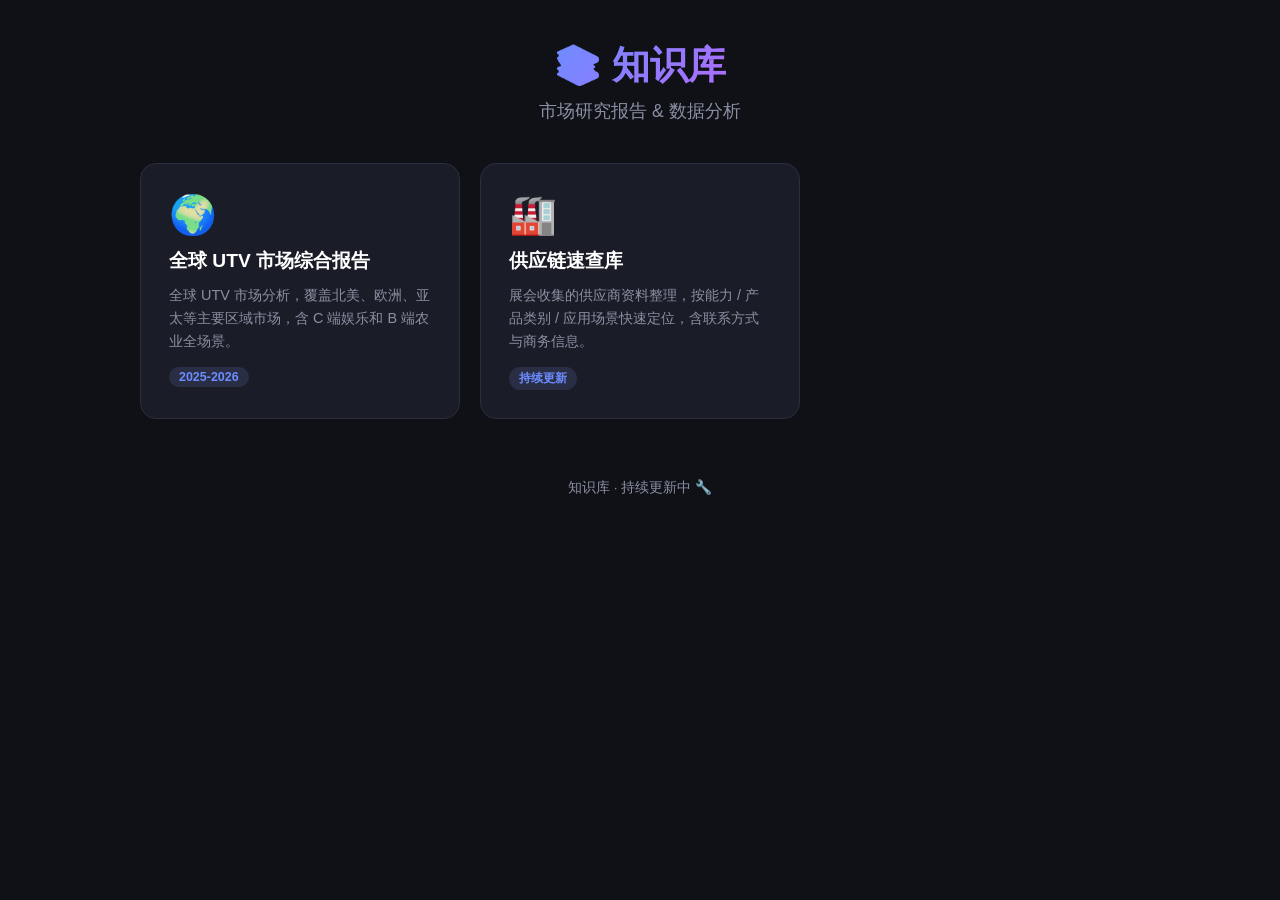
<file: index.html>
﻿<!DOCTYPE html>
<html lang="zh-CN">
<head>
<meta charset="UTF-8">
<meta name="viewport" content="width=device-width, initial-scale=1.0">
<title>📚 知识库 - Knowledge Base</title>
<style>
  :root {
    --bg: #0f1117;
    --card: #1a1d27;
    --border: #2a2e3d;
    --text: #e4e6f0;
    --text-dim: #8b8fa3;
    --accent: #6c8cff;
    --radius: 16px;
  }
  * { margin: 0; padding: 0; box-sizing: border-box; }
  body {
    font-family: -apple-system, BlinkMacSystemFont, 'Segoe UI', 'PingFang SC', 'Microsoft YaHei', sans-serif;
    background: var(--bg);
    color: var(--text);
    min-height: 100vh;
    display: flex;
    flex-direction: column;
    align-items: center;
    padding: 40px 20px;
  }
  h1 {
    font-size: 2.4em;
    font-weight: 800;
    margin-bottom: 8px;
    background: linear-gradient(135deg, #6c8cff, #b06cff);
    -webkit-background-clip: text;
    -webkit-text-fill-color: transparent;
  }
  .subtitle { color: var(--text-dim); margin-bottom: 40px; font-size: 1.1em; }
  .grid {
    display: grid;
    grid-template-columns: repeat(auto-fill, minmax(300px, 1fr));
    gap: 20px;
    width: 100%;
    max-width: 1000px;
  }
  .card {
    background: var(--card);
    border: 1px solid var(--border);
    border-radius: var(--radius);
    padding: 28px;
    text-decoration: none;
    color: var(--text);
    transition: transform 0.2s, border-color 0.2s, box-shadow 0.2s;
    display: flex;
    flex-direction: column;
    gap: 10px;
  }
  .card:hover {
    transform: translateY(-4px);
    border-color: var(--accent);
    box-shadow: 0 8px 32px rgba(108,140,255,0.15);
  }
  .card .icon { font-size: 2.4em; }
  .card .title { font-size: 1.2em; font-weight: 700; color: #fff; }
  .card .desc { color: var(--text-dim); font-size: 0.9em; line-height: 1.6; }
  .card .tag {
    display: inline-block;
    background: #2a2e45;
    color: var(--accent);
    padding: 3px 10px;
    border-radius: 20px;
    font-size: 0.78em;
    font-weight: 600;
    width: fit-content;
    margin-top: 4px;
  }
  footer {
    margin-top: 60px;
    color: var(--text-dim);
    font-size: 0.85em;
  }
</style>
</head>
<body>

<h1>📚 知识库</h1>
<p class="subtitle">市场研究报告 & 数据分析</p>

<div class="grid">

  <a class="card" href="utv-global-market-report.html">
    <div class="icon">🌍</div>
    <div class="title">全球 UTV 市场综合报告</div>
    <div class="desc">全球 UTV 市场分析，覆盖北美、欧洲、亚太等主要区域市场，含 C 端娱乐和 B 端农业全场景。</div>
    <div class="tag">2025-2026</div>
  </a>

  <a class="card" href="supply-chain/index.html">
    <div class="icon">🏭</div>
    <div class="title">供应链速查库</div>
    <div class="desc">展会收集的供应商资料整理，按能力 / 产品类别 / 应用场景快速定位，含联系方式与商务信息。</div>
    <div class="tag">持续更新</div>
  </a>

</div>

<footer>
  <p>知识库 · 持续更新中 🔧</p>
</footer>

</body>
</html>
</file>
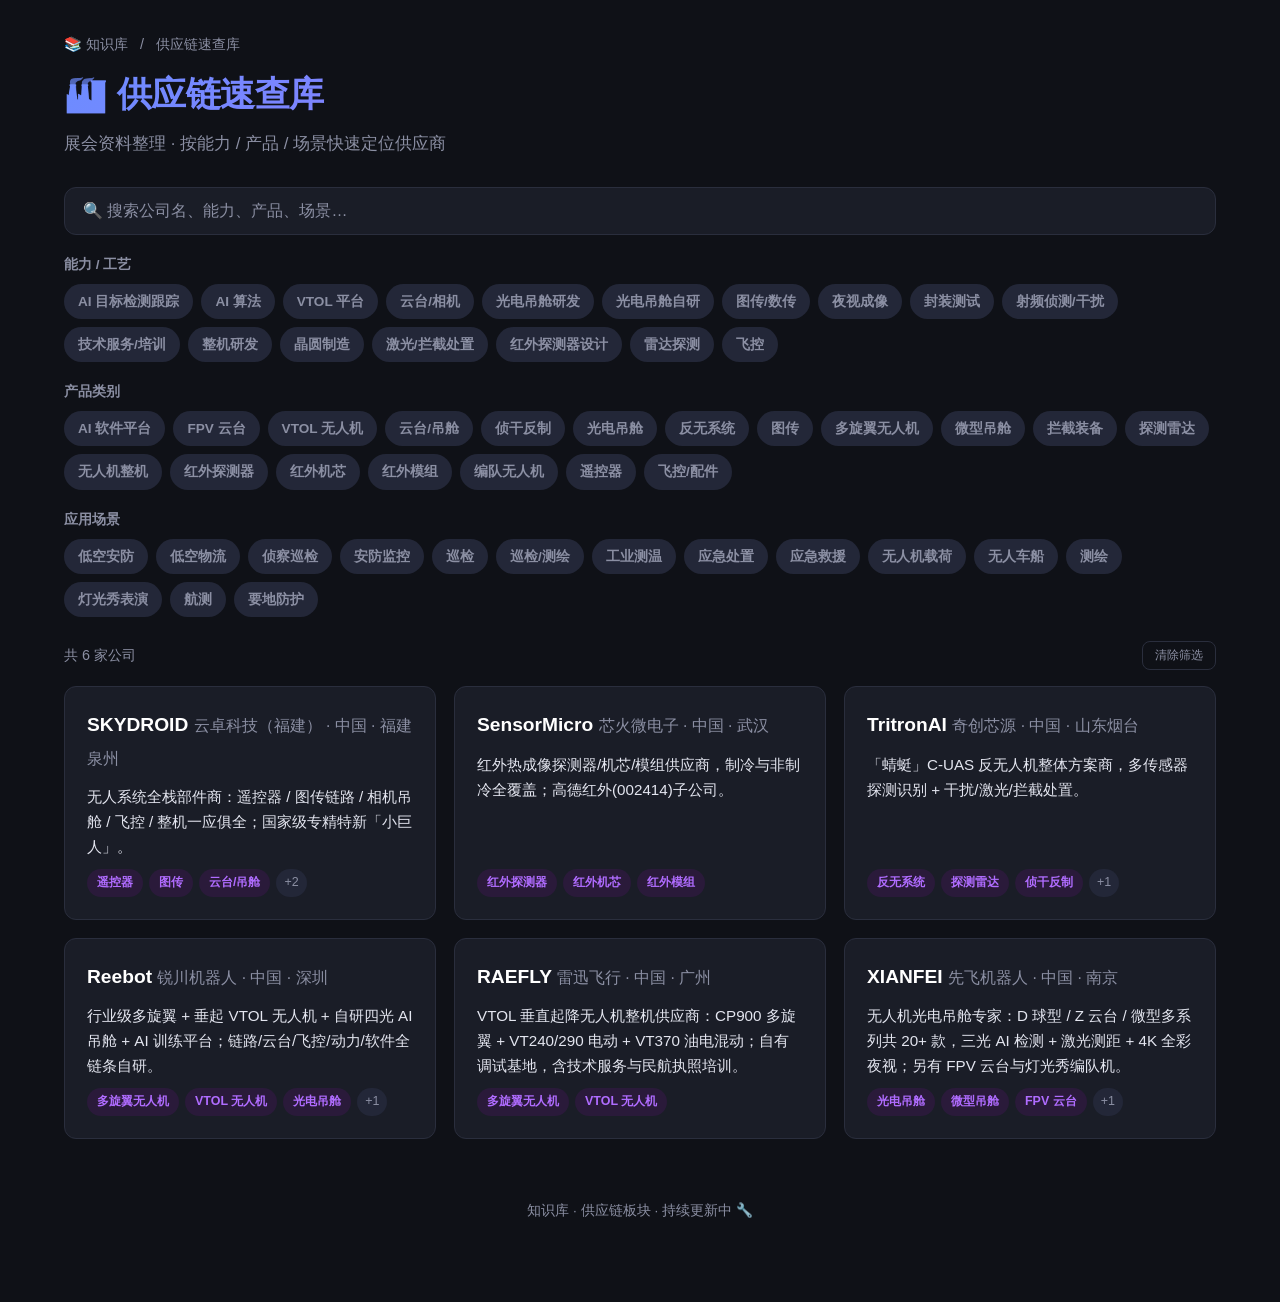
<file: supply-chain/index.html>
<!DOCTYPE html>
<html lang="zh-CN">
<head>
<meta charset="UTF-8">
<meta name="viewport" content="width=device-width, initial-scale=1.0">
<title>🏭 供应链速查库 - Knowledge Base</title>
<link rel="stylesheet" href="style.css">
</head>
<body>
<div class="container">

  <div class="topbar">
    <a href="../index.html">📚 知识库</a>
    <span>/</span>
    <span>供应链速查库</span>
  </div>

  <h1>🏭 供应链速查库</h1>
  <p class="subtitle">展会资料整理 · 按能力 / 产品 / 场景快速定位供应商</p>

  <!-- 搜索 -->
  <input type="text" id="search" class="search-box" placeholder="🔍 搜索公司名、能力、产品、场景…">

  <!-- 三类筛选 -->
  <div class="filter-group">
    <span class="flabel">能力 / 工艺</span>
    <div class="chips" id="filter-capabilities"></div>
  </div>
  <div class="filter-group">
    <span class="flabel">产品类别</span>
    <div class="chips" id="filter-categories"></div>
  </div>
  <div class="filter-group">
    <span class="flabel">应用场景</span>
    <div class="chips" id="filter-scenarios"></div>
  </div>

  <div class="result-bar">
    <span id="result-count"></span>
    <button class="btn-clear" id="clear-btn">清除筛选</button>
  </div>

  <!-- 公司卡片 -->
  <div class="grid" id="grid"></div>

  <footer>知识库 · 供应链板块 · 持续更新中 🔧</footer>
</div>

<script src="companies.js"></script>
<script>
  // 选中的筛选标签（按维度分组）
  const selected = { capabilities: new Set(), categories: new Set(), scenarios: new Set() };
  const facets = [
    { key: "capabilities", el: "filter-capabilities", cls: "cap" },
    { key: "categories",   el: "filter-categories",   cls: "cat" },
    { key: "scenarios",    el: "filter-scenarios",    cls: "scn" }
  ];

  // 从所有公司汇总每个维度的唯一标签，渲染筛选 chip
  function buildFilters() {
    facets.forEach(f => {
      const all = new Set();
      COMPANIES.forEach(c => (c[f.key] || []).forEach(t => all.add(t)));
      const box = document.getElementById(f.el);
      box.innerHTML = "";
      [...all].sort().forEach(tag => {
        const chip = document.createElement("span");
        chip.className = "chip";
        chip.textContent = tag;
        chip.onclick = () => {
          if (selected[f.key].has(tag)) { selected[f.key].delete(tag); chip.classList.remove("active"); }
          else { selected[f.key].add(tag); chip.classList.add("active"); }
          render();
        };
        box.appendChild(chip);
      });
    });
  }

  // 判断一家公司是否命中当前筛选 + 搜索
  function matches(c) {
    // 标签：每个维度内做交集（选了的标签都要满足）
    for (const f of facets) {
      for (const tag of selected[f.key]) {
        if (!(c[f.key] || []).includes(tag)) return false;
      }
    }
    // 搜索：匹配公司名/中文名/简介/所有标签
    const q = document.getElementById("search").value.trim().toLowerCase();
    if (q) {
      const hay = [c.name, c.nameZh, c.summary, c.region,
                   ...(c.capabilities||[]), ...(c.categories||[]), ...(c.scenarios||[])]
                   .join(" ").toLowerCase();
      if (!hay.includes(q)) return false;
    }
    return true;
  }

  function render() {
    const grid = document.getElementById("grid");
    const list = COMPANIES.filter(matches);
    document.getElementById("result-count").textContent = `共 ${list.length} 家公司`;
    grid.innerHTML = "";
    if (list.length === 0) {
      grid.innerHTML = '<div class="no-result">没有匹配的公司，试试减少筛选条件。</div>';
      return;
    }
    list.forEach(c => {
      const a = document.createElement("a");
      a.className = "company-card";
      a.href = c.detail;
      // 卡片只展示「产品类别」标签（最多 3 个），其余维度用于筛选/详情页
      const cats = c.categories || [];
      const shownTags = cats.slice(0, 3).map(t => `<span class="tag cat">${t}</span>`).join("");
      const moreTag = cats.length > 3 ? `<span class="tag-more">+${cats.length - 3}</span>` : "";
      a.innerHTML = `
        <div class="cc-name">${c.name} <span class="cc-region">${c.nameZh ? c.nameZh + " · " : ""}${c.region || ""}</span></div>
        <div class="cc-summary">${c.summary || ""}</div>
        <div class="tags">${shownTags}${moreTag}</div>`;
      grid.appendChild(a);
    });
  }

  document.getElementById("search").addEventListener("input", render);
  document.getElementById("clear-btn").addEventListener("click", () => {
    facets.forEach(f => selected[f.key].clear());
    document.querySelectorAll(".chip.active").forEach(ch => ch.classList.remove("active"));
    document.getElementById("search").value = "";
    render();
  });

  buildFilters();
  render();
</script>
</body>
</html>
</file>
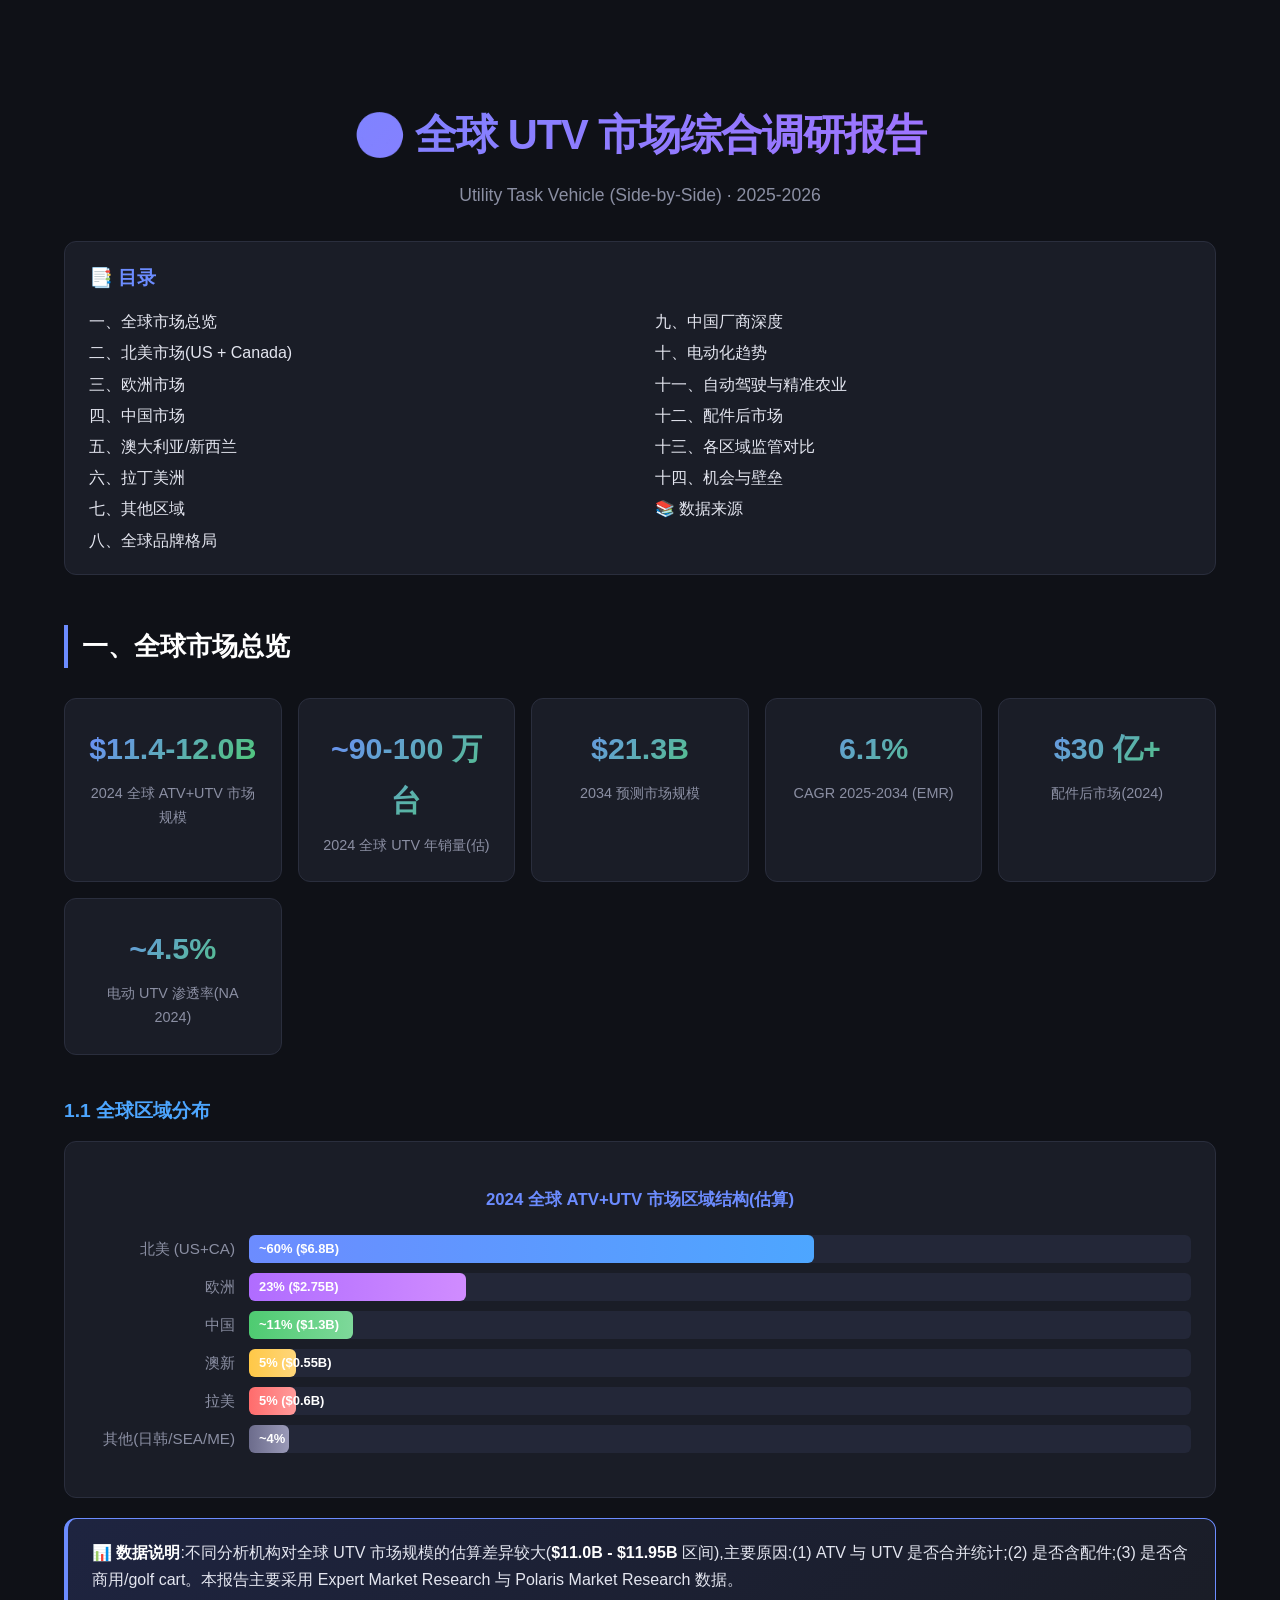
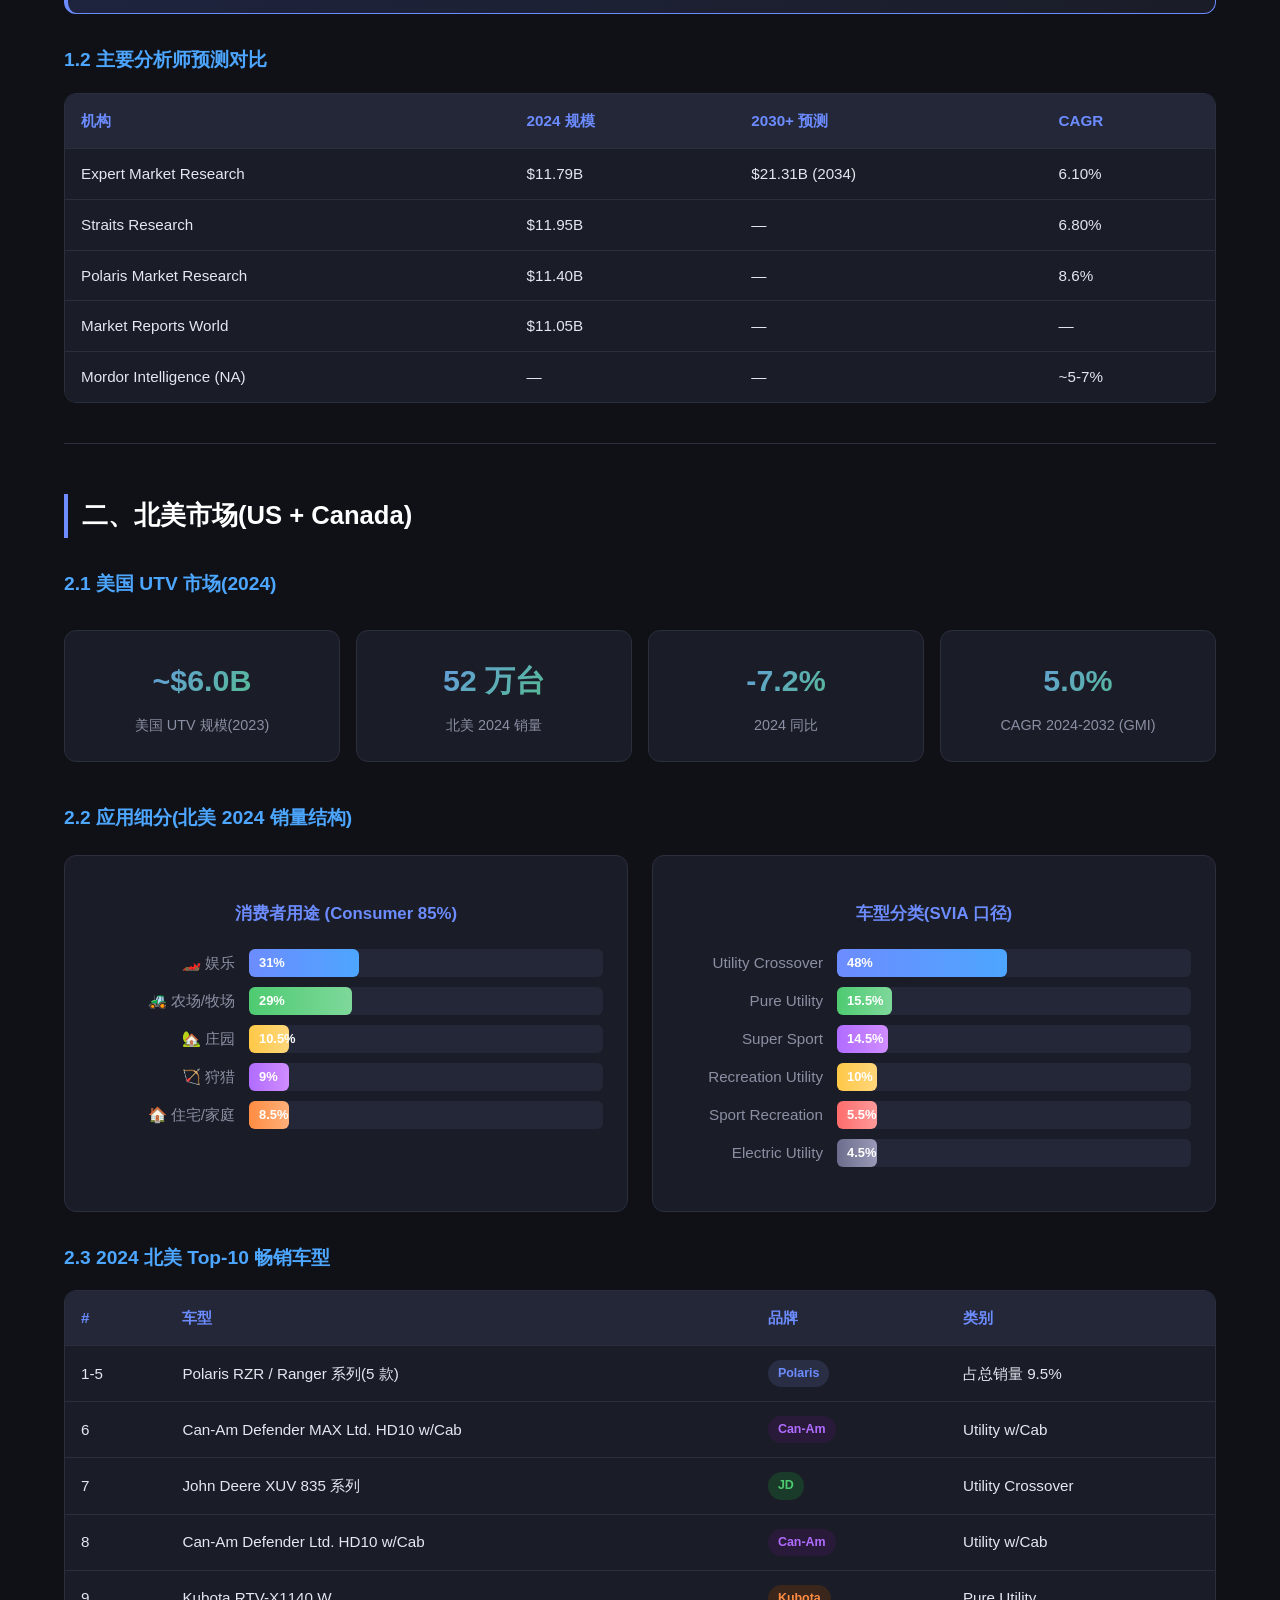
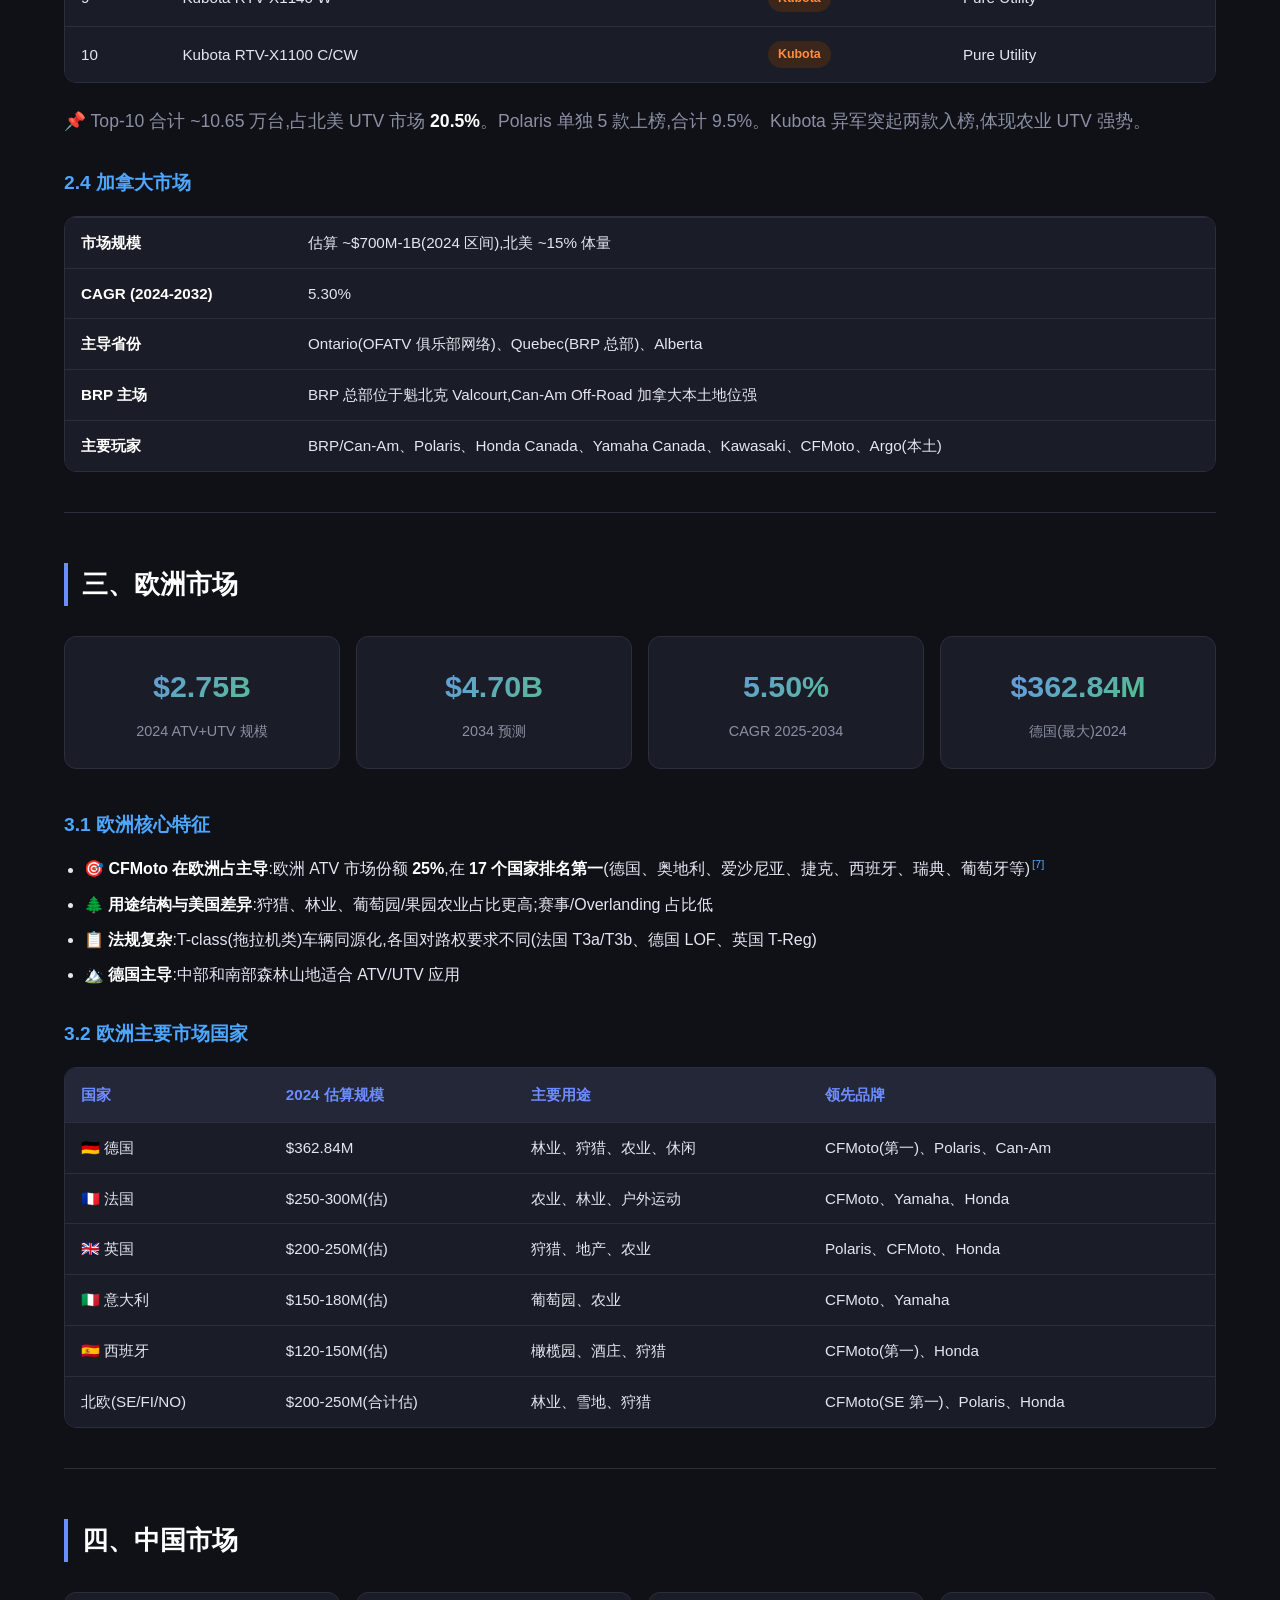
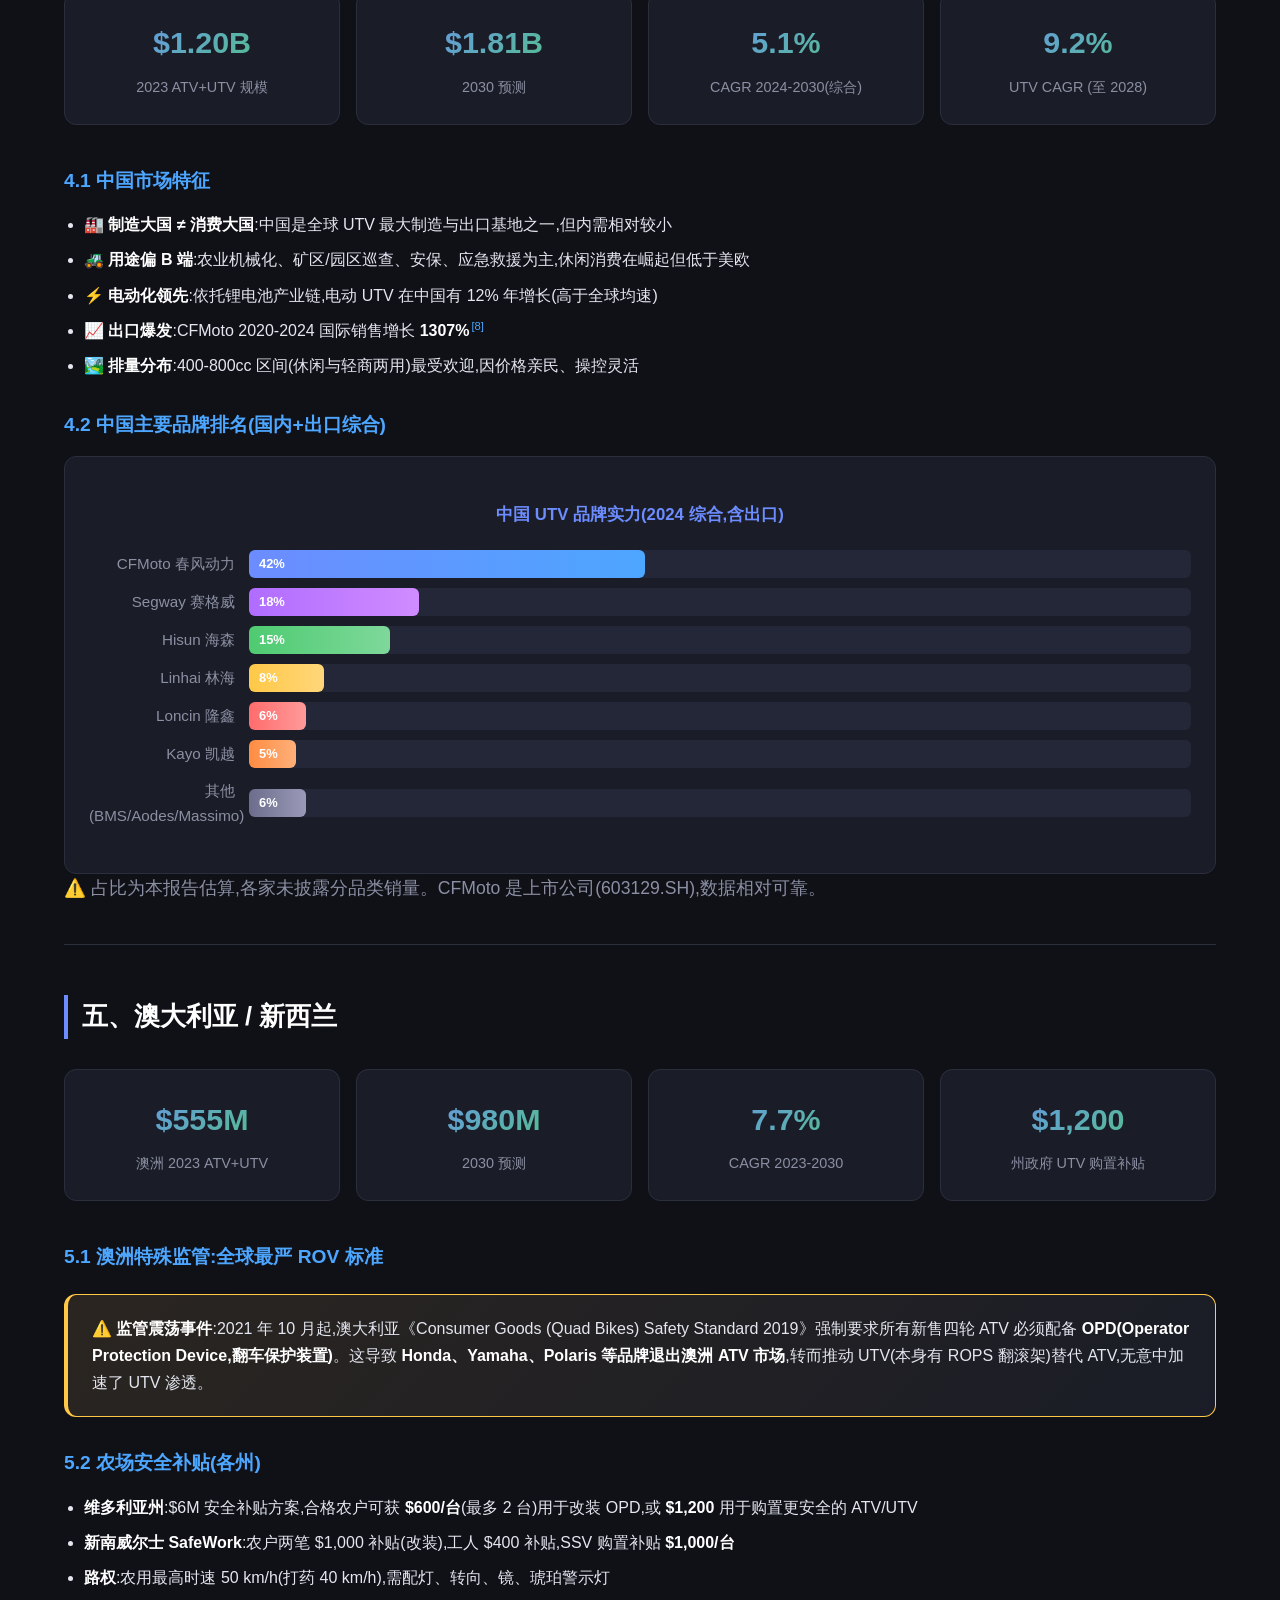
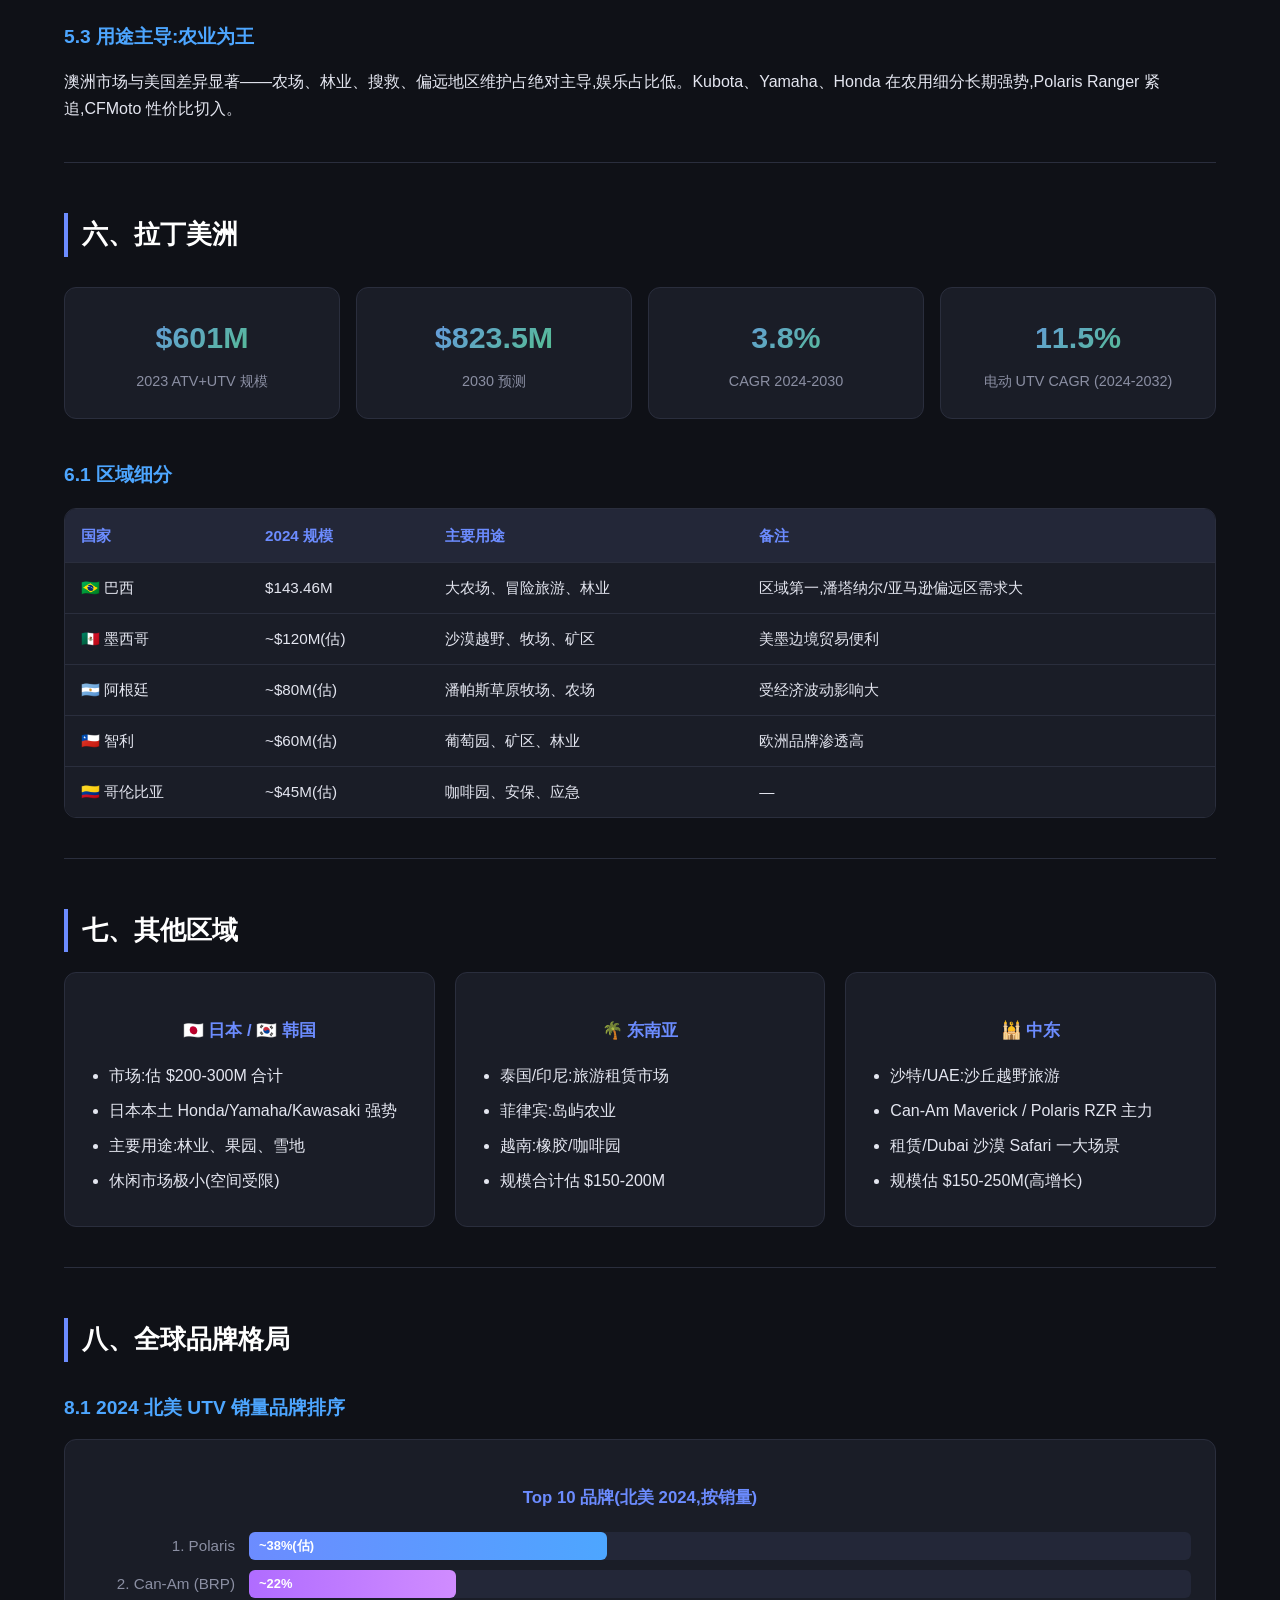
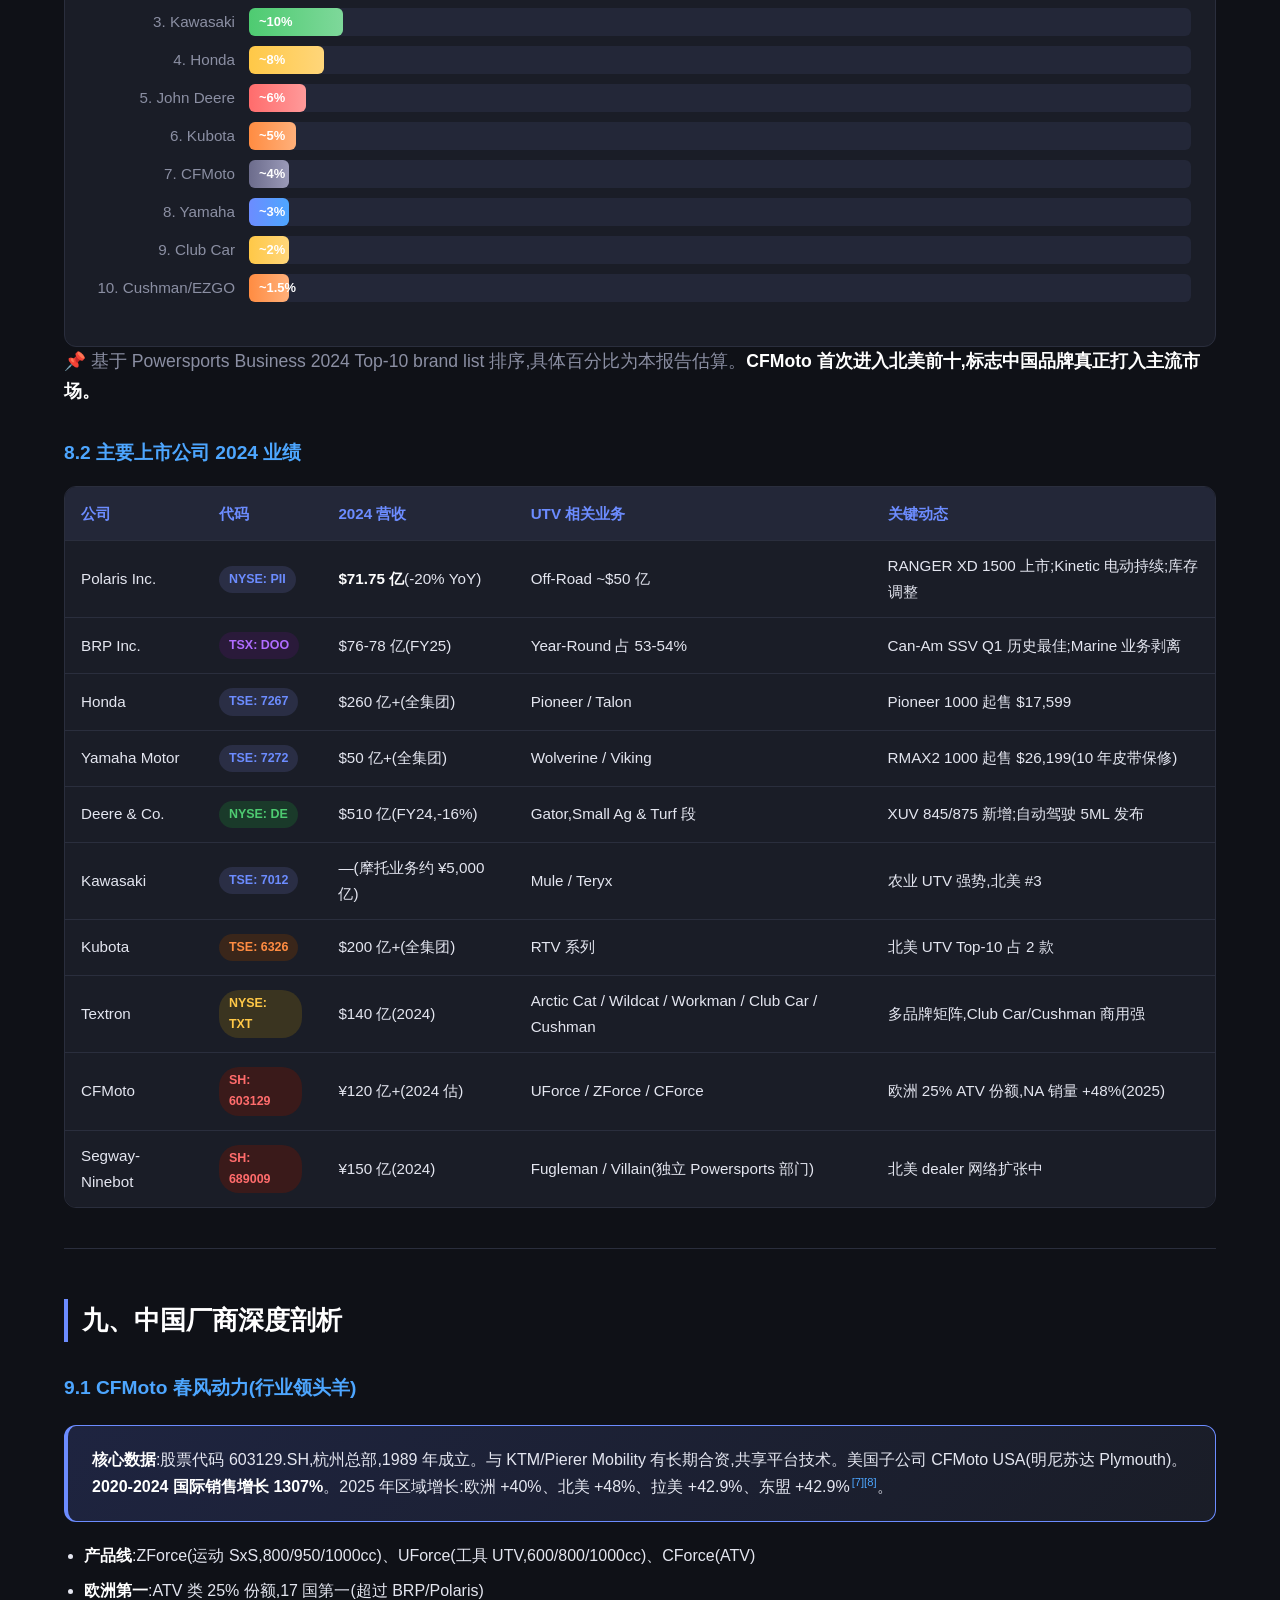
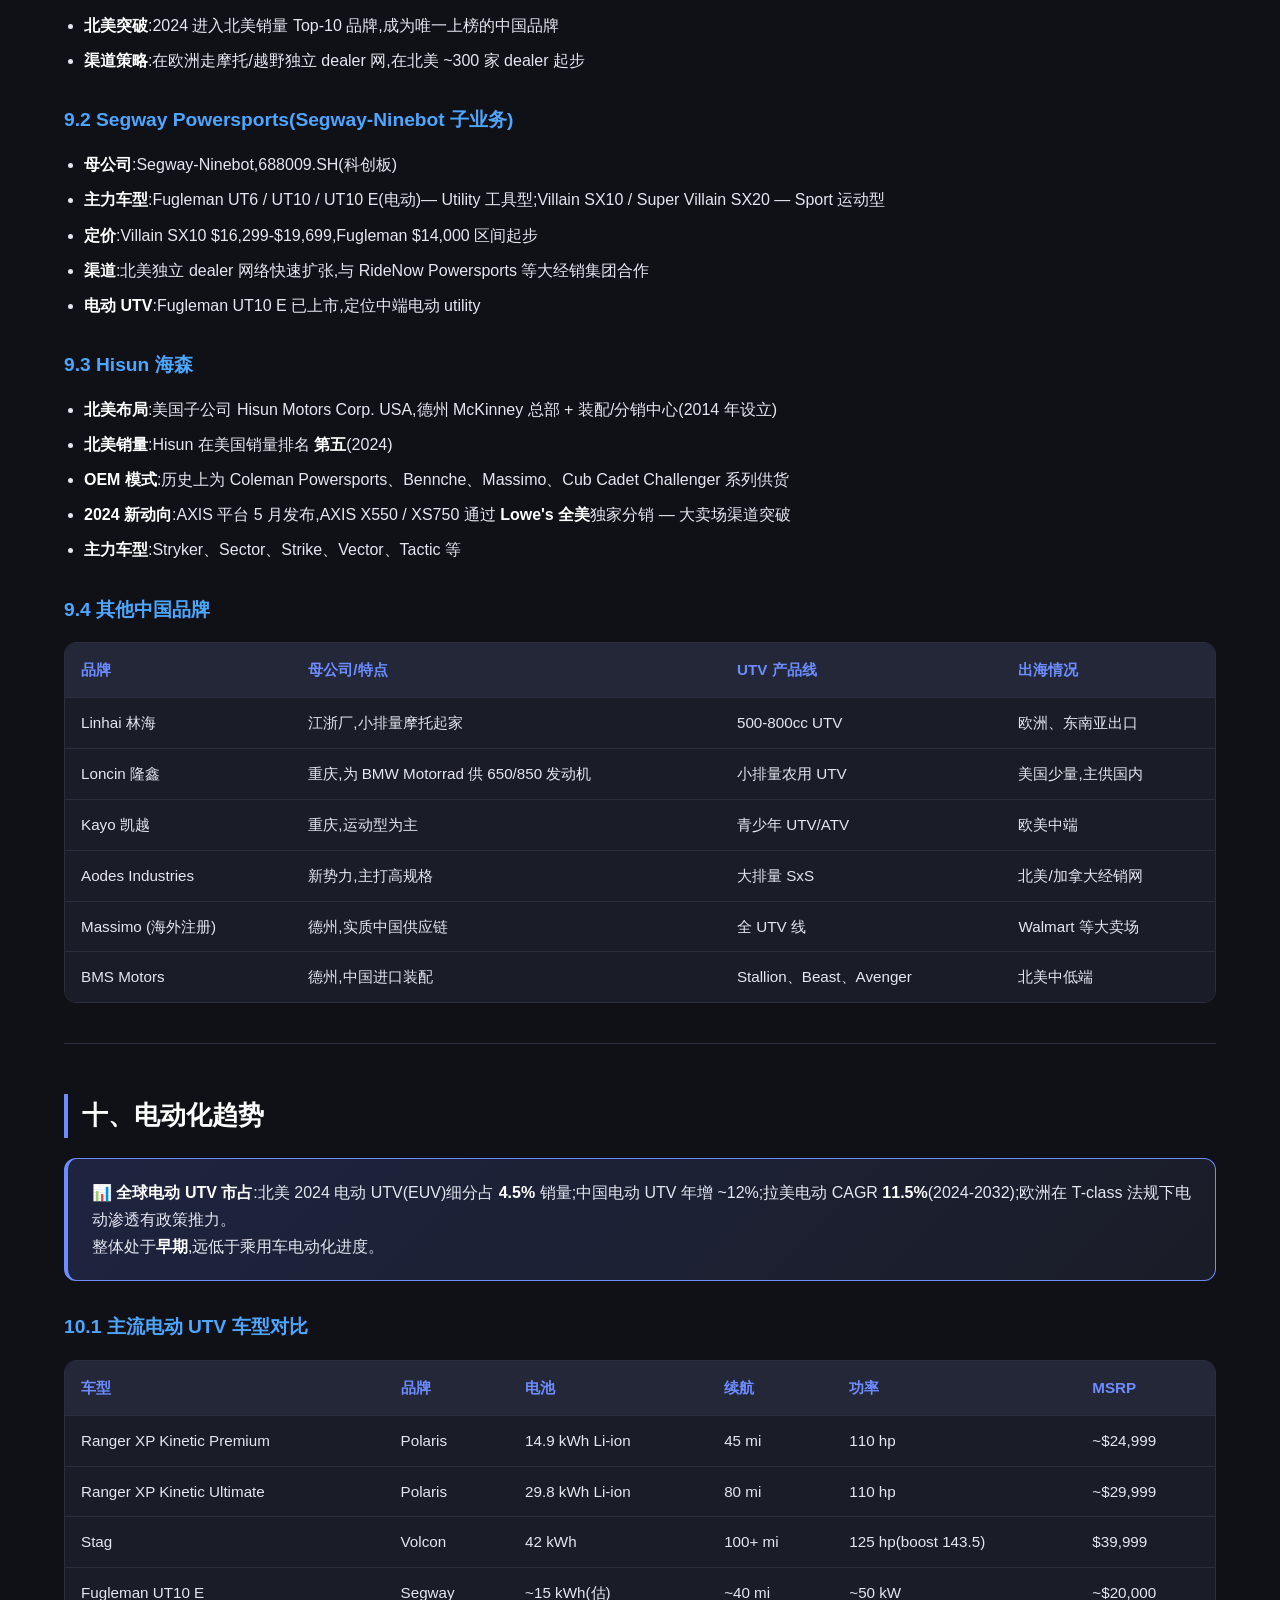
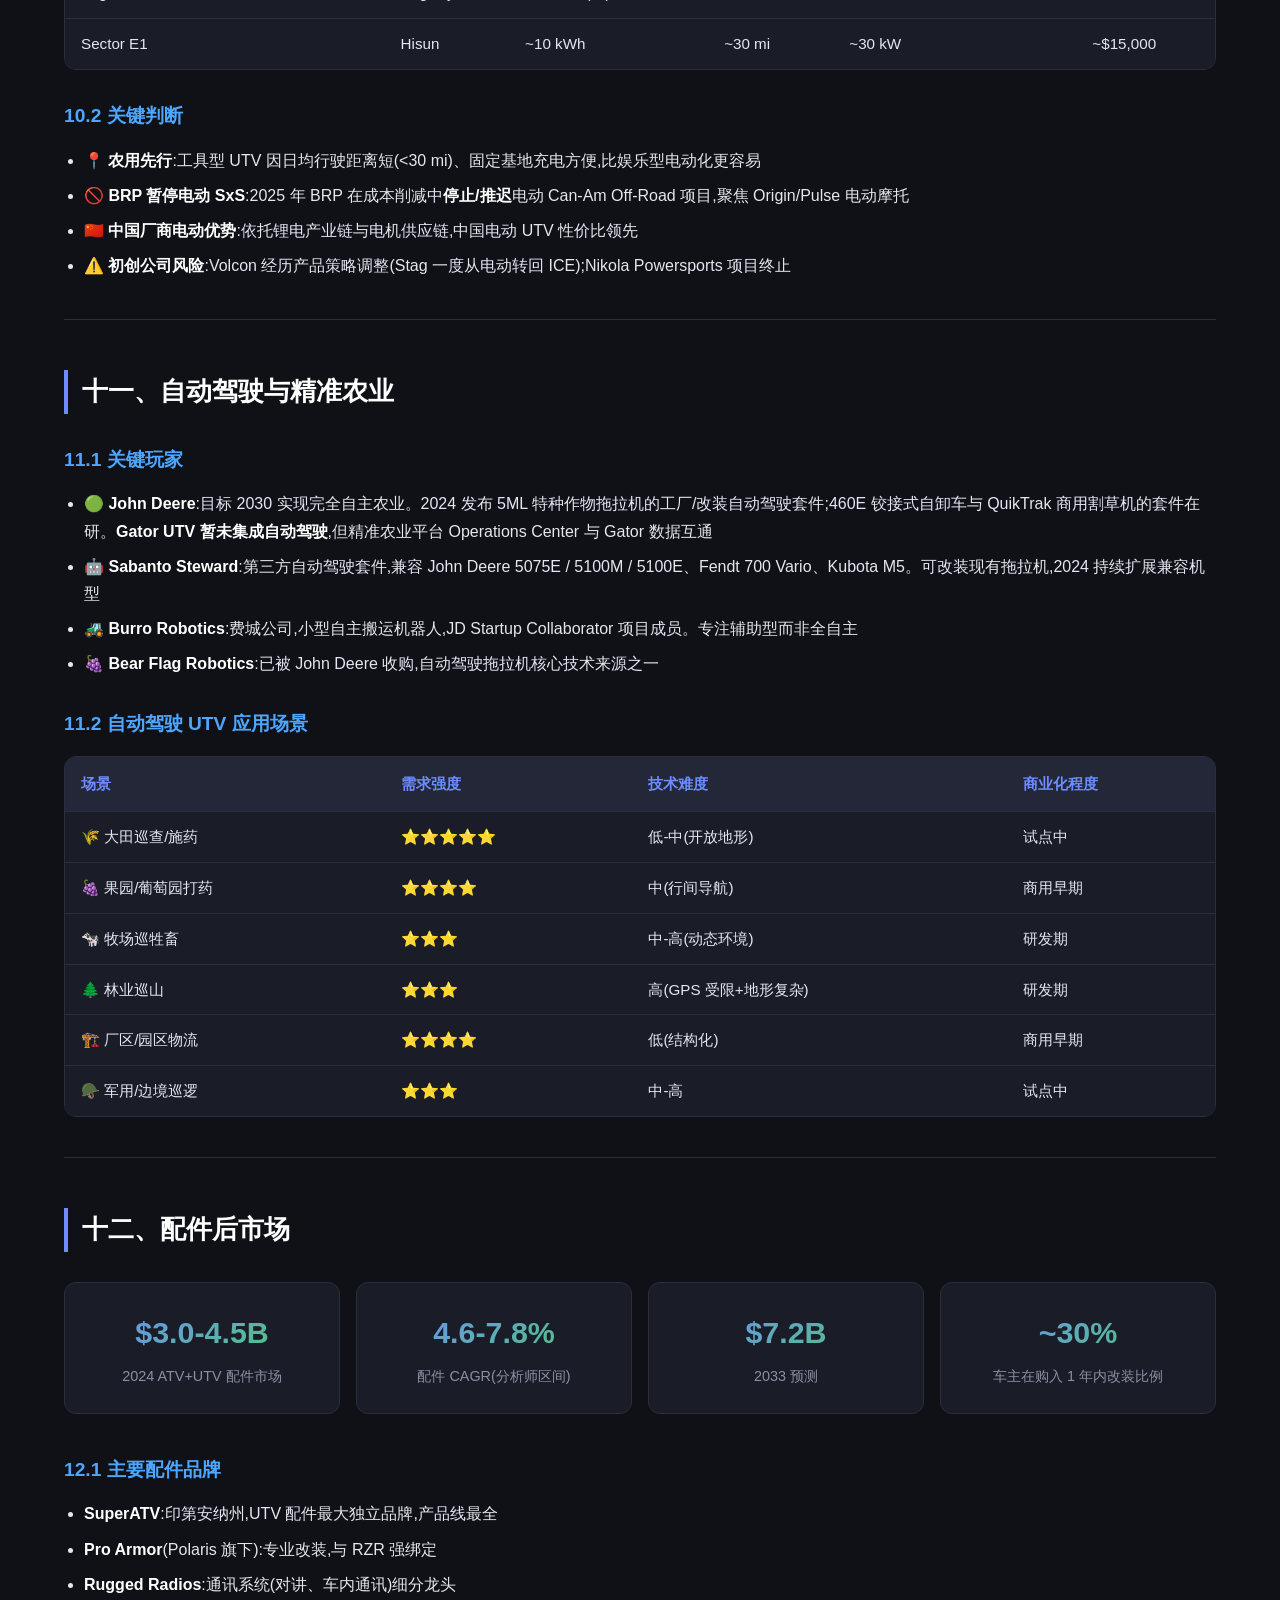
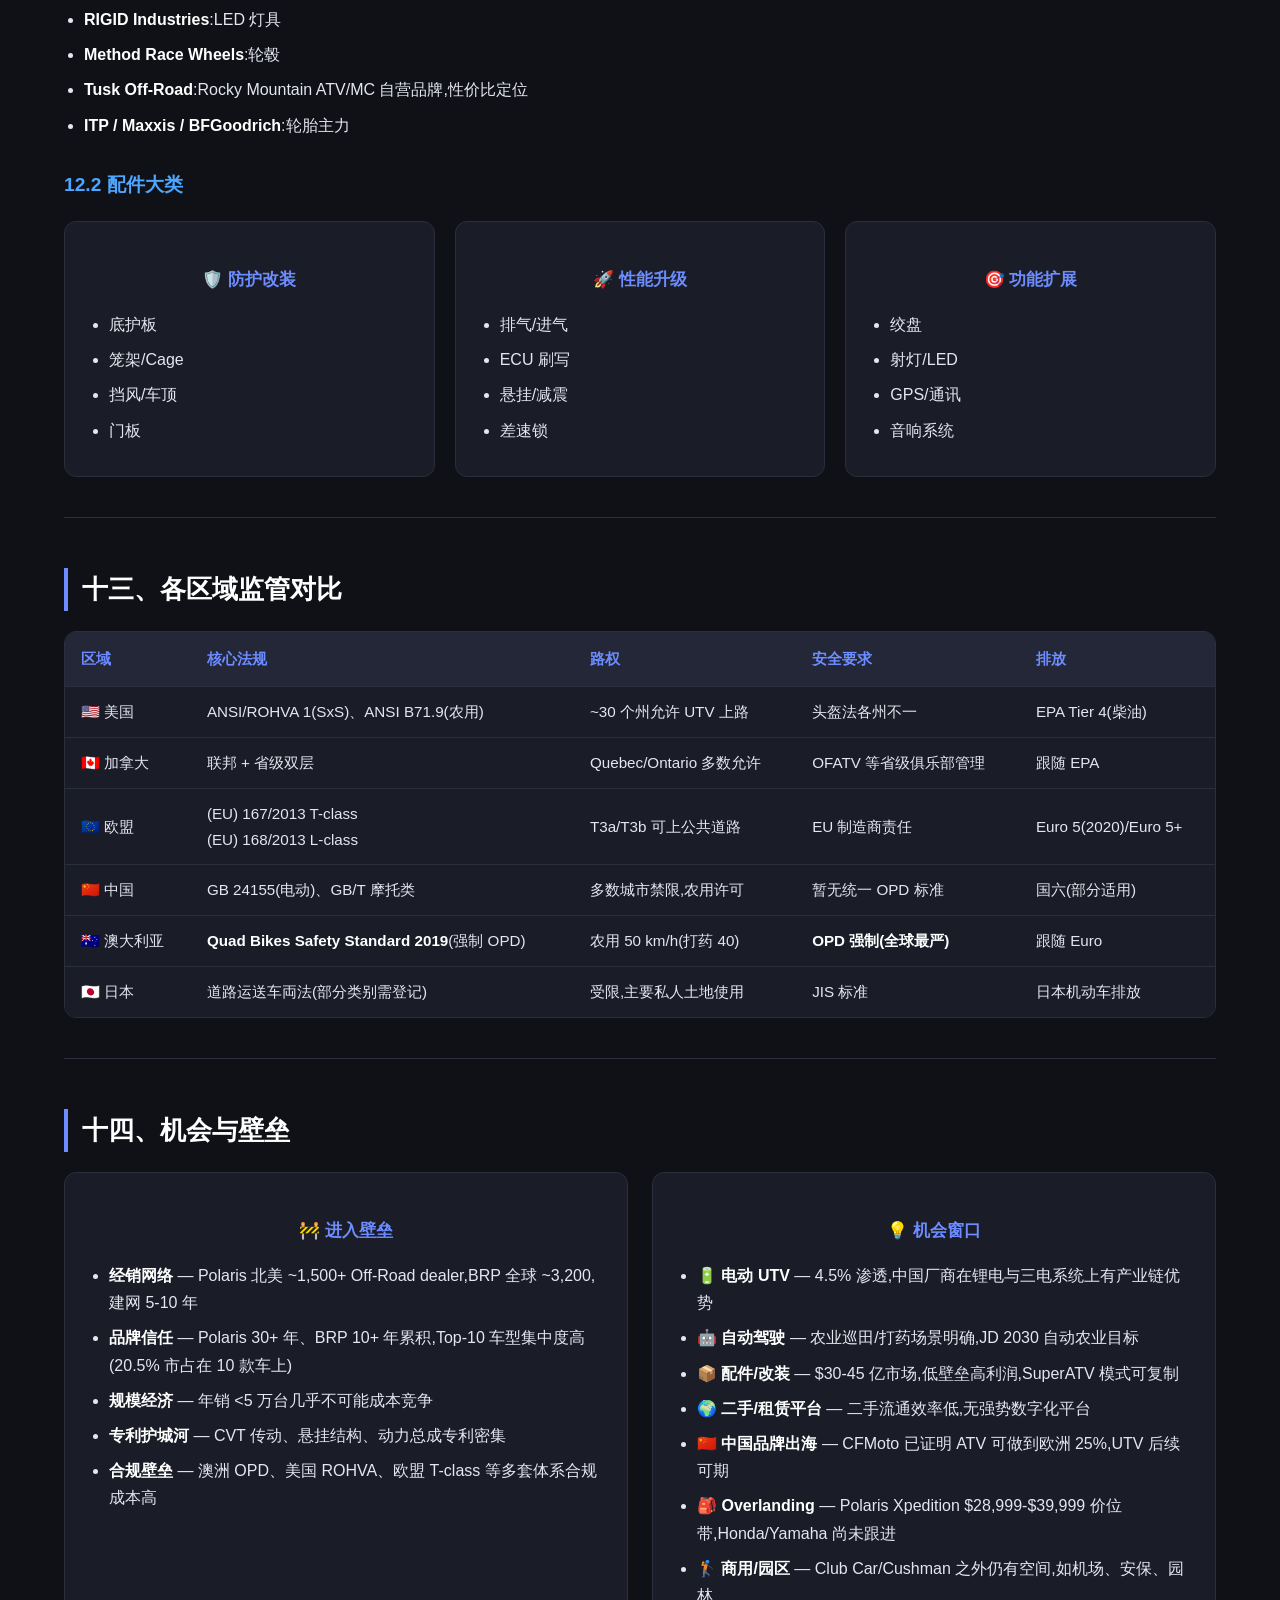
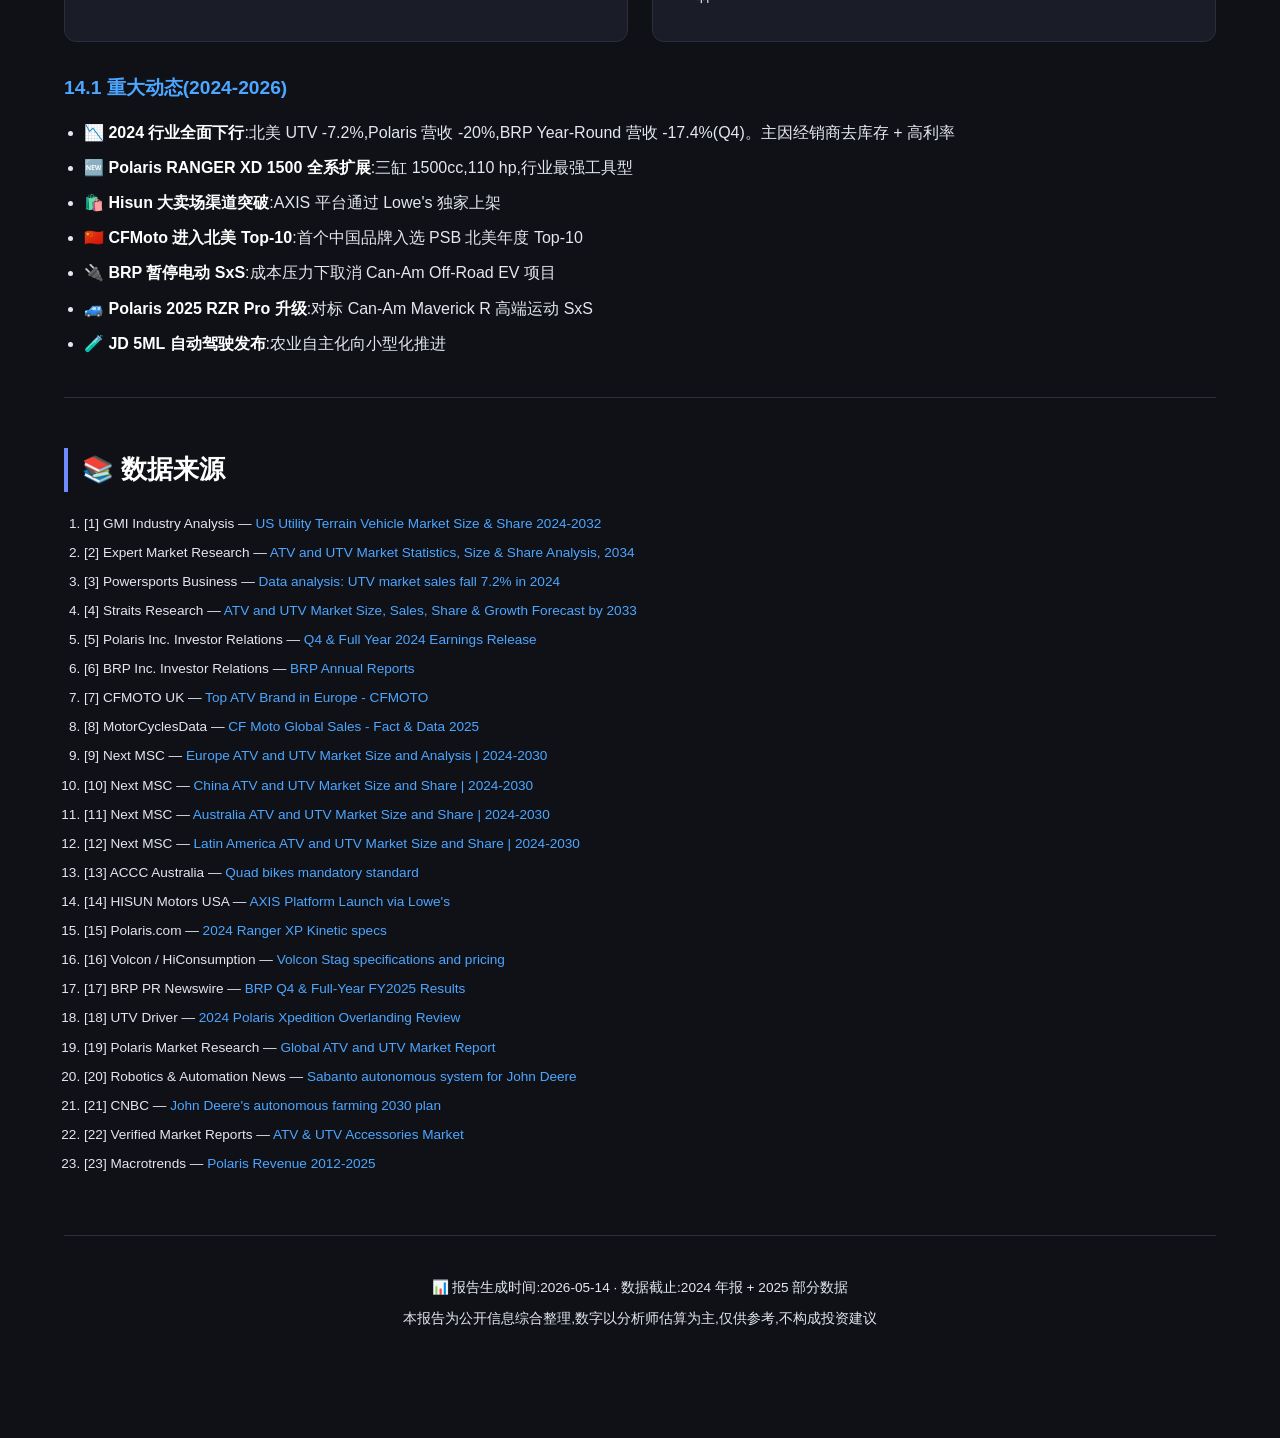
<file: utv-global-market-report.html>
<!DOCTYPE html>
<html lang="zh-CN">
<head>
<meta charset="UTF-8">
<meta name="viewport" content="width=device-width, initial-scale=1.0">
<title>全球 UTV 市场综合调研报告 2025-2026</title>
<style>
  :root {
    --bg: #0f1117;
    --card: #1a1d27;
    --card-hover: #22263a;
    --border: #2a2e3d;
    --text: #e4e6f0;
    --text-dim: #8b8fa3;
    --accent: #6c8cff;
    --accent2: #ff6c6c;
    --green: #4ecb71;
    --yellow: #ffc847;
    --blue: #4da6ff;
    --purple: #b06cff;
    --orange: #ff8c42;
    --red: #ff5757;
    --radius: 12px;
  }
  * { margin: 0; padding: 0; box-sizing: border-box; }
  body {
    font-family: -apple-system, BlinkMacSystemFont, 'Segoe UI', 'PingFang SC', 'Microsoft YaHei', sans-serif;
    background: var(--bg);
    color: var(--text);
    line-height: 1.7;
  }
  .container { max-width: 1200px; margin: 0 auto; padding: 40px 24px 80px; }
  h1 {
    font-size: 2.6em;
    font-weight: 800;
    text-align: center;
    padding: 60px 0 10px;
    background: linear-gradient(135deg, var(--accent), var(--purple));
    -webkit-background-clip: text;
    -webkit-text-fill-color: transparent;
    letter-spacing: -1px;
  }
  .subtitle { text-align: center; color: var(--text-dim); font-size: 1.1em; margin-bottom: 30px; }
  h2 {
    font-size: 1.6em;
    font-weight: 700;
    margin: 50px 0 20px;
    padding-left: 14px;
    border-left: 4px solid var(--accent);
    color: #fff;
  }
  h3 { font-size: 1.2em; font-weight: 600; margin: 30px 0 14px; color: var(--blue); }
  h4 { font-size: 1.05em; font-weight: 600; margin: 20px 0 10px; color: var(--text); }
  section { margin-bottom: 20px; }
  p, li { color: var(--text); margin-bottom: 8px; }
  li { margin-left: 20px; }
  strong { color: #fff; }

  .hero-grid {
    display: grid;
    grid-template-columns: repeat(auto-fit, minmax(200px, 1fr));
    gap: 16px;
    margin: 30px 0 40px;
  }
  .hero-card {
    background: var(--card);
    border: 1px solid var(--border);
    border-radius: var(--radius);
    padding: 24px;
    text-align: center;
    transition: transform 0.2s, border-color 0.2s;
  }
  .hero-card:hover { transform: translateY(-3px); border-color: var(--accent); }
  .hero-card .val {
    font-size: 1.9em;
    font-weight: 800;
    background: linear-gradient(135deg, var(--accent), var(--green));
    -webkit-background-clip: text;
    -webkit-text-fill-color: transparent;
  }
  .hero-card .label { color: var(--text-dim); font-size: 0.9em; margin-top: 6px; }

  .table-wrap {
    overflow-x: auto;
    margin: 16px 0 24px;
    border-radius: var(--radius);
    border: 1px solid var(--border);
  }
  table { width: 100%; border-collapse: collapse; font-size: 0.95em; background: var(--card); }
  th {
    background: #232738;
    color: var(--accent);
    font-weight: 600;
    text-align: left;
    padding: 14px 16px;
    white-space: nowrap;
  }
  td { padding: 12px 16px; border-top: 1px solid var(--border); color: var(--text); }
  tr:hover td { background: var(--card-hover); }

  .callout {
    background: linear-gradient(135deg, #1e2440, #1a1d27);
    border: 1px solid var(--accent);
    border-left: 4px solid var(--accent);
    border-radius: var(--radius);
    padding: 20px 24px;
    margin: 20px 0;
  }
  .callout.warn { border-color: var(--yellow); border-left-color: var(--yellow); background: linear-gradient(135deg, #2a2520, #1a1d27); }
  .callout.error { border-color: var(--red); border-left-color: var(--red); background: linear-gradient(135deg, #2a1a1a, #1a1d27); }
  .callout.success { border-color: var(--green); border-left-color: var(--green); background: linear-gradient(135deg, #1a2a20, #1a1d27); }

  .bar-chart { margin: 20px 0; }
  .bar-row { display: flex; align-items: center; margin-bottom: 10px; font-size: 0.95em; }
  .bar-label { width: 160px; text-align: right; padding-right: 14px; color: var(--text-dim); flex-shrink: 0; }
  .bar-track { flex: 1; background: #232738; border-radius: 6px; height: 28px; position: relative; overflow: visible; }
  .bar-fill {
    height: 100%;
    border-radius: 6px;
    display: flex;
    align-items: center;
    padding-left: 10px;
    padding-right: 8px;
    font-size: 0.85em;
    font-weight: 600;
    color: #fff;
    min-width: 40px;
    white-space: nowrap;
    transition: width 0.6s ease;
  }
  .bar-c1 { background: linear-gradient(90deg, #6c8cff, #4da6ff); }
  .bar-c2 { background: linear-gradient(90deg, #b06cff, #d08cff); }
  .bar-c3 { background: linear-gradient(90deg, #4ecb71, #7ed89a); }
  .bar-c4 { background: linear-gradient(90deg, #ffc847, #ffd67a); }
  .bar-c5 { background: linear-gradient(90deg, #ff6c6c, #ff9a9a); }
  .bar-c6 { background: linear-gradient(90deg, #ff8c42, #ffb07a); }
  .bar-c7 { background: linear-gradient(90deg, #6c6c8c, #9a9ab8); }

  .two-col { display: grid; grid-template-columns: 1fr 1fr; gap: 24px; margin: 20px 0; }
  .three-col { display: grid; grid-template-columns: repeat(3, 1fr); gap: 20px; margin: 20px 0; }
  @media (max-width: 800px) {
    .two-col, .three-col { grid-template-columns: 1fr; }
    h1 { font-size: 1.8em; }
  }
  .chart-box { background: var(--card); border: 1px solid var(--border); border-radius: var(--radius); padding: 24px; }
  .chart-box h4 { color: var(--accent); margin-bottom: 16px; text-align: center; }

  .tag {
    display: inline-block;
    background: #2a2e45;
    color: var(--accent);
    padding: 3px 10px;
    border-radius: 20px;
    font-size: 0.82em;
    font-weight: 600;
    margin: 2px 4px 2px 0;
  }
  .tag.green { background: #1a3a2a; color: var(--green); }
  .tag.yellow { background: #3a3420; color: var(--yellow); }
  .tag.red { background: #3a1a1a; color: var(--accent2); }
  .tag.purple { background: #2a1a3a; color: var(--purple); }
  .tag.orange { background: #3a261a; color: var(--orange); }

  .diff-wrong { color: var(--red); text-decoration: line-through; }
  .diff-right { color: var(--green); font-weight: 700; }

  .divider { border: none; border-top: 1px solid var(--border); margin: 40px 0; }

  .source-list { font-size: 0.85em; color: var(--text-dim); }
  .source-list li { margin-bottom: 6px; word-break: break-all; }
  .source-list a { color: var(--blue); text-decoration: none; }
  .source-list a:hover { text-decoration: underline; }

  sup { color: var(--blue); cursor: help; font-size: 0.7em; padding-left: 2px; }

  .toc {
    background: var(--card);
    border: 1px solid var(--border);
    border-radius: var(--radius);
    padding: 20px 24px;
    margin: 30px 0;
  }
  .toc h3 { margin-top: 0; color: var(--accent); }
  .toc ul { columns: 2; column-gap: 30px; }
  .toc li { margin-bottom: 4px; list-style: none; margin-left: 0; }
  .toc a { color: var(--text); text-decoration: none; }
  .toc a:hover { color: var(--accent); }
  @media (max-width: 600px) { .toc ul { columns: 1; } }

  footer {
    text-align: center;
    color: var(--text-dim);
    font-size: 0.85em;
    padding: 40px 0 20px;
    border-top: 1px solid var(--border);
    margin-top: 60px;
  }
</style>
</head>
<body>
<div class="container">

<h1>🌍 全球 UTV 市场综合调研报告</h1>
<p class="subtitle">Utility Task Vehicle (Side-by-Side) · 2025-2026</p>

<!-- TOC -->
<div class="toc">
  <h3>📑 目录</h3>
  <ul>
    <li><a href="#section-1">一、全球市场总览</a></li>
    <li><a href="#section-2">二、北美市场(US + Canada)</a></li>
    <li><a href="#section-3">三、欧洲市场</a></li>
    <li><a href="#section-4">四、中国市场</a></li>
    <li><a href="#section-5">五、澳大利亚/新西兰</a></li>
    <li><a href="#section-6">六、拉丁美洲</a></li>
    <li><a href="#section-7">七、其他区域</a></li>
    <li><a href="#section-8">八、全球品牌格局</a></li>
    <li><a href="#section-9">九、中国厂商深度</a></li>
    <li><a href="#section-10">十、电动化趋势</a></li>
    <li><a href="#section-11">十一、自动驾驶与精准农业</a></li>
    <li><a href="#section-12">十二、配件后市场</a></li>
    <li><a href="#section-13">十三、各区域监管对比</a></li>
    <li><a href="#section-14">十四、机会与壁垒</a></li>
    <li><a href="#sources">📚 数据来源</a></li>
  </ul>
</div>

<!-- 一、全球总览 -->
<h2 id="section-1">一、全球市场总览</h2>

<div class="hero-grid">
  <div class="hero-card">
    <div class="val">$11.4-12.0B</div>
    <div class="label">2024 全球 ATV+UTV 市场规模</div>
  </div>
  <div class="hero-card">
    <div class="val">~90-100 万台</div>
    <div class="label">2024 全球 UTV 年销量(估)</div>
  </div>
  <div class="hero-card">
    <div class="val">$21.3B</div>
    <div class="label">2034 预测市场规模</div>
  </div>
  <div class="hero-card">
    <div class="val">6.1%</div>
    <div class="label">CAGR 2025-2034 (EMR)</div>
  </div>
  <div class="hero-card">
    <div class="val">$30 亿+</div>
    <div class="label">配件后市场(2024)</div>
  </div>
  <div class="hero-card">
    <div class="val">~4.5%</div>
    <div class="label">电动 UTV 渗透率(NA 2024)</div>
  </div>
</div>

<h3>1.1 全球区域分布</h3>
<div class="chart-box">
  <h4>2024 全球 ATV+UTV 市场区域结构(估算)</h4>
  <div class="bar-chart">
    <div class="bar-row"><span class="bar-label">北美 (US+CA)</span><div class="bar-track"><div class="bar-fill bar-c1" style="width:60%">~60% ($6.8B)</div></div></div>
    <div class="bar-row"><span class="bar-label">欧洲</span><div class="bar-track"><div class="bar-fill bar-c2" style="width:23%">23% ($2.75B)</div></div></div>
    <div class="bar-row"><span class="bar-label">中国</span><div class="bar-track"><div class="bar-fill bar-c3" style="width:11%">~11% ($1.3B)</div></div></div>
    <div class="bar-row"><span class="bar-label">澳新</span><div class="bar-track"><div class="bar-fill bar-c4" style="width:5%">5% ($0.55B)</div></div></div>
    <div class="bar-row"><span class="bar-label">拉美</span><div class="bar-track"><div class="bar-fill bar-c5" style="width:5%">5% ($0.6B)</div></div></div>
    <div class="bar-row"><span class="bar-label">其他(日韩/SEA/ME)</span><div class="bar-track"><div class="bar-fill bar-c7" style="width:4%">~4%</div></div></div>
  </div>
</div>

<div class="callout">
  <strong>📊 数据说明</strong>:不同分析机构对全球 UTV 市场规模的估算差异较大(<strong>$11.0B - $11.95B</strong> 区间),主要原因:(1) ATV 与 UTV 是否合并统计;(2) 是否含配件;(3) 是否含商用/golf cart。本报告主要采用 Expert Market Research 与 Polaris Market Research 数据。
</div>

<h3>1.2 主要分析师预测对比</h3>
<div class="table-wrap">
<table>
  <thead><tr><th>机构</th><th>2024 规模</th><th>2030+ 预测</th><th>CAGR</th></tr></thead>
  <tbody>
    <tr><td>Expert Market Research</td><td>$11.79B</td><td>$21.31B (2034)</td><td>6.10%</td></tr>
    <tr><td>Straits Research</td><td>$11.95B</td><td>—</td><td>6.80%</td></tr>
    <tr><td>Polaris Market Research</td><td>$11.40B</td><td>—</td><td>8.6%</td></tr>
    <tr><td>Market Reports World</td><td>$11.05B</td><td>—</td><td>—</td></tr>
    <tr><td>Mordor Intelligence (NA)</td><td>—</td><td>—</td><td>~5-7%</td></tr>
  </tbody>
</table>
</div>

<hr class="divider">

<!-- 二、北美 -->
<h2 id="section-2">二、北美市场(US + Canada)</h2>

<h3>2.1 美国 UTV 市场(2024)</h3>
<div class="hero-grid">
  <div class="hero-card"><div class="val">~$6.0B</div><div class="label">美国 UTV 规模(2023)</div></div>
  <div class="hero-card"><div class="val">52 万台</div><div class="label">北美 2024 销量</div></div>
  <div class="hero-card"><div class="val">-7.2%</div><div class="label">2024 同比</div></div>
  <div class="hero-card"><div class="val">5.0%</div><div class="label">CAGR 2024-2032 (GMI)</div></div>
</div>

<h3>2.2 应用细分(北美 2024 销量结构)</h3>
<div class="two-col">
  <div class="chart-box">
    <h4>消费者用途 (Consumer 85%)</h4>
    <div class="bar-chart">
      <div class="bar-row"><span class="bar-label">🏎️ 娱乐</span><div class="bar-track"><div class="bar-fill bar-c1" style="width:31%">31%</div></div></div>
      <div class="bar-row"><span class="bar-label">🚜 农场/牧场</span><div class="bar-track"><div class="bar-fill bar-c3" style="width:29%">29%</div></div></div>
      <div class="bar-row"><span class="bar-label">🏡 庄园</span><div class="bar-track"><div class="bar-fill bar-c4" style="width:10.5%">10.5%</div></div></div>
      <div class="bar-row"><span class="bar-label">🏹 狩猎</span><div class="bar-track"><div class="bar-fill bar-c2" style="width:9%">9%</div></div></div>
      <div class="bar-row"><span class="bar-label">🏠 住宅/家庭</span><div class="bar-track"><div class="bar-fill bar-c6" style="width:8.5%">8.5%</div></div></div>
    </div>
  </div>
  <div class="chart-box">
    <h4>车型分类(SVIA 口径)</h4>
    <div class="bar-chart">
      <div class="bar-row"><span class="bar-label">Utility Crossover</span><div class="bar-track"><div class="bar-fill bar-c1" style="width:48%">48%</div></div></div>
      <div class="bar-row"><span class="bar-label">Pure Utility</span><div class="bar-track"><div class="bar-fill bar-c3" style="width:15.5%">15.5%</div></div></div>
      <div class="bar-row"><span class="bar-label">Super Sport</span><div class="bar-track"><div class="bar-fill bar-c2" style="width:14.5%">14.5%</div></div></div>
      <div class="bar-row"><span class="bar-label">Recreation Utility</span><div class="bar-track"><div class="bar-fill bar-c4" style="width:10%">10%</div></div></div>
      <div class="bar-row"><span class="bar-label">Sport Recreation</span><div class="bar-track"><div class="bar-fill bar-c5" style="width:5.5%">5.5%</div></div></div>
      <div class="bar-row"><span class="bar-label">Electric Utility</span><div class="bar-track"><div class="bar-fill bar-c7" style="width:4.5%">4.5%</div></div></div>
    </div>
  </div>
</div>

<h3>2.3 2024 北美 Top-10 畅销车型</h3>
<div class="table-wrap">
<table>
  <thead><tr><th>#</th><th>车型</th><th>品牌</th><th>类别</th></tr></thead>
  <tbody>
    <tr><td>1-5</td><td>Polaris RZR / Ranger 系列(5 款)</td><td><span class="tag">Polaris</span></td><td>占总销量 9.5%</td></tr>
    <tr><td>6</td><td>Can-Am Defender MAX Ltd. HD10 w/Cab</td><td><span class="tag purple">Can-Am</span></td><td>Utility w/Cab</td></tr>
    <tr><td>7</td><td>John Deere XUV 835 系列</td><td><span class="tag green">JD</span></td><td>Utility Crossover</td></tr>
    <tr><td>8</td><td>Can-Am Defender Ltd. HD10 w/Cab</td><td><span class="tag purple">Can-Am</span></td><td>Utility w/Cab</td></tr>
    <tr><td>9</td><td>Kubota RTV-X1140 W</td><td><span class="tag orange">Kubota</span></td><td>Pure Utility</td></tr>
    <tr><td>10</td><td>Kubota RTV-X1100 C/CW</td><td><span class="tag orange">Kubota</span></td><td>Pure Utility</td></tr>
  </tbody>
</table>
</div>
<p class="subtitle" style="text-align:left">📌 Top-10 合计 ~10.65 万台,占北美 UTV 市场 <strong>20.5%</strong>。Polaris 单独 5 款上榜,合计 9.5%。Kubota 异军突起两款入榜,体现农业 UTV 强势。</p>

<h3>2.4 加拿大市场</h3>
<div class="table-wrap">
<table>
  <tbody>
    <tr><td><strong>市场规模</strong></td><td>估算 ~$700M-1B(2024 区间),北美 ~15% 体量</td></tr>
    <tr><td><strong>CAGR (2024-2032)</strong></td><td>5.30%</td></tr>
    <tr><td><strong>主导省份</strong></td><td>Ontario(OFATV 俱乐部网络)、Quebec(BRP 总部)、Alberta</td></tr>
    <tr><td><strong>BRP 主场</strong></td><td>BRP 总部位于魁北克 Valcourt,Can-Am Off-Road 加拿大本土地位强</td></tr>
    <tr><td><strong>主要玩家</strong></td><td>BRP/Can-Am、Polaris、Honda Canada、Yamaha Canada、Kawasaki、CFMoto、Argo(本土)</td></tr>
  </tbody>
</table>
</div>

<hr class="divider">

<!-- 三、欧洲 -->
<h2 id="section-3">三、欧洲市场</h2>

<div class="hero-grid">
  <div class="hero-card"><div class="val">$2.75B</div><div class="label">2024 ATV+UTV 规模</div></div>
  <div class="hero-card"><div class="val">$4.70B</div><div class="label">2034 预测</div></div>
  <div class="hero-card"><div class="val">5.50%</div><div class="label">CAGR 2025-2034</div></div>
  <div class="hero-card"><div class="val">$362.84M</div><div class="label">德国(最大)2024</div></div>
</div>

<h3>3.1 欧洲核心特征</h3>
<ul>
  <li>🎯 <strong>CFMoto 在欧洲占主导</strong>:欧洲 ATV 市场份额 <strong>25%</strong>,在 <strong>17 个国家排名第一</strong>(德国、奥地利、爱沙尼亚、捷克、西班牙、瑞典、葡萄牙等)<sup>[7]</sup></li>
  <li>🌲 <strong>用途结构与美国差异</strong>:狩猎、林业、葡萄园/果园农业占比更高;赛事/Overlanding 占比低</li>
  <li>📋 <strong>法规复杂</strong>:T-class(拖拉机类)车辆同源化,各国对路权要求不同(法国 T3a/T3b、德国 LOF、英国 T-Reg)</li>
  <li>🏔️ <strong>德国主导</strong>:中部和南部森林山地适合 ATV/UTV 应用</li>
</ul>

<h3>3.2 欧洲主要市场国家</h3>
<div class="table-wrap">
<table>
  <thead><tr><th>国家</th><th>2024 估算规模</th><th>主要用途</th><th>领先品牌</th></tr></thead>
  <tbody>
    <tr><td>🇩🇪 德国</td><td>$362.84M</td><td>林业、狩猎、农业、休闲</td><td>CFMoto(第一)、Polaris、Can-Am</td></tr>
    <tr><td>🇫🇷 法国</td><td>$250-300M(估)</td><td>农业、林业、户外运动</td><td>CFMoto、Yamaha、Honda</td></tr>
    <tr><td>🇬🇧 英国</td><td>$200-250M(估)</td><td>狩猎、地产、农业</td><td>Polaris、CFMoto、Honda</td></tr>
    <tr><td>🇮🇹 意大利</td><td>$150-180M(估)</td><td>葡萄园、农业</td><td>CFMoto、Yamaha</td></tr>
    <tr><td>🇪🇸 西班牙</td><td>$120-150M(估)</td><td>橄榄园、酒庄、狩猎</td><td>CFMoto(第一)、Honda</td></tr>
    <tr><td>北欧(SE/FI/NO)</td><td>$200-250M(合计估)</td><td>林业、雪地、狩猎</td><td>CFMoto(SE 第一)、Polaris、Honda</td></tr>
  </tbody>
</table>
</div>

<hr class="divider">

<!-- 四、中国 -->
<h2 id="section-4">四、中国市场</h2>

<div class="hero-grid">
  <div class="hero-card"><div class="val">$1.20B</div><div class="label">2023 ATV+UTV 规模</div></div>
  <div class="hero-card"><div class="val">$1.81B</div><div class="label">2030 预测</div></div>
  <div class="hero-card"><div class="val">5.1%</div><div class="label">CAGR 2024-2030(综合)</div></div>
  <div class="hero-card"><div class="val">9.2%</div><div class="label">UTV CAGR (至 2028)</div></div>
</div>

<h3>4.1 中国市场特征</h3>
<ul>
  <li>🏭 <strong>制造大国 ≠ 消费大国</strong>:中国是全球 UTV 最大制造与出口基地之一,但内需相对较小</li>
  <li>🚜 <strong>用途偏 B 端</strong>:农业机械化、矿区/园区巡查、安保、应急救援为主,休闲消费在崛起但低于美欧</li>
  <li>⚡ <strong>电动化领先</strong>:依托锂电池产业链,电动 UTV 在中国有 12% 年增长(高于全球均速)</li>
  <li>📈 <strong>出口爆发</strong>:CFMoto 2020-2024 国际销售增长 <strong>1307%</strong><sup>[8]</sup></li>
  <li>🏞️ <strong>排量分布</strong>:400-800cc 区间(休闲与轻商两用)最受欢迎,因价格亲民、操控灵活</li>
</ul>

<h3>4.2 中国主要品牌排名(国内+出口综合)</h3>
<div class="chart-box">
  <h4>中国 UTV 品牌实力(2024 综合,含出口)</h4>
  <div class="bar-chart">
    <div class="bar-row"><span class="bar-label">CFMoto 春风动力</span><div class="bar-track"><div class="bar-fill bar-c1" style="width:42%">42%</div></div></div>
    <div class="bar-row"><span class="bar-label">Segway 赛格威</span><div class="bar-track"><div class="bar-fill bar-c2" style="width:18%">18%</div></div></div>
    <div class="bar-row"><span class="bar-label">Hisun 海森</span><div class="bar-track"><div class="bar-fill bar-c3" style="width:15%">15%</div></div></div>
    <div class="bar-row"><span class="bar-label">Linhai 林海</span><div class="bar-track"><div class="bar-fill bar-c4" style="width:8%">8%</div></div></div>
    <div class="bar-row"><span class="bar-label">Loncin 隆鑫</span><div class="bar-track"><div class="bar-fill bar-c5" style="width:6%">6%</div></div></div>
    <div class="bar-row"><span class="bar-label">Kayo 凯越</span><div class="bar-track"><div class="bar-fill bar-c6" style="width:5%">5%</div></div></div>
    <div class="bar-row"><span class="bar-label">其他(BMS/Aodes/Massimo)</span><div class="bar-track"><div class="bar-fill bar-c7" style="width:6%">6%</div></div></div>
  </div>
</div>
<p class="subtitle" style="text-align:left">⚠️ 占比为本报告估算,各家未披露分品类销量。CFMoto 是上市公司(603129.SH),数据相对可靠。</p>

<hr class="divider">

<!-- 五、澳新 -->
<h2 id="section-5">五、澳大利亚 / 新西兰</h2>

<div class="hero-grid">
  <div class="hero-card"><div class="val">$555M</div><div class="label">澳洲 2023 ATV+UTV</div></div>
  <div class="hero-card"><div class="val">$980M</div><div class="label">2030 预测</div></div>
  <div class="hero-card"><div class="val">7.7%</div><div class="label">CAGR 2023-2030</div></div>
  <div class="hero-card"><div class="val">$1,200</div><div class="label">州政府 UTV 购置补贴</div></div>
</div>

<h3>5.1 澳洲特殊监管:全球最严 ROV 标准</h3>
<div class="callout warn">
  <strong>⚠️ 监管震荡事件</strong>:2021 年 10 月起,澳大利亚《Consumer Goods (Quad Bikes) Safety Standard 2019》强制要求所有新售四轮 ATV 必须配备 <strong>OPD(Operator Protection Device,翻车保护装置)</strong>。这导致 <strong>Honda、Yamaha、Polaris 等品牌退出澳洲 ATV 市场</strong>,转而推动 UTV(本身有 ROPS 翻滚架)替代 ATV,无意中加速了 UTV 渗透。
</div>

<h3>5.2 农场安全补贴(各州)</h3>
<ul>
  <li><strong>维多利亚州</strong>:$6M 安全补贴方案,合格农户可获 <strong>$600/台</strong>(最多 2 台)用于改装 OPD,或 <strong>$1,200</strong> 用于购置更安全的 ATV/UTV</li>
  <li><strong>新南威尔士 SafeWork</strong>:农户两笔 $1,000 补贴(改装),工人 $400 补贴,SSV 购置补贴 <strong>$1,000/台</strong></li>
  <li><strong>路权</strong>:农用最高时速 50 km/h(打药 40 km/h),需配灯、转向、镜、琥珀警示灯</li>
</ul>

<h3>5.3 用途主导:农业为王</h3>
<p>澳洲市场与美国差异显著——农场、林业、搜救、偏远地区维护占绝对主导,娱乐占比低。Kubota、Yamaha、Honda 在农用细分长期强势,Polaris Ranger 紧追,CFMoto 性价比切入。</p>

<hr class="divider">

<!-- 六、拉美 -->
<h2 id="section-6">六、拉丁美洲</h2>

<div class="hero-grid">
  <div class="hero-card"><div class="val">$601M</div><div class="label">2023 ATV+UTV 规模</div></div>
  <div class="hero-card"><div class="val">$823.5M</div><div class="label">2030 预测</div></div>
  <div class="hero-card"><div class="val">3.8%</div><div class="label">CAGR 2024-2030</div></div>
  <div class="hero-card"><div class="val">11.5%</div><div class="label">电动 UTV CAGR (2024-2032)</div></div>
</div>

<h3>6.1 区域细分</h3>
<div class="table-wrap">
<table>
  <thead><tr><th>国家</th><th>2024 规模</th><th>主要用途</th><th>备注</th></tr></thead>
  <tbody>
    <tr><td>🇧🇷 巴西</td><td>$143.46M</td><td>大农场、冒险旅游、林业</td><td>区域第一,潘塔纳尔/亚马逊偏远区需求大</td></tr>
    <tr><td>🇲🇽 墨西哥</td><td>~$120M(估)</td><td>沙漠越野、牧场、矿区</td><td>美墨边境贸易便利</td></tr>
    <tr><td>🇦🇷 阿根廷</td><td>~$80M(估)</td><td>潘帕斯草原牧场、农场</td><td>受经济波动影响大</td></tr>
    <tr><td>🇨🇱 智利</td><td>~$60M(估)</td><td>葡萄园、矿区、林业</td><td>欧洲品牌渗透高</td></tr>
    <tr><td>🇨🇴 哥伦比亚</td><td>~$45M(估)</td><td>咖啡园、安保、应急</td><td>—</td></tr>
  </tbody>
</table>
</div>

<hr class="divider">

<!-- 七、其他区域 -->
<h2 id="section-7">七、其他区域</h2>

<div class="three-col">
  <div class="chart-box">
    <h4>🇯🇵 日本 / 🇰🇷 韩国</h4>
    <ul>
      <li>市场:估 $200-300M 合计</li>
      <li>日本本土 Honda/Yamaha/Kawasaki 强势</li>
      <li>主要用途:林业、果园、雪地</li>
      <li>休闲市场极小(空间受限)</li>
    </ul>
  </div>
  <div class="chart-box">
    <h4>🌴 东南亚</h4>
    <ul>
      <li>泰国/印尼:旅游租赁市场</li>
      <li>菲律宾:岛屿农业</li>
      <li>越南:橡胶/咖啡园</li>
      <li>规模合计估 $150-200M</li>
    </ul>
  </div>
  <div class="chart-box">
    <h4>🕌 中东</h4>
    <ul>
      <li>沙特/UAE:沙丘越野旅游</li>
      <li>Can-Am Maverick / Polaris RZR 主力</li>
      <li>租赁/Dubai 沙漠 Safari 一大场景</li>
      <li>规模估 $150-250M(高增长)</li>
    </ul>
  </div>
</div>

<hr class="divider">

<!-- 八、品牌格局 -->
<h2 id="section-8">八、全球品牌格局</h2>

<h3>8.1 2024 北美 UTV 销量品牌排序</h3>
<div class="chart-box">
  <h4>Top 10 品牌(北美 2024,按销量)</h4>
  <div class="bar-chart">
    <div class="bar-row"><span class="bar-label">1. Polaris</span><div class="bar-track"><div class="bar-fill bar-c1" style="width:38%">~38%(估)</div></div></div>
    <div class="bar-row"><span class="bar-label">2. Can-Am (BRP)</span><div class="bar-track"><div class="bar-fill bar-c2" style="width:22%">~22%</div></div></div>
    <div class="bar-row"><span class="bar-label">3. Kawasaki</span><div class="bar-track"><div class="bar-fill bar-c3" style="width:10%">~10%</div></div></div>
    <div class="bar-row"><span class="bar-label">4. Honda</span><div class="bar-track"><div class="bar-fill bar-c4" style="width:8%">~8%</div></div></div>
    <div class="bar-row"><span class="bar-label">5. John Deere</span><div class="bar-track"><div class="bar-fill bar-c5" style="width:6%">~6%</div></div></div>
    <div class="bar-row"><span class="bar-label">6. Kubota</span><div class="bar-track"><div class="bar-fill bar-c6" style="width:5%">~5%</div></div></div>
    <div class="bar-row"><span class="bar-label">7. CFMoto</span><div class="bar-track"><div class="bar-fill bar-c7" style="width:4%">~4%</div></div></div>
    <div class="bar-row"><span class="bar-label">8. Yamaha</span><div class="bar-track"><div class="bar-fill bar-c1" style="width:3%">~3%</div></div></div>
    <div class="bar-row"><span class="bar-label">9. Club Car</span><div class="bar-track"><div class="bar-fill bar-c4" style="width:2%">~2%</div></div></div>
    <div class="bar-row"><span class="bar-label">10. Cushman/EZGO</span><div class="bar-track"><div class="bar-fill bar-c6" style="width:1.5%">~1.5%</div></div></div>
  </div>
</div>
<p class="subtitle" style="text-align:left">📌 基于 Powersports Business 2024 Top-10 brand list 排序,具体百分比为本报告估算。<strong>CFMoto 首次进入北美前十,标志中国品牌真正打入主流市场。</strong></p>

<h3>8.2 主要上市公司 2024 业绩</h3>
<div class="table-wrap">
<table>
  <thead><tr><th>公司</th><th>代码</th><th>2024 营收</th><th>UTV 相关业务</th><th>关键动态</th></tr></thead>
  <tbody>
    <tr><td>Polaris Inc.</td><td><span class="tag">NYSE: PII</span></td><td><strong>$71.75 亿</strong>(-20% YoY)</td><td>Off-Road ~$50 亿</td><td>RANGER XD 1500 上市;Kinetic 电动持续;库存调整</td></tr>
    <tr><td>BRP Inc.</td><td><span class="tag purple">TSX: DOO</span></td><td>$76-78 亿(FY25)</td><td>Year-Round 占 53-54%</td><td>Can-Am SSV Q1 历史最佳;Marine 业务剥离</td></tr>
    <tr><td>Honda</td><td><span class="tag">TSE: 7267</span></td><td>$260 亿+(全集团)</td><td>Pioneer / Talon</td><td>Pioneer 1000 起售 $17,599</td></tr>
    <tr><td>Yamaha Motor</td><td><span class="tag">TSE: 7272</span></td><td>$50 亿+(全集团)</td><td>Wolverine / Viking</td><td>RMAX2 1000 起售 $26,199(10 年皮带保修)</td></tr>
    <tr><td>Deere &amp; Co.</td><td><span class="tag green">NYSE: DE</span></td><td>$510 亿(FY24,-16%)</td><td>Gator,Small Ag &amp; Turf 段</td><td>XUV 845/875 新增;自动驾驶 5ML 发布</td></tr>
    <tr><td>Kawasaki</td><td><span class="tag">TSE: 7012</span></td><td>—(摩托业务约 ¥5,000 亿)</td><td>Mule / Teryx</td><td>农业 UTV 强势,北美 #3</td></tr>
    <tr><td>Kubota</td><td><span class="tag orange">TSE: 6326</span></td><td>$200 亿+(全集团)</td><td>RTV 系列</td><td>北美 UTV Top-10 占 2 款</td></tr>
    <tr><td>Textron</td><td><span class="tag yellow">NYSE: TXT</span></td><td>$140 亿(2024)</td><td>Arctic Cat / Wildcat / Workman / Club Car / Cushman</td><td>多品牌矩阵,Club Car/Cushman 商用强</td></tr>
    <tr><td>CFMoto</td><td><span class="tag red">SH: 603129</span></td><td>¥120 亿+(2024 估)</td><td>UForce / ZForce / CForce</td><td>欧洲 25% ATV 份额,NA 销量 +48%(2025)</td></tr>
    <tr><td>Segway-Ninebot</td><td><span class="tag red">SH: 689009</span></td><td>¥150 亿(2024)</td><td>Fugleman / Villain(独立 Powersports 部门)</td><td>北美 dealer 网络扩张中</td></tr>
  </tbody>
</table>
</div>

<hr class="divider">

<!-- 九、中国厂商深度 -->
<h2 id="section-9">九、中国厂商深度剖析</h2>

<h3>9.1 CFMoto 春风动力(行业领头羊)</h3>
<div class="callout">
  <strong>核心数据</strong>:股票代码 603129.SH,杭州总部,1989 年成立。与 KTM/Pierer Mobility 有长期合资,共享平台技术。美国子公司 CFMoto USA(明尼苏达 Plymouth)。<br>
  <strong>2020-2024 国际销售增长 1307%</strong>。2025 年区域增长:欧洲 +40%、北美 +48%、拉美 +42.9%、东盟 +42.9%<sup>[7][8]</sup>。
</div>
<ul>
  <li><strong>产品线</strong>:ZForce(运动 SxS,800/950/1000cc)、UForce(工具 UTV,600/800/1000cc)、CForce(ATV)</li>
  <li><strong>欧洲第一</strong>:ATV 类 25% 份额,17 国第一(超过 BRP/Polaris)</li>
  <li><strong>北美突破</strong>:2024 进入北美销量 Top-10 品牌,成为唯一上榜的中国品牌</li>
  <li><strong>渠道策略</strong>:在欧洲走摩托/越野独立 dealer 网,在北美 ~300 家 dealer 起步</li>
</ul>

<h3>9.2 Segway Powersports(Segway-Ninebot 子业务)</h3>
<ul>
  <li><strong>母公司</strong>:Segway-Ninebot,688009.SH(科创板)</li>
  <li><strong>主力车型</strong>:Fugleman UT6 / UT10 / UT10 E(电动)— Utility 工具型;Villain SX10 / Super Villain SX20 — Sport 运动型</li>
  <li><strong>定价</strong>:Villain SX10 $16,299-$19,699,Fugleman $14,000 区间起步</li>
  <li><strong>渠道</strong>:北美独立 dealer 网络快速扩张,与 RideNow Powersports 等大经销集团合作</li>
  <li><strong>电动 UTV</strong>:Fugleman UT10 E 已上市,定位中端电动 utility</li>
</ul>

<h3>9.3 Hisun 海森</h3>
<ul>
  <li><strong>北美布局</strong>:美国子公司 Hisun Motors Corp. USA,德州 McKinney 总部 + 装配/分销中心(2014 年设立)</li>
  <li><strong>北美销量</strong>:Hisun 在美国销量排名 <strong>第五</strong>(2024)</li>
  <li><strong>OEM 模式</strong>:历史上为 Coleman Powersports、Bennche、Massimo、Cub Cadet Challenger 系列供货</li>
  <li><strong>2024 新动向</strong>:AXIS 平台 5 月发布,AXIS X550 / XS750 通过 <strong>Lowe's 全美</strong>独家分销 — 大卖场渠道突破</li>
  <li><strong>主力车型</strong>:Stryker、Sector、Strike、Vector、Tactic 等</li>
</ul>

<h3>9.4 其他中国品牌</h3>
<div class="table-wrap">
<table>
  <thead><tr><th>品牌</th><th>母公司/特点</th><th>UTV 产品线</th><th>出海情况</th></tr></thead>
  <tbody>
    <tr><td>Linhai 林海</td><td>江浙厂,小排量摩托起家</td><td>500-800cc UTV</td><td>欧洲、东南亚出口</td></tr>
    <tr><td>Loncin 隆鑫</td><td>重庆,为 BMW Motorrad 供 650/850 发动机</td><td>小排量农用 UTV</td><td>美国少量,主供国内</td></tr>
    <tr><td>Kayo 凯越</td><td>重庆,运动型为主</td><td>青少年 UTV/ATV</td><td>欧美中端</td></tr>
    <tr><td>Aodes Industries</td><td>新势力,主打高规格</td><td>大排量 SxS</td><td>北美/加拿大经销网</td></tr>
    <tr><td>Massimo (海外注册)</td><td>德州,实质中国供应链</td><td>全 UTV 线</td><td>Walmart 等大卖场</td></tr>
    <tr><td>BMS Motors</td><td>德州,中国进口装配</td><td>Stallion、Beast、Avenger</td><td>北美中低端</td></tr>
  </tbody>
</table>
</div>

<hr class="divider">

<!-- 十、电动化 -->
<h2 id="section-10">十、电动化趋势</h2>

<div class="callout">
  <strong>📊 全球电动 UTV 市占</strong>:北美 2024 电动 UTV(EUV)细分占 <strong>4.5%</strong> 销量;中国电动 UTV 年增 ~12%;拉美电动 CAGR <strong>11.5%</strong>(2024-2032);欧洲在 T-class 法规下电动渗透有政策推力。<br>
  整体处于<strong>早期</strong>,远低于乘用车电动化进度。
</div>

<h3>10.1 主流电动 UTV 车型对比</h3>
<div class="table-wrap">
<table>
  <thead><tr><th>车型</th><th>品牌</th><th>电池</th><th>续航</th><th>功率</th><th>MSRP</th></tr></thead>
  <tbody>
    <tr><td>Ranger XP Kinetic Premium</td><td>Polaris</td><td>14.9 kWh Li-ion</td><td>45 mi</td><td>110 hp</td><td>~$24,999</td></tr>
    <tr><td>Ranger XP Kinetic Ultimate</td><td>Polaris</td><td>29.8 kWh Li-ion</td><td>80 mi</td><td>110 hp</td><td>~$29,999</td></tr>
    <tr><td>Stag</td><td>Volcon</td><td>42 kWh</td><td>100+ mi</td><td>125 hp(boost 143.5)</td><td>$39,999</td></tr>
    <tr><td>Fugleman UT10 E</td><td>Segway</td><td>~15 kWh(估)</td><td>~40 mi</td><td>~50 kW</td><td>~$20,000</td></tr>
    <tr><td>Sector E1</td><td>Hisun</td><td>~10 kWh</td><td>~30 mi</td><td>~30 kW</td><td>~$15,000</td></tr>
  </tbody>
</table>
</div>

<h3>10.2 关键判断</h3>
<ul>
  <li>📍 <strong>农用先行</strong>:工具型 UTV 因日均行驶距离短(<30 mi)、固定基地充电方便,比娱乐型电动化更容易</li>
  <li>🚫 <strong>BRP 暂停电动 SxS</strong>:2025 年 BRP 在成本削减中<strong>停止/推迟</strong>电动 Can-Am Off-Road 项目,聚焦 Origin/Pulse 电动摩托</li>
  <li>🇨🇳 <strong>中国厂商电动优势</strong>:依托锂电产业链与电机供应链,中国电动 UTV 性价比领先</li>
  <li>⚠️ <strong>初创公司风险</strong>:Volcon 经历产品策略调整(Stag 一度从电动转回 ICE);Nikola Powersports 项目终止</li>
</ul>

<hr class="divider">

<!-- 十一、自动驾驶 -->
<h2 id="section-11">十一、自动驾驶与精准农业</h2>

<h3>11.1 关键玩家</h3>
<ul>
  <li>🟢 <strong>John Deere</strong>:目标 2030 实现完全自主农业。2024 发布 5ML 特种作物拖拉机的工厂/改装自动驾驶套件;460E 铰接式自卸车与 QuikTrak 商用割草机的套件在研。<strong>Gator UTV 暂未集成自动驾驶</strong>,但精准农业平台 Operations Center 与 Gator 数据互通</li>
  <li>🤖 <strong>Sabanto Steward</strong>:第三方自动驾驶套件,兼容 John Deere 5075E / 5100M / 5100E、Fendt 700 Vario、Kubota M5。可改装现有拖拉机,2024 持续扩展兼容机型</li>
  <li>🚜 <strong>Burro Robotics</strong>:费城公司,小型自主搬运机器人,JD Startup Collaborator 项目成员。专注辅助型而非全自主</li>
  <li>🍇 <strong>Bear Flag Robotics</strong>:已被 John Deere 收购,自动驾驶拖拉机核心技术来源之一</li>
</ul>

<h3>11.2 自动驾驶 UTV 应用场景</h3>
<div class="table-wrap">
<table>
  <thead><tr><th>场景</th><th>需求强度</th><th>技术难度</th><th>商业化程度</th></tr></thead>
  <tbody>
    <tr><td>🌾 大田巡查/施药</td><td>⭐⭐⭐⭐⭐</td><td>低-中(开放地形)</td><td>试点中</td></tr>
    <tr><td>🍇 果园/葡萄园打药</td><td>⭐⭐⭐⭐</td><td>中(行间导航)</td><td>商用早期</td></tr>
    <tr><td>🐄 牧场巡牲畜</td><td>⭐⭐⭐</td><td>中-高(动态环境)</td><td>研发期</td></tr>
    <tr><td>🌲 林业巡山</td><td>⭐⭐⭐</td><td>高(GPS 受限+地形复杂)</td><td>研发期</td></tr>
    <tr><td>🏗️ 厂区/园区物流</td><td>⭐⭐⭐⭐</td><td>低(结构化)</td><td>商用早期</td></tr>
    <tr><td>🪖 军用/边境巡逻</td><td>⭐⭐⭐</td><td>中-高</td><td>试点中</td></tr>
  </tbody>
</table>
</div>

<hr class="divider">

<!-- 十二、配件 -->
<h2 id="section-12">十二、配件后市场</h2>

<div class="hero-grid">
  <div class="hero-card"><div class="val">$3.0-4.5B</div><div class="label">2024 ATV+UTV 配件市场</div></div>
  <div class="hero-card"><div class="val">4.6-7.8%</div><div class="label">配件 CAGR(分析师区间)</div></div>
  <div class="hero-card"><div class="val">$7.2B</div><div class="label">2033 预测</div></div>
  <div class="hero-card"><div class="val">~30%</div><div class="label">车主在购入 1 年内改装比例</div></div>
</div>

<h3>12.1 主要配件品牌</h3>
<ul>
  <li><strong>SuperATV</strong>:印第安纳州,UTV 配件最大独立品牌,产品线最全</li>
  <li><strong>Pro Armor</strong>(Polaris 旗下):专业改装,与 RZR 强绑定</li>
  <li><strong>Rugged Radios</strong>:通讯系统(对讲、车内通讯)细分龙头</li>
  <li><strong>RIGID Industries</strong>:LED 灯具</li>
  <li><strong>Method Race Wheels</strong>:轮毂</li>
  <li><strong>Tusk Off-Road</strong>:Rocky Mountain ATV/MC 自营品牌,性价比定位</li>
  <li><strong>ITP / Maxxis / BFGoodrich</strong>:轮胎主力</li>
</ul>

<h3>12.2 配件大类</h3>
<div class="three-col">
  <div class="chart-box">
    <h4>🛡️ 防护改装</h4>
    <ul><li>底护板</li><li>笼架/Cage</li><li>挡风/车顶</li><li>门板</li></ul>
  </div>
  <div class="chart-box">
    <h4>🚀 性能升级</h4>
    <ul><li>排气/进气</li><li>ECU 刷写</li><li>悬挂/减震</li><li>差速锁</li></ul>
  </div>
  <div class="chart-box">
    <h4>🎯 功能扩展</h4>
    <ul><li>绞盘</li><li>射灯/LED</li><li>GPS/通讯</li><li>音响系统</li></ul>
  </div>
</div>

<hr class="divider">

<!-- 十三、监管对比 -->
<h2 id="section-13">十三、各区域监管对比</h2>

<div class="table-wrap">
<table>
  <thead><tr><th>区域</th><th>核心法规</th><th>路权</th><th>安全要求</th><th>排放</th></tr></thead>
  <tbody>
    <tr>
      <td>🇺🇸 美国</td>
      <td>ANSI/ROHVA 1(SxS)、ANSI B71.9(农用)</td>
      <td>~30 个州允许 UTV 上路</td>
      <td>头盔法各州不一</td>
      <td>EPA Tier 4(柴油)</td>
    </tr>
    <tr>
      <td>🇨🇦 加拿大</td>
      <td>联邦 + 省级双层</td>
      <td>Quebec/Ontario 多数允许</td>
      <td>OFATV 等省级俱乐部管理</td>
      <td>跟随 EPA</td>
    </tr>
    <tr>
      <td>🇪🇺 欧盟</td>
      <td>(EU) 167/2013 T-class<br>(EU) 168/2013 L-class</td>
      <td>T3a/T3b 可上公共道路</td>
      <td>EU 制造商责任</td>
      <td>Euro 5(2020)/Euro 5+</td>
    </tr>
    <tr>
      <td>🇨🇳 中国</td>
      <td>GB 24155(电动)、GB/T 摩托类</td>
      <td>多数城市禁限,农用许可</td>
      <td>暂无统一 OPD 标准</td>
      <td>国六(部分适用)</td>
    </tr>
    <tr>
      <td>🇦🇺 澳大利亚</td>
      <td><strong>Quad Bikes Safety Standard 2019</strong>(强制 OPD)</td>
      <td>农用 50 km/h(打药 40)</td>
      <td><strong>OPD 强制(全球最严)</strong></td>
      <td>跟随 Euro</td>
    </tr>
    <tr>
      <td>🇯🇵 日本</td>
      <td>道路运送车両法(部分类别需登记)</td>
      <td>受限,主要私人土地使用</td>
      <td>JIS 标准</td>
      <td>日本机动车排放</td>
    </tr>
  </tbody>
</table>
</div>

<hr class="divider">

<!-- 十四、机会与壁垒 -->
<h2 id="section-14">十四、机会与壁垒</h2>

<div class="two-col">
  <div class="chart-box">
    <h4>🚧 进入壁垒</h4>
    <ul>
      <li><strong>经销网络</strong> — Polaris 北美 ~1,500+ Off-Road dealer,BRP 全球 ~3,200,建网 5-10 年</li>
      <li><strong>品牌信任</strong> — Polaris 30+ 年、BRP 10+ 年累积,Top-10 车型集中度高(20.5% 市占在 10 款车上)</li>
      <li><strong>规模经济</strong> — 年销 <5 万台几乎不可能成本竞争</li>
      <li><strong>专利护城河</strong> — CVT 传动、悬挂结构、动力总成专利密集</li>
      <li><strong>合规壁垒</strong> — 澳洲 OPD、美国 ROHVA、欧盟 T-class 等多套体系合规成本高</li>
    </ul>
  </div>
  <div class="chart-box">
    <h4>💡 机会窗口</h4>
    <ul>
      <li>🔋 <strong>电动 UTV</strong> — 4.5% 渗透,中国厂商在锂电与三电系统上有产业链优势</li>
      <li>🤖 <strong>自动驾驶</strong> — 农业巡田/打药场景明确,JD 2030 自动农业目标</li>
      <li>📦 <strong>配件/改装</strong> — $30-45 亿市场,低壁垒高利润,SuperATV 模式可复制</li>
      <li>🌍 <strong>二手/租赁平台</strong> — 二手流通效率低,无强势数字化平台</li>
      <li>🇨🇳 <strong>中国品牌出海</strong> — CFMoto 已证明 ATV 可做到欧洲 25%,UTV 后续可期</li>
      <li>🎒 <strong>Overlanding</strong> — Polaris Xpedition $28,999-$39,999 价位带,Honda/Yamaha 尚未跟进</li>
      <li>🏌️ <strong>商用/园区</strong> — Club Car/Cushman 之外仍有空间,如机场、安保、园林</li>
    </ul>
  </div>
</div>

<h3>14.1 重大动态(2024-2026)</h3>
<ul>
  <li>📉 <strong>2024 行业全面下行</strong>:北美 UTV -7.2%,Polaris 营收 -20%,BRP Year-Round 营收 -17.4%(Q4)。主因经销商去库存 + 高利率</li>
  <li>🆕 <strong>Polaris RANGER XD 1500 全系扩展</strong>:三缸 1500cc,110 hp,行业最强工具型</li>
  <li>🛍️ <strong>Hisun 大卖场渠道突破</strong>:AXIS 平台通过 Lowe's 独家上架</li>
  <li>🇨🇳 <strong>CFMoto 进入北美 Top-10</strong>:首个中国品牌入选 PSB 北美年度 Top-10</li>
  <li>🔌 <strong>BRP 暂停电动 SxS</strong>:成本压力下取消 Can-Am Off-Road EV 项目</li>
  <li>🚙 <strong>Polaris 2025 RZR Pro 升级</strong>:对标 Can-Am Maverick R 高端运动 SxS</li>
  <li>🧪 <strong>JD 5ML 自动驾驶发布</strong>:农业自主化向小型化推进</li>
</ul>

<hr class="divider">

<!-- 来源 -->
<h2 id="sources">📚 数据来源</h2>
<ol class="source-list">
  <li>[1] GMI Industry Analysis — <a href="https://www.gminsights.com/industry-analysis/us-utility-terrain-vehicle-utv-market" target="_blank">US Utility Terrain Vehicle Market Size & Share 2024-2032</a></li>
  <li>[2] Expert Market Research — <a href="https://www.expertmarketresearch.com/reports/atv-and-utv-market" target="_blank">ATV and UTV Market Statistics, Size & Share Analysis, 2034</a></li>
  <li>[3] Powersports Business — <a href="https://powersportsbusiness.com/top-stories/2026/01/29/data-analysis-utv-market-sales-fall-7-2-in-2024/" target="_blank">Data analysis: UTV market sales fall 7.2% in 2024</a></li>
  <li>[4] Straits Research — <a href="https://straitsresearch.com/report/atv-and-utv-market" target="_blank">ATV and UTV Market Size, Sales, Share & Growth Forecast by 2033</a></li>
  <li>[5] Polaris Inc. Investor Relations — <a href="https://s27.q4cdn.com/214071222/files/doc_financials/2024/q4/PII-Q4-2024-Earnings-Release-Final.pdf" target="_blank">Q4 & Full Year 2024 Earnings Release</a></li>
  <li>[6] BRP Inc. Investor Relations — <a href="https://ir.brp.com/financial-information" target="_blank">BRP Annual Reports</a></li>
  <li>[7] CFMOTO UK — <a href="https://www.cfmoto.co.uk/top-atv-brand-in-europe-cfmoto/" target="_blank">Top ATV Brand in Europe - CFMOTO</a></li>
  <li>[8] MotorCyclesData — <a href="https://www.motorcyclesdata.com/2026/01/07/cf-moto/" target="_blank">CF Moto Global Sales - Fact & Data 2025</a></li>
  <li>[9] Next MSC — <a href="https://www.nextmsc.com/report/europe-atv-and-utv-market" target="_blank">Europe ATV and UTV Market Size and Analysis | 2024-2030</a></li>
  <li>[10] Next MSC — <a href="https://www.nextmsc.com/report/china-atv-and-utv-market" target="_blank">China ATV and UTV Market Size and Share | 2024-2030</a></li>
  <li>[11] Next MSC — <a href="https://www.nextmsc.com/report/australia-atv-and-utv-market" target="_blank">Australia ATV and UTV Market Size and Share | 2024-2030</a></li>
  <li>[12] Next MSC — <a href="https://www.nextmsc.com/report/latin-america-atv-and-utv-market" target="_blank">Latin America ATV and UTV Market Size and Share | 2024-2030</a></li>
  <li>[13] ACCC Australia — <a href="https://www.productsafety.gov.au/business/search-mandatory-standards/quad-bikes-mandatory-standard" target="_blank">Quad bikes mandatory standard</a></li>
  <li>[14] HISUN Motors USA — <a href="https://www.hisunmotors.com/news/hisun-motors-usa-introduces-axis-platform-launching-new-retail-focused-utv-lineup/" target="_blank">AXIS Platform Launch via Lowe's</a></li>
  <li>[15] Polaris.com — <a href="https://www.polaris.com/en-us/off-road/ranger/models/ranger-xp-kinetic/" target="_blank">2024 Ranger XP Kinetic specs</a></li>
  <li>[16] Volcon / HiConsumption — <a href="https://hiconsumption.com/motors/2024-volcon-epowersports-stag-e-utv/" target="_blank">Volcon Stag specifications and pricing</a></li>
  <li>[17] BRP PR Newswire — <a href="https://www.prnewswire.com/news-releases/brp-presents-its-fourth-quarter-and-full-year-2025-results-302411464.html" target="_blank">BRP Q4 & Full-Year FY2025 Results</a></li>
  <li>[18] UTV Driver — <a href="https://www.utvdriver.com/reviews/polaris-xpedition-overlanding-side-by-side-review-2024/" target="_blank">2024 Polaris Xpedition Overlanding Review</a></li>
  <li>[19] Polaris Market Research — <a href="https://www.polarismarketresearch.com/industry-analysis/all-terrain-vehicle-atv-and-utility-task-vehicle-utv-market" target="_blank">Global ATV and UTV Market Report</a></li>
  <li>[20] Robotics & Automation News — <a href="https://roboticsandautomationnews.com/2024/05/16/sabanto-system-makes-john-deere-tractors-autonomous/83060/" target="_blank">Sabanto autonomous system for John Deere</a></li>
  <li>[21] CNBC — <a href="https://www.cnbc.com/2022/10/02/how-deere-plans-to-build-a-world-of-fully-autonomous-farming-by-2030.html" target="_blank">John Deere's autonomous farming 2030 plan</a></li>
  <li>[22] Verified Market Reports — <a href="https://www.verifiedmarketreports.com/product/atv-utv-accessories-market/" target="_blank">ATV & UTV Accessories Market</a></li>
  <li>[23] Macrotrends — <a href="https://www.macrotrends.net/stocks/charts/PII/polaris/revenue" target="_blank">Polaris Revenue 2012-2025</a></li>
</ol>

<footer>
  <p>📊 报告生成时间:2026-05-14 · 数据截止:2024 年报 + 2025 部分数据</p>
  <p>本报告为公开信息综合整理,数字以分析师估算为主,仅供参考,不构成投资建议</p>
</footer>

</div>
</body>
</html>
</file>
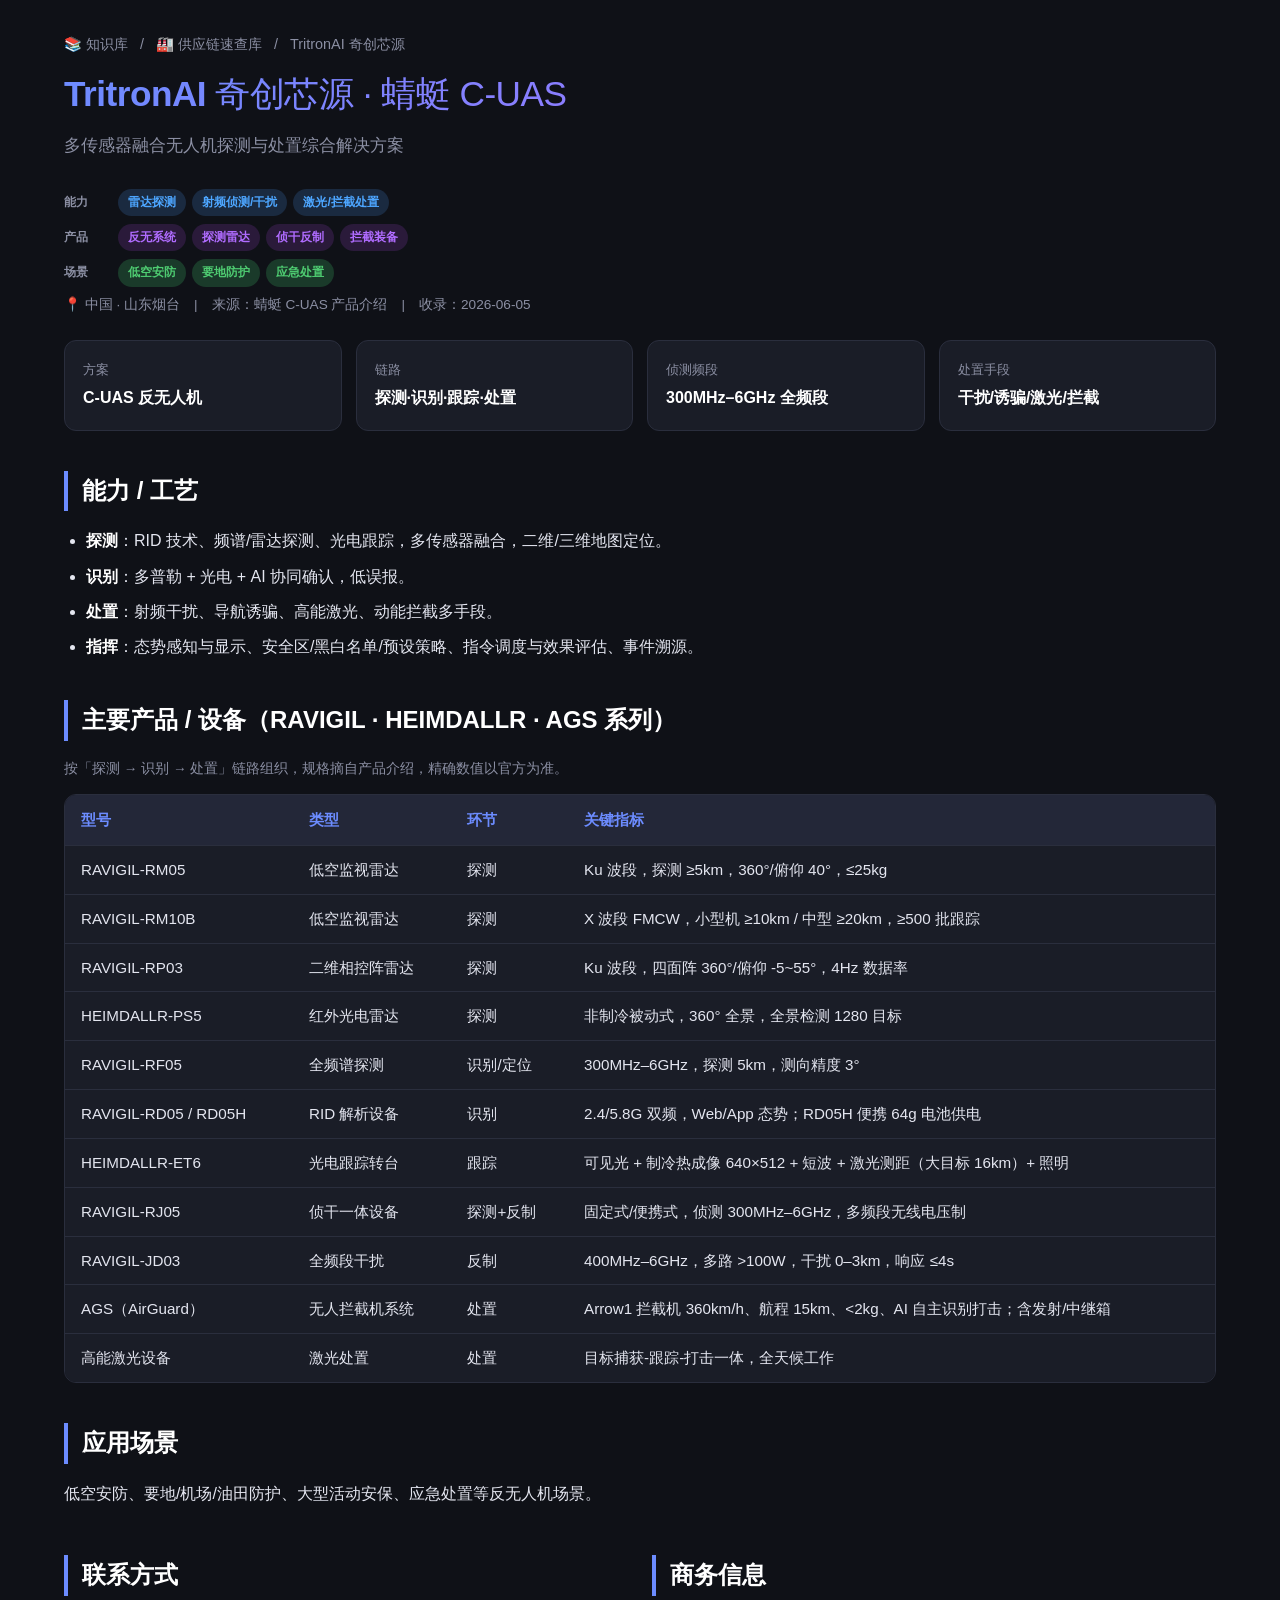
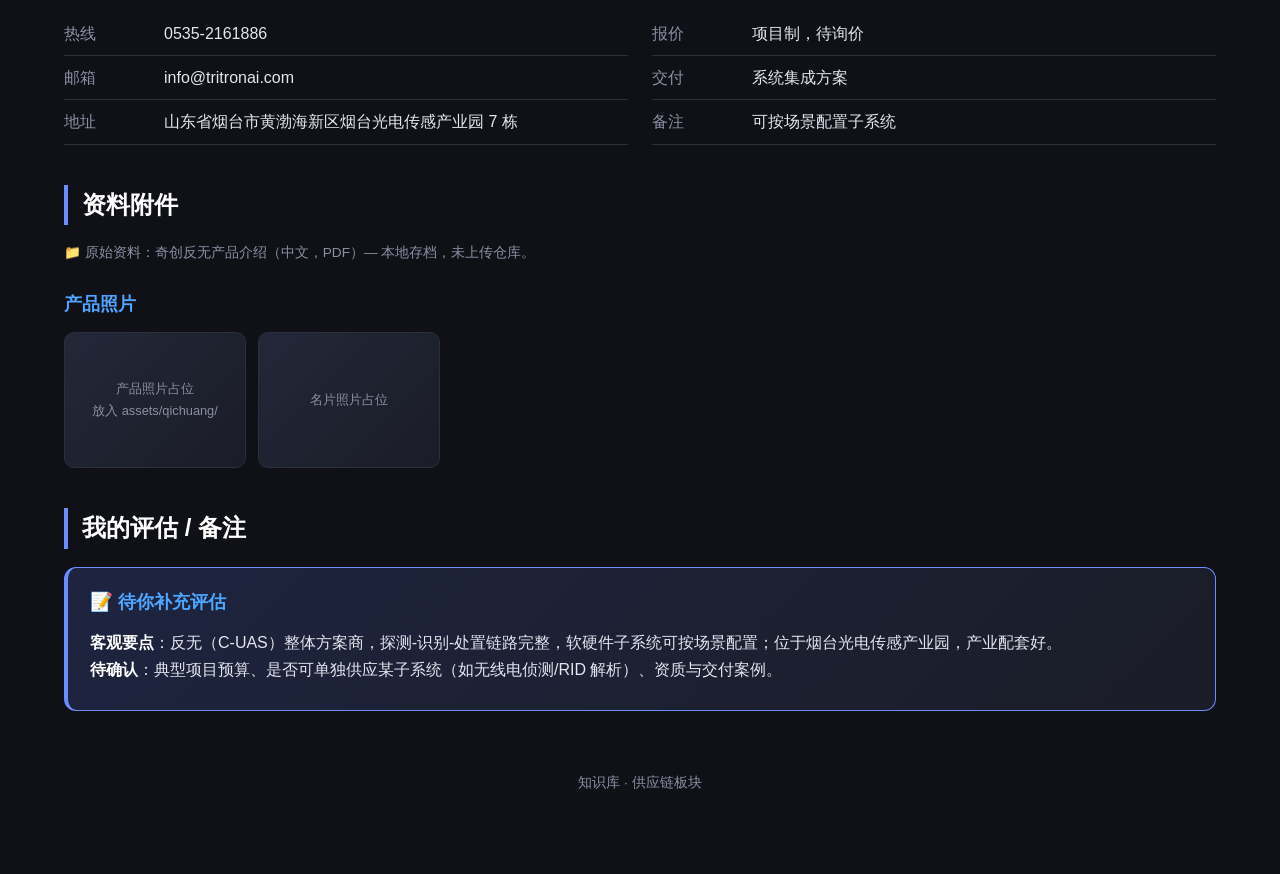
<file: supply-chain/companies/qichuang.html>
<!DOCTYPE html>
<html lang="zh-CN">
<head>
<meta charset="UTF-8">
<meta name="viewport" content="width=device-width, initial-scale=1.0">
<title>TritronAI 奇创芯源（蜻蜓 C-UAS） - 供应链速查库</title>
<link rel="stylesheet" href="../style.css">
</head>
<body>
<div class="container">

  <div class="topbar">
    <a href="../../index.html">📚 知识库</a><span>/</span>
    <a href="../index.html">🏭 供应链速查库</a><span>/</span>
    <span>TritronAI 奇创芯源</span>
  </div>

  <div class="detail-head">
    <h1>TritronAI <span class="cn">奇创芯源 · 蜻蜓 C-UAS</span></h1>
  </div>
  <p class="subtitle">多传感器融合无人机探测与处置综合解决方案</p>
  <div class="tag-groups">
    <div class="tg-row"><span class="tg-label">能力</span><span class="tag cap">雷达探测</span><span class="tag cap">射频侦测/干扰</span><span class="tag cap">激光/拦截处置</span></div>
    <div class="tg-row"><span class="tg-label">产品</span><span class="tag cat">反无系统</span><span class="tag cat">探测雷达</span><span class="tag cat">侦干反制</span><span class="tag cat">拦截装备</span></div>
    <div class="tg-row"><span class="tg-label">场景</span><span class="tag scn">低空安防</span><span class="tag scn">要地防护</span><span class="tag scn">应急处置</span></div>
  </div>
  <p class="detail-meta">📍 中国 · 山东烟台　|　来源：蜻蜓 C-UAS 产品介绍　|　收录：2026-06-05</p>

  <div class="hero-grid">
    <div class="hero-card"><div class="label">方案</div><div class="val">C-UAS 反无人机</div></div>
    <div class="hero-card"><div class="label">链路</div><div class="val">探测·识别·跟踪·处置</div></div>
    <div class="hero-card"><div class="label">侦测频段</div><div class="val">300MHz–6GHz 全频段</div></div>
    <div class="hero-card"><div class="label">处置手段</div><div class="val">干扰/诱骗/激光/拦截</div></div>
  </div>

  <h2>能力 / 工艺</h2>
  <ul>
    <li><strong>探测</strong>：RID 技术、频谱/雷达探测、光电跟踪，多传感器融合，二维/三维地图定位。</li>
    <li><strong>识别</strong>：多普勒 + 光电 + AI 协同确认，低误报。</li>
    <li><strong>处置</strong>：射频干扰、导航诱骗、高能激光、动能拦截多手段。</li>
    <li><strong>指挥</strong>：态势感知与显示、安全区/黑白名单/预设策略、指令调度与效果评估、事件溯源。</li>
  </ul>

  <h2>主要产品 / 设备（RAVIGIL · HEIMDALLR · AGS 系列）</h2>
  <p class="detail-meta">按「探测 → 识别 → 处置」链路组织，规格摘自产品介绍，精确数值以官方为准。</p>
  <div class="table-wrap">
    <table>
      <thead><tr><th>型号</th><th>类型</th><th>环节</th><th>关键指标</th></tr></thead>
      <tbody>
        <tr><td>RAVIGIL-RM05</td><td>低空监视雷达</td><td>探测</td><td>Ku 波段，探测 ≥5km，360°/俯仰 40°，≤25kg</td></tr>
        <tr><td>RAVIGIL-RM10B</td><td>低空监视雷达</td><td>探测</td><td>X 波段 FMCW，小型机 ≥10km / 中型 ≥20km，≥500 批跟踪</td></tr>
        <tr><td>RAVIGIL-RP03</td><td>二维相控阵雷达</td><td>探测</td><td>Ku 波段，四面阵 360°/俯仰 -5~55°，4Hz 数据率</td></tr>
        <tr><td>HEIMDALLR-PS5</td><td>红外光电雷达</td><td>探测</td><td>非制冷被动式，360° 全景，全景检测 1280 目标</td></tr>
        <tr><td>RAVIGIL-RF05</td><td>全频谱探测</td><td>识别/定位</td><td>300MHz–6GHz，探测 5km，测向精度 3°</td></tr>
        <tr><td>RAVIGIL-RD05 / RD05H</td><td>RID 解析设备</td><td>识别</td><td>2.4/5.8G 双频，Web/App 态势；RD05H 便携 64g 电池供电</td></tr>
        <tr><td>HEIMDALLR-ET6</td><td>光电跟踪转台</td><td>跟踪</td><td>可见光 + 制冷热成像 640×512 + 短波 + 激光测距（大目标 16km）+ 照明</td></tr>
        <tr><td>RAVIGIL-RJ05</td><td>侦干一体设备</td><td>探测+反制</td><td>固定式/便携式，侦测 300MHz–6GHz，多频段无线电压制</td></tr>
        <tr><td>RAVIGIL-JD03</td><td>全频段干扰</td><td>反制</td><td>400MHz–6GHz，多路 &gt;100W，干扰 0–3km，响应 ≤4s</td></tr>
        <tr><td>AGS（AirGuard）</td><td>无人拦截机系统</td><td>处置</td><td>Arrow1 拦截机 360km/h、航程 15km、&lt;2kg、AI 自主识别打击；含发射/中继箱</td></tr>
        <tr><td>高能激光设备</td><td>激光处置</td><td>处置</td><td>目标捕获-跟踪-打击一体，全天候工作</td></tr>
      </tbody>
    </table>
  </div>

  <h2>应用场景</h2>
  <p>低空安防、要地/机场/油田防护、大型活动安保、应急处置等反无人机场景。</p>

  <div class="two-col">
    <div>
      <h2>联系方式</h2>
      <ul class="contact-list">
        <li><span class="k">热线</span><span class="v">0535-2161886</span></li>
        <li><span class="k">邮箱</span><span class="v">info@tritronai.com</span></li>
        <li><span class="k">地址</span><span class="v">山东省烟台市黄渤海新区烟台光电传感产业园 7 栋</span></li>
      </ul>
    </div>
    <div>
      <h2>商务信息</h2>
      <ul class="contact-list">
        <li><span class="k">报价</span><span class="v">项目制，待询价</span></li>
        <li><span class="k">交付</span><span class="v">系统集成方案</span></li>
        <li><span class="k">备注</span><span class="v">可按场景配置子系统</span></li>
      </ul>
    </div>
  </div>

  <h2>资料附件</h2>
  <p class="detail-meta">📁 原始资料：奇创反无产品介绍（中文，PDF）— 本地存档，未上传仓库。</p>
  <h3>产品照片</h3>
  <div class="gallery">
    <div class="ph-box">产品照片占位<br>放入 assets/qichuang/</div>
    <div class="ph-box">名片照片占位</div>
  </div>

  <h2>我的评估 / 备注</h2>
  <div class="callout">
    <h3>📝 待你补充评估</h3>
    <p><strong>客观要点</strong>：反无（C-UAS）整体方案商，探测-识别-处置链路完整，软硬件子系统可按场景配置；位于烟台光电传感产业园，产业配套好。<br>
    <strong>待确认</strong>：典型项目预算、是否可单独供应某子系统（如无线电侦测/RID 解析）、资质与交付案例。</p>
  </div>

  <footer>知识库 · 供应链板块</footer>
</div>
</body>
</html>
</file>
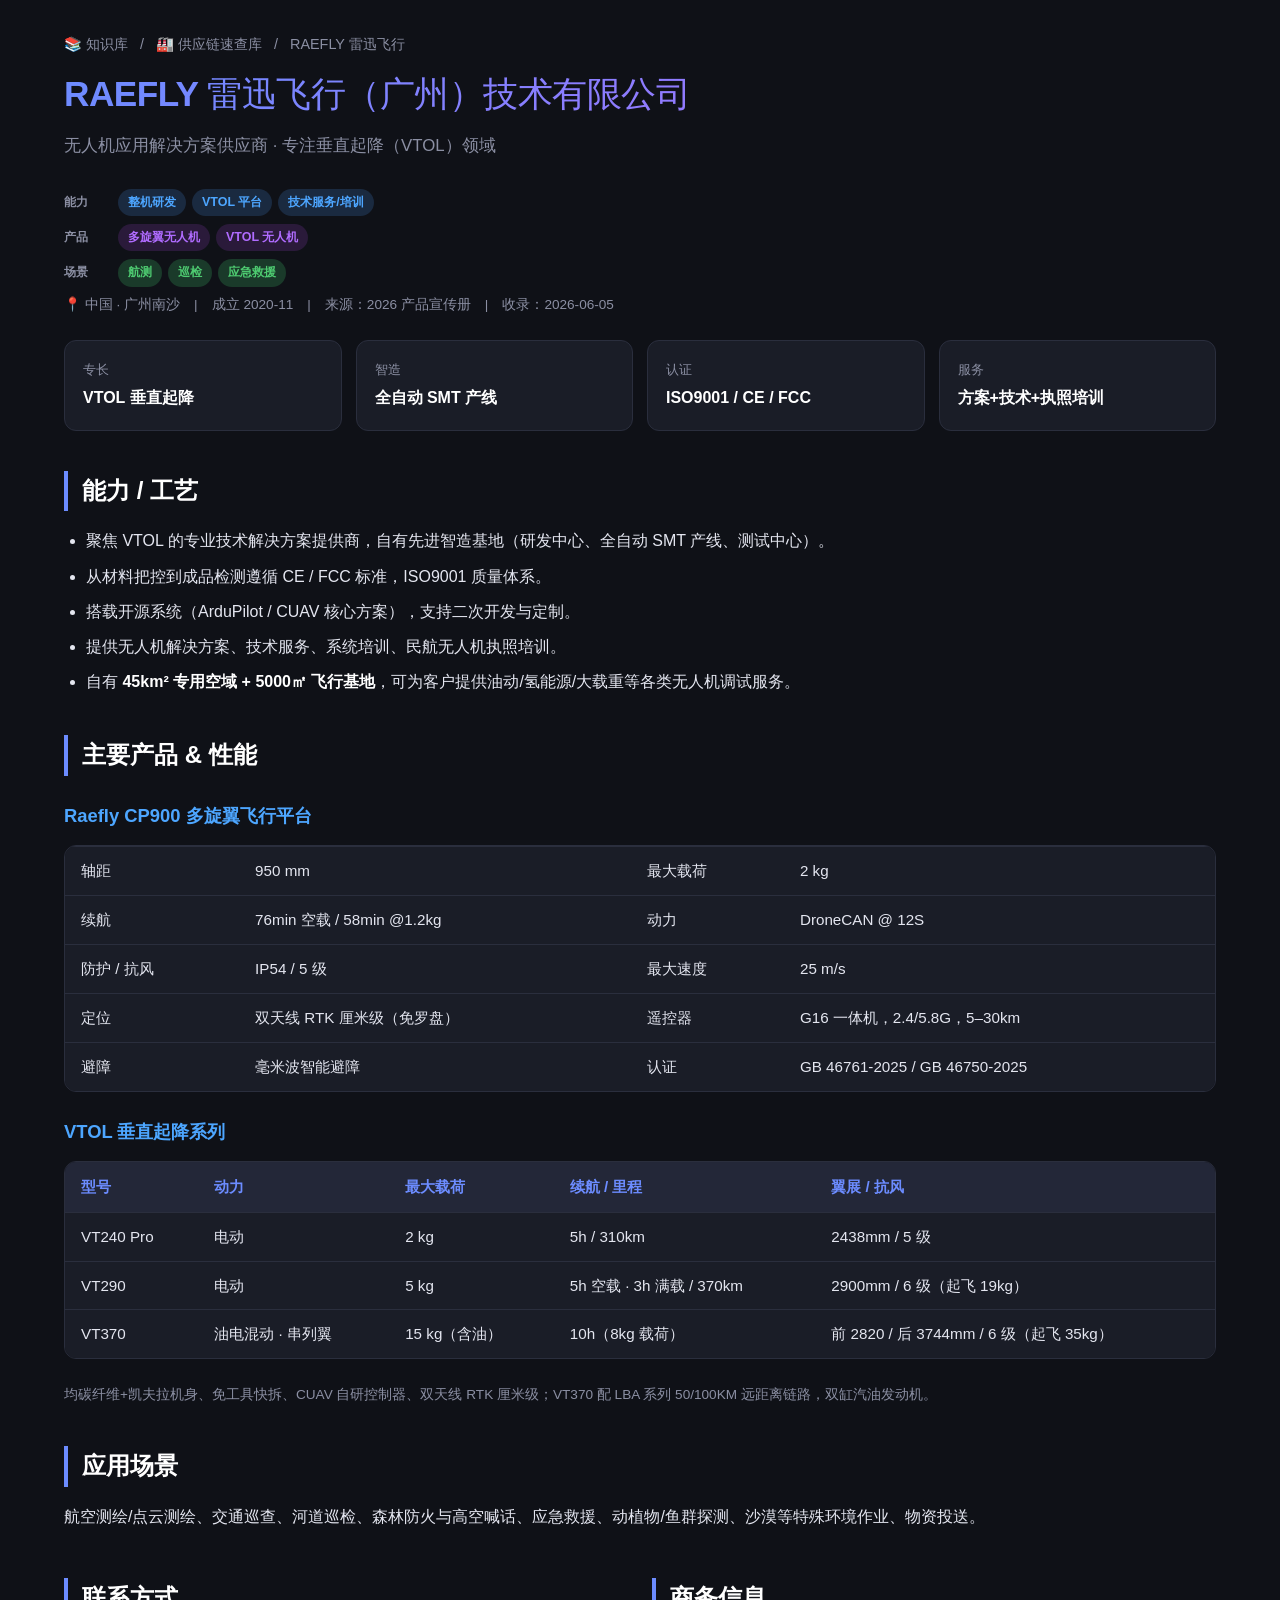
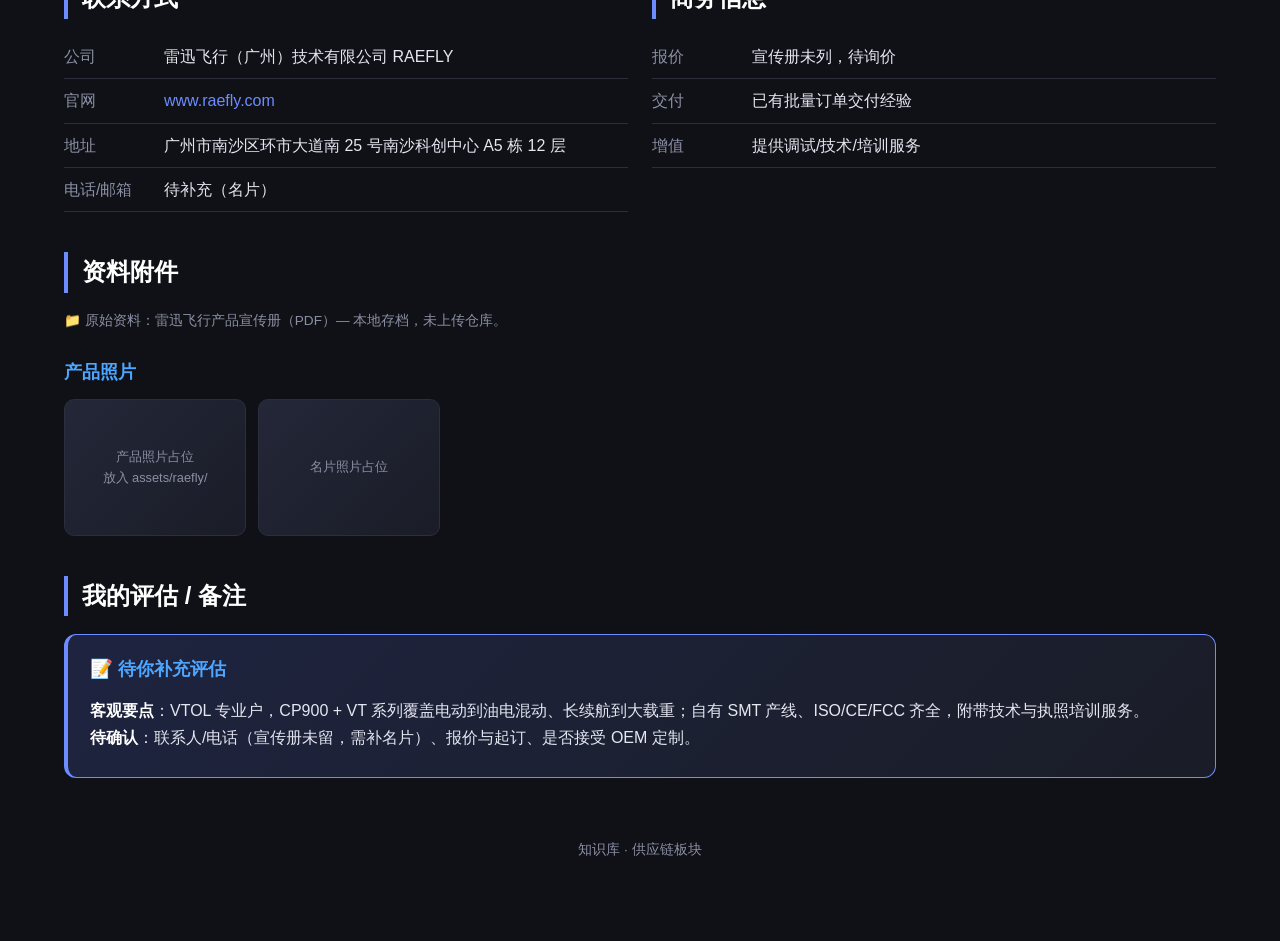
<file: supply-chain/companies/raefly.html>
<!DOCTYPE html>
<html lang="zh-CN">
<head>
<meta charset="UTF-8">
<meta name="viewport" content="width=device-width, initial-scale=1.0">
<title>RAEFLY 雷迅飞行 - 供应链速查库</title>
<link rel="stylesheet" href="../style.css">
</head>
<body>
<div class="container">

  <div class="topbar">
    <a href="../../index.html">📚 知识库</a><span>/</span>
    <a href="../index.html">🏭 供应链速查库</a><span>/</span>
    <span>RAEFLY 雷迅飞行</span>
  </div>

  <div class="detail-head">
    <h1>RAEFLY <span class="cn">雷迅飞行（广州）技术有限公司</span></h1>
  </div>
  <p class="subtitle">无人机应用解决方案供应商 · 专注垂直起降（VTOL）领域</p>
  <div class="tag-groups">
    <div class="tg-row"><span class="tg-label">能力</span><span class="tag cap">整机研发</span><span class="tag cap">VTOL 平台</span><span class="tag cap">技术服务/培训</span></div>
    <div class="tg-row"><span class="tg-label">产品</span><span class="tag cat">多旋翼无人机</span><span class="tag cat">VTOL 无人机</span></div>
    <div class="tg-row"><span class="tg-label">场景</span><span class="tag scn">航测</span><span class="tag scn">巡检</span><span class="tag scn">应急救援</span></div>
  </div>
  <p class="detail-meta">📍 中国 · 广州南沙　|　成立 2020-11　|　来源：2026 产品宣传册　|　收录：2026-06-05</p>

  <div class="hero-grid">
    <div class="hero-card"><div class="label">专长</div><div class="val">VTOL 垂直起降</div></div>
    <div class="hero-card"><div class="label">智造</div><div class="val">全自动 SMT 产线</div></div>
    <div class="hero-card"><div class="label">认证</div><div class="val">ISO9001 / CE / FCC</div></div>
    <div class="hero-card"><div class="label">服务</div><div class="val">方案+技术+执照培训</div></div>
  </div>

  <h2>能力 / 工艺</h2>
  <ul>
    <li>聚焦 VTOL 的专业技术解决方案提供商，自有先进智造基地（研发中心、全自动 SMT 产线、测试中心）。</li>
    <li>从材料把控到成品检测遵循 CE / FCC 标准，ISO9001 质量体系。</li>
    <li>搭载开源系统（ArduPilot / CUAV 核心方案），支持二次开发与定制。</li>
    <li>提供无人机解决方案、技术服务、系统培训、民航无人机执照培训。</li>
    <li>自有 <strong>45km² 专用空域 + 5000㎡ 飞行基地</strong>，可为客户提供油动/氢能源/大载重等各类无人机调试服务。</li>
  </ul>

  <h2>主要产品 & 性能</h2>
  <h3>Raefly CP900 多旋翼飞行平台</h3>
  <div class="table-wrap">
    <table>
      <tbody>
        <tr><td>轴距</td><td>950 mm</td><td>最大载荷</td><td>2 kg</td></tr>
        <tr><td>续航</td><td>76min 空载 / 58min @1.2kg</td><td>动力</td><td>DroneCAN @ 12S</td></tr>
        <tr><td>防护 / 抗风</td><td>IP54 / 5 级</td><td>最大速度</td><td>25 m/s</td></tr>
        <tr><td>定位</td><td>双天线 RTK 厘米级（免罗盘）</td><td>遥控器</td><td>G16 一体机，2.4/5.8G，5–30km</td></tr>
        <tr><td>避障</td><td>毫米波智能避障</td><td>认证</td><td>GB 46761-2025 / GB 46750-2025</td></tr>
      </tbody>
    </table>
  </div>
  <h3>VTOL 垂直起降系列</h3>
  <div class="table-wrap">
    <table>
      <thead><tr><th>型号</th><th>动力</th><th>最大载荷</th><th>续航 / 里程</th><th>翼展 / 抗风</th></tr></thead>
      <tbody>
        <tr><td>VT240 Pro</td><td>电动</td><td>2 kg</td><td>5h / 310km</td><td>2438mm / 5 级</td></tr>
        <tr><td>VT290</td><td>电动</td><td>5 kg</td><td>5h 空载 · 3h 满载 / 370km</td><td>2900mm / 6 级（起飞 19kg）</td></tr>
        <tr><td>VT370</td><td>油电混动 · 串列翼</td><td>15 kg（含油）</td><td>10h（8kg 载荷）</td><td>前 2820 / 后 3744mm / 6 级（起飞 35kg）</td></tr>
      </tbody>
    </table>
  </div>
  <p class="detail-meta">均碳纤维+凯夫拉机身、免工具快拆、CUAV 自研控制器、双天线 RTK 厘米级；VT370 配 LBA 系列 50/100KM 远距离链路，双缸汽油发动机。</p>

  <h2>应用场景</h2>
  <p>航空测绘/点云测绘、交通巡查、河道巡检、森林防火与高空喊话、应急救援、动植物/鱼群探测、沙漠等特殊环境作业、物资投送。</p>

  <div class="two-col">
    <div>
      <h2>联系方式</h2>
      <ul class="contact-list">
        <li><span class="k">公司</span><span class="v">雷迅飞行（广州）技术有限公司 RAEFLY</span></li>
        <li><span class="k">官网</span><span class="v"><a href="https://www.raefly.com" target="_blank" rel="noopener">www.raefly.com</a></span></li>
        <li><span class="k">地址</span><span class="v">广州市南沙区环市大道南 25 号南沙科创中心 A5 栋 12 层</span></li>
        <li><span class="k">电话/邮箱</span><span class="v">待补充（名片）</span></li>
      </ul>
    </div>
    <div>
      <h2>商务信息</h2>
      <ul class="contact-list">
        <li><span class="k">报价</span><span class="v">宣传册未列，待询价</span></li>
        <li><span class="k">交付</span><span class="v">已有批量订单交付经验</span></li>
        <li><span class="k">增值</span><span class="v">提供调试/技术/培训服务</span></li>
      </ul>
    </div>
  </div>

  <h2>资料附件</h2>
  <p class="detail-meta">📁 原始资料：雷迅飞行产品宣传册（PDF）— 本地存档，未上传仓库。</p>
  <h3>产品照片</h3>
  <div class="gallery">
    <div class="ph-box">产品照片占位<br>放入 assets/raefly/</div>
    <div class="ph-box">名片照片占位</div>
  </div>

  <h2>我的评估 / 备注</h2>
  <div class="callout">
    <h3>📝 待你补充评估</h3>
    <p><strong>客观要点</strong>：VTOL 专业户，CP900 + VT 系列覆盖电动到油电混动、长续航到大载重；自有 SMT 产线、ISO/CE/FCC 齐全，附带技术与执照培训服务。<br>
    <strong>待确认</strong>：联系人/电话（宣传册未留，需补名片）、报价与起订、是否接受 OEM 定制。</p>
  </div>

  <footer>知识库 · 供应链板块</footer>
</div>
</body>
</html>
</file>
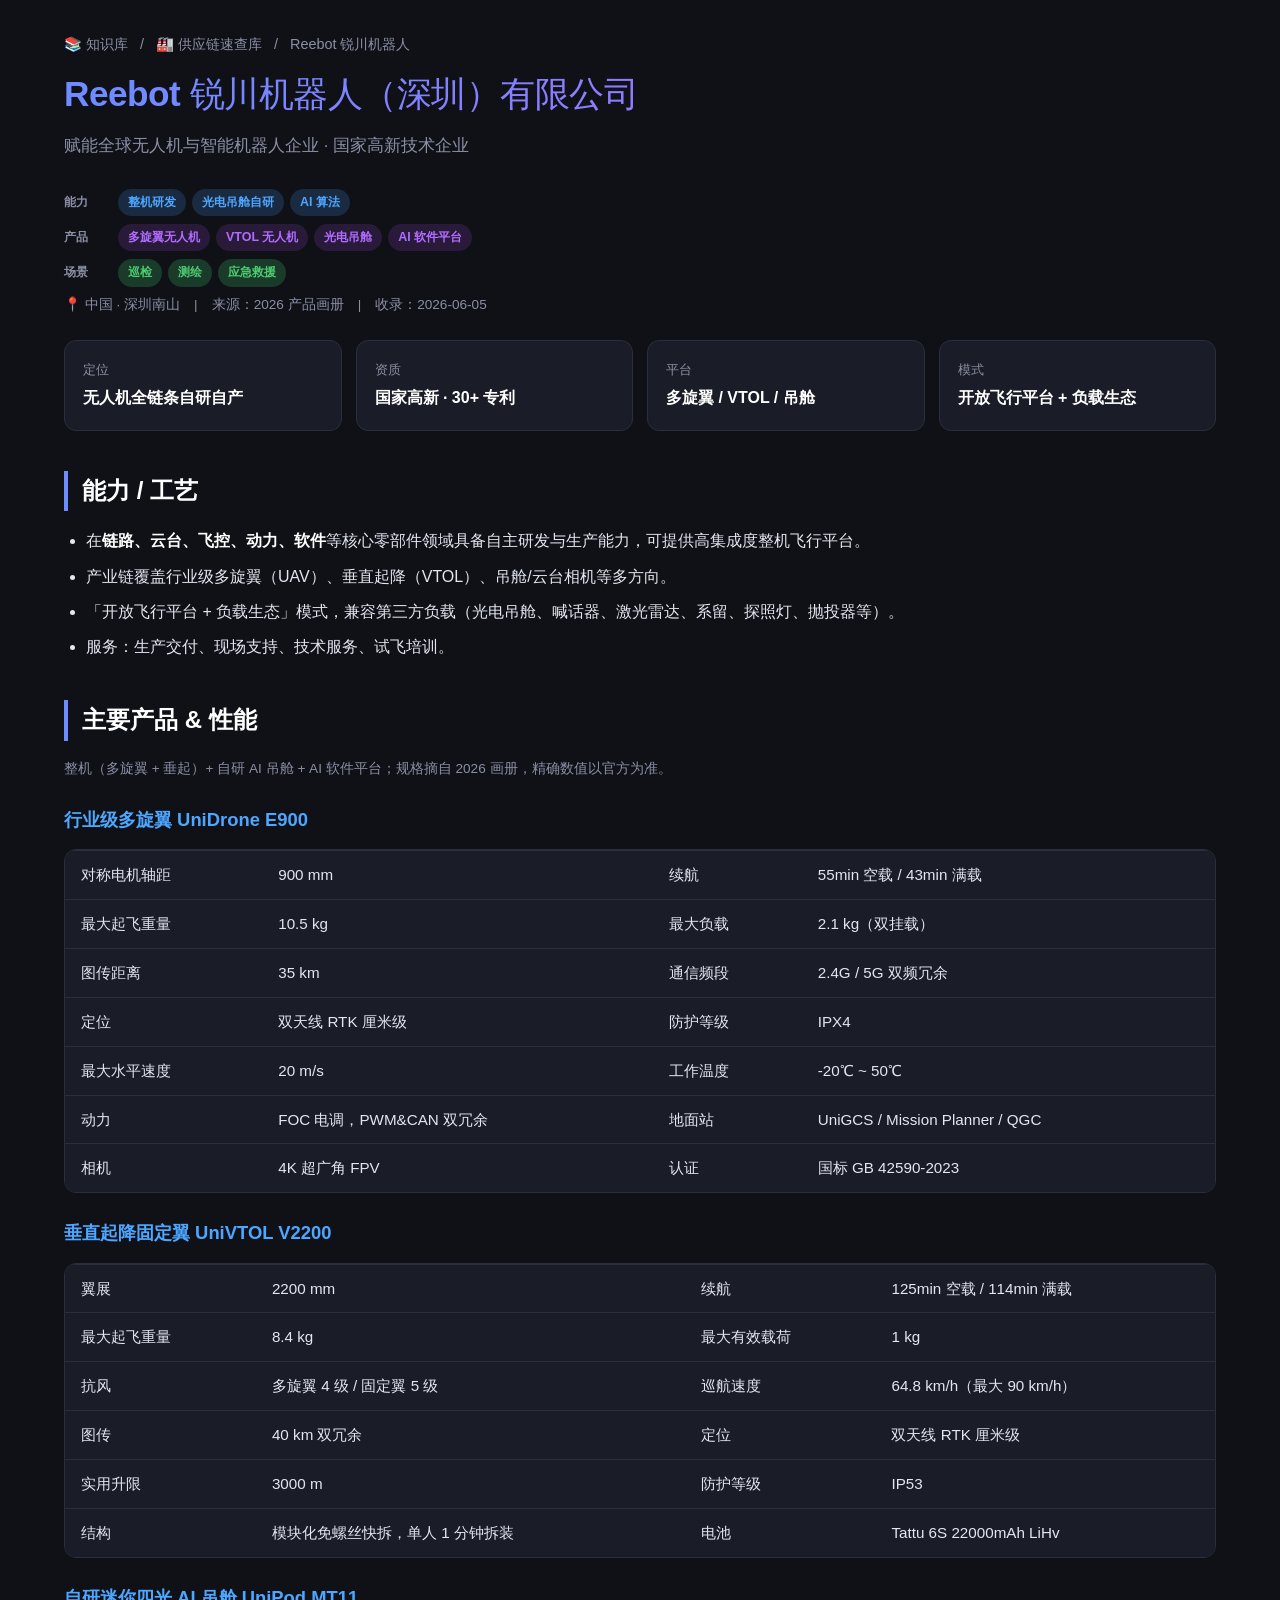
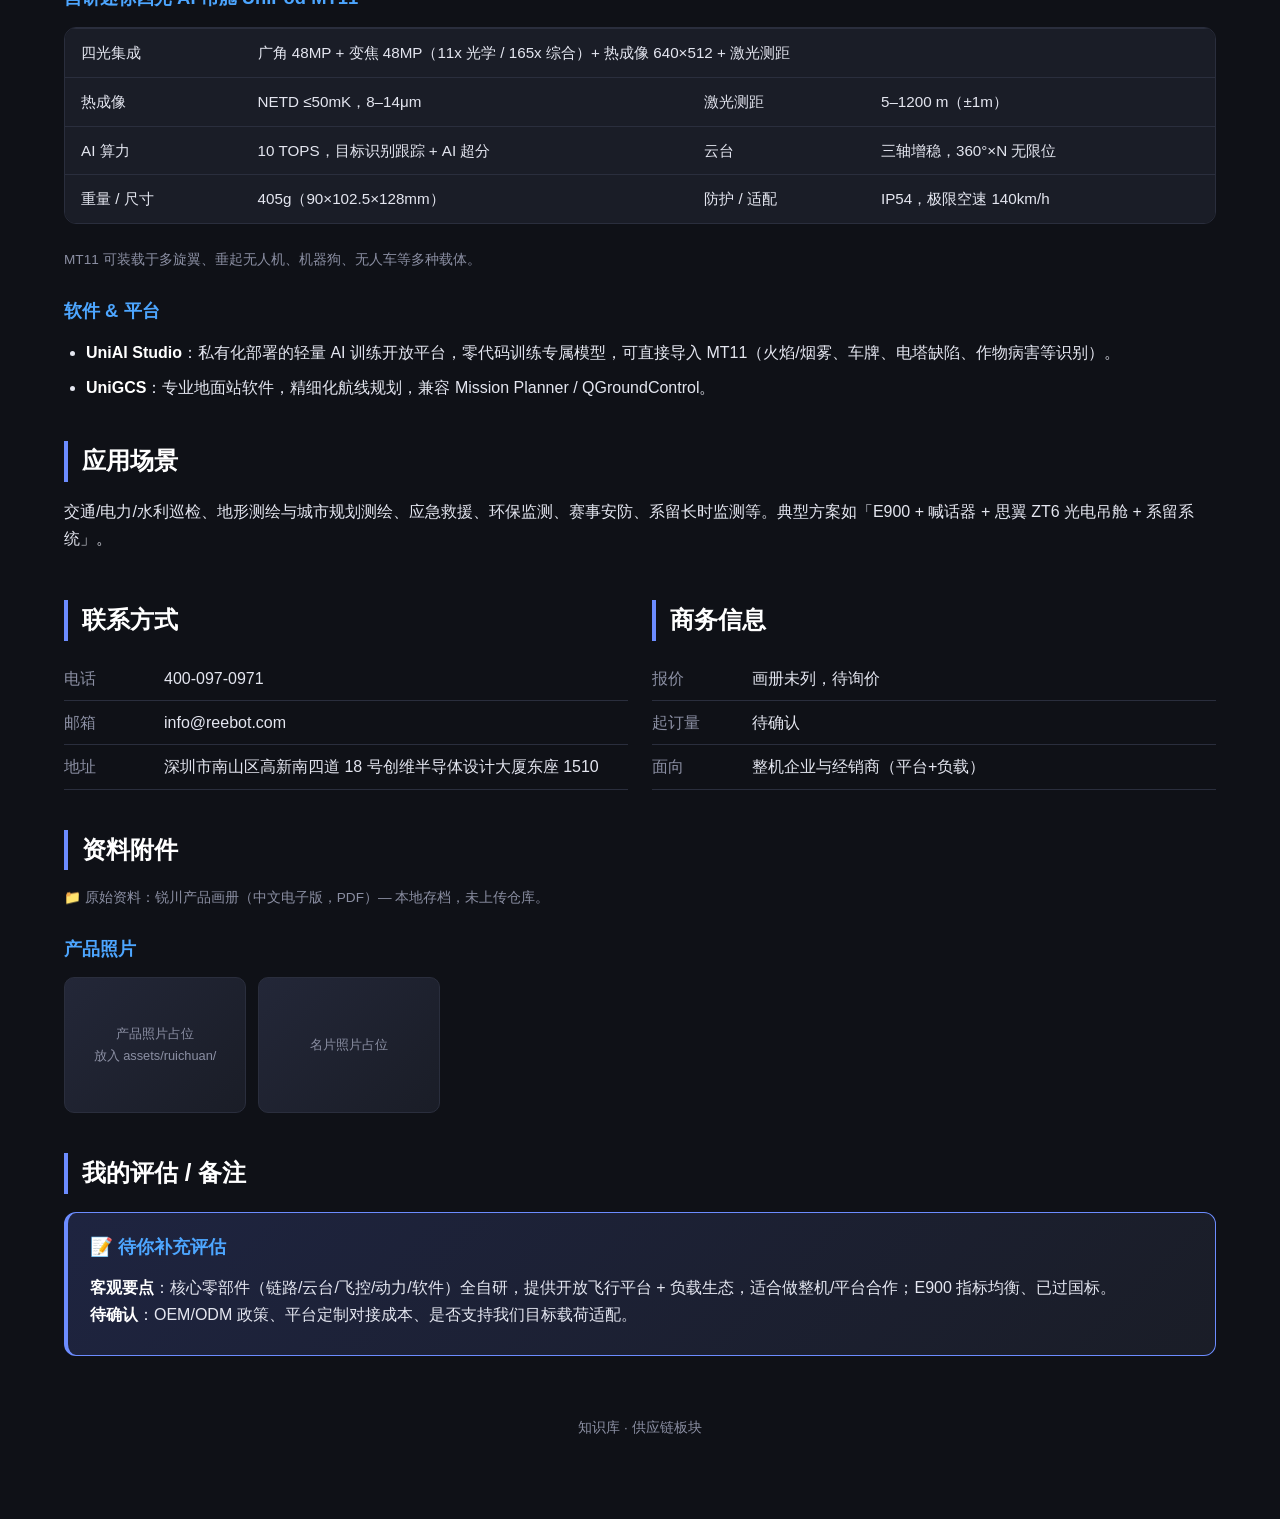
<file: supply-chain/companies/ruichuan.html>
<!DOCTYPE html>
<html lang="zh-CN">
<head>
<meta charset="UTF-8">
<meta name="viewport" content="width=device-width, initial-scale=1.0">
<title>Reebot 锐川机器人 - 供应链速查库</title>
<link rel="stylesheet" href="../style.css">
</head>
<body>
<div class="container">

  <div class="topbar">
    <a href="../../index.html">📚 知识库</a><span>/</span>
    <a href="../index.html">🏭 供应链速查库</a><span>/</span>
    <span>Reebot 锐川机器人</span>
  </div>

  <div class="detail-head">
    <h1>Reebot <span class="cn">锐川机器人（深圳）有限公司</span></h1>
  </div>
  <p class="subtitle">赋能全球无人机与智能机器人企业 · 国家高新技术企业</p>
  <div class="tag-groups">
    <div class="tg-row"><span class="tg-label">能力</span><span class="tag cap">整机研发</span><span class="tag cap">光电吊舱自研</span><span class="tag cap">AI 算法</span></div>
    <div class="tg-row"><span class="tg-label">产品</span><span class="tag cat">多旋翼无人机</span><span class="tag cat">VTOL 无人机</span><span class="tag cat">光电吊舱</span><span class="tag cat">AI 软件平台</span></div>
    <div class="tg-row"><span class="tg-label">场景</span><span class="tag scn">巡检</span><span class="tag scn">测绘</span><span class="tag scn">应急救援</span></div>
  </div>
  <p class="detail-meta">📍 中国 · 深圳南山　|　来源：2026 产品画册　|　收录：2026-06-05</p>

  <div class="hero-grid">
    <div class="hero-card"><div class="label">定位</div><div class="val">无人机全链条自研自产</div></div>
    <div class="hero-card"><div class="label">资质</div><div class="val">国家高新 · 30+ 专利</div></div>
    <div class="hero-card"><div class="label">平台</div><div class="val">多旋翼 / VTOL / 吊舱</div></div>
    <div class="hero-card"><div class="label">模式</div><div class="val">开放飞行平台 + 负载生态</div></div>
  </div>

  <h2>能力 / 工艺</h2>
  <ul>
    <li>在<strong>链路、云台、飞控、动力、软件</strong>等核心零部件领域具备自主研发与生产能力，可提供高集成度整机飞行平台。</li>
    <li>产业链覆盖行业级多旋翼（UAV）、垂直起降（VTOL）、吊舱/云台相机等多方向。</li>
    <li>「开放飞行平台 + 负载生态」模式，兼容第三方负载（光电吊舱、喊话器、激光雷达、系留、探照灯、抛投器等）。</li>
    <li>服务：生产交付、现场支持、技术服务、试飞培训。</li>
  </ul>

  <h2>主要产品 & 性能</h2>
  <p class="detail-meta">整机（多旋翼 + 垂起）+ 自研 AI 吊舱 + AI 软件平台；规格摘自 2026 画册，精确数值以官方为准。</p>

  <h3>行业级多旋翼 UniDrone E900</h3>
  <div class="table-wrap">
    <table>
      <tbody>
        <tr><td>对称电机轴距</td><td>900 mm</td><td>续航</td><td>55min 空载 / 43min 满载</td></tr>
        <tr><td>最大起飞重量</td><td>10.5 kg</td><td>最大负载</td><td>2.1 kg（双挂载）</td></tr>
        <tr><td>图传距离</td><td>35 km</td><td>通信频段</td><td>2.4G / 5G 双频冗余</td></tr>
        <tr><td>定位</td><td>双天线 RTK 厘米级</td><td>防护等级</td><td>IPX4</td></tr>
        <tr><td>最大水平速度</td><td>20 m/s</td><td>工作温度</td><td>-20℃ ~ 50℃</td></tr>
        <tr><td>动力</td><td>FOC 电调，PWM&CAN 双冗余</td><td>地面站</td><td>UniGCS / Mission Planner / QGC</td></tr>
        <tr><td>相机</td><td>4K 超广角 FPV</td><td>认证</td><td>国标 GB 42590-2023</td></tr>
      </tbody>
    </table>
  </div>

  <h3>垂直起降固定翼 UniVTOL V2200</h3>
  <div class="table-wrap">
    <table>
      <tbody>
        <tr><td>翼展</td><td>2200 mm</td><td>续航</td><td>125min 空载 / 114min 满载</td></tr>
        <tr><td>最大起飞重量</td><td>8.4 kg</td><td>最大有效载荷</td><td>1 kg</td></tr>
        <tr><td>抗风</td><td>多旋翼 4 级 / 固定翼 5 级</td><td>巡航速度</td><td>64.8 km/h（最大 90 km/h）</td></tr>
        <tr><td>图传</td><td>40 km 双冗余</td><td>定位</td><td>双天线 RTK 厘米级</td></tr>
        <tr><td>实用升限</td><td>3000 m</td><td>防护等级</td><td>IP53</td></tr>
        <tr><td>结构</td><td>模块化免螺丝快拆，单人 1 分钟拆装</td><td>电池</td><td>Tattu 6S 22000mAh LiHv</td></tr>
      </tbody>
    </table>
  </div>

  <h3>自研迷你四光 AI 吊舱 UniPod MT11</h3>
  <div class="table-wrap">
    <table>
      <tbody>
        <tr><td>四光集成</td><td colspan="3">广角 48MP + 变焦 48MP（11x 光学 / 165x 综合）+ 热成像 640×512 + 激光测距</td></tr>
        <tr><td>热成像</td><td>NETD ≤50mK，8–14μm</td><td>激光测距</td><td>5–1200 m（±1m）</td></tr>
        <tr><td>AI 算力</td><td>10 TOPS，目标识别跟踪 + AI 超分</td><td>云台</td><td>三轴增稳，360°×N 无限位</td></tr>
        <tr><td>重量 / 尺寸</td><td>405g（90×102.5×128mm）</td><td>防护 / 适配</td><td>IP54，极限空速 140km/h</td></tr>
      </tbody>
    </table>
  </div>
  <p class="detail-meta">MT11 可装载于多旋翼、垂起无人机、机器狗、无人车等多种载体。</p>

  <h3>软件 & 平台</h3>
  <ul>
    <li><strong>UniAI Studio</strong>：私有化部署的轻量 AI 训练开放平台，零代码训练专属模型，可直接导入 MT11（火焰/烟雾、车牌、电塔缺陷、作物病害等识别）。</li>
    <li><strong>UniGCS</strong>：专业地面站软件，精细化航线规划，兼容 Mission Planner / QGroundControl。</li>
  </ul>

  <h2>应用场景</h2>
  <p>交通/电力/水利巡检、地形测绘与城市规划测绘、应急救援、环保监测、赛事安防、系留长时监测等。典型方案如「E900 + 喊话器 + 思翼 ZT6 光电吊舱 + 系留系统」。</p>

  <div class="two-col">
    <div>
      <h2>联系方式</h2>
      <ul class="contact-list">
        <li><span class="k">电话</span><span class="v">400-097-0971</span></li>
        <li><span class="k">邮箱</span><span class="v">info@reebot.com</span></li>
        <li><span class="k">地址</span><span class="v">深圳市南山区高新南四道 18 号创维半导体设计大厦东座 1510</span></li>
      </ul>
    </div>
    <div>
      <h2>商务信息</h2>
      <ul class="contact-list">
        <li><span class="k">报价</span><span class="v">画册未列，待询价</span></li>
        <li><span class="k">起订量</span><span class="v">待确认</span></li>
        <li><span class="k">面向</span><span class="v">整机企业与经销商（平台+负载）</span></li>
      </ul>
    </div>
  </div>

  <h2>资料附件</h2>
  <p class="detail-meta">📁 原始资料：锐川产品画册（中文电子版，PDF）— 本地存档，未上传仓库。</p>
  <h3>产品照片</h3>
  <div class="gallery">
    <div class="ph-box">产品照片占位<br>放入 assets/ruichuan/</div>
    <div class="ph-box">名片照片占位</div>
  </div>

  <h2>我的评估 / 备注</h2>
  <div class="callout">
    <h3>📝 待你补充评估</h3>
    <p><strong>客观要点</strong>：核心零部件（链路/云台/飞控/动力/软件）全自研，提供开放飞行平台 + 负载生态，适合做整机/平台合作；E900 指标均衡、已过国标。<br>
    <strong>待确认</strong>：OEM/ODM 政策、平台定制对接成本、是否支持我们目标载荷适配。</p>
  </div>

  <footer>知识库 · 供应链板块</footer>
</div>
</body>
</html>
</file>
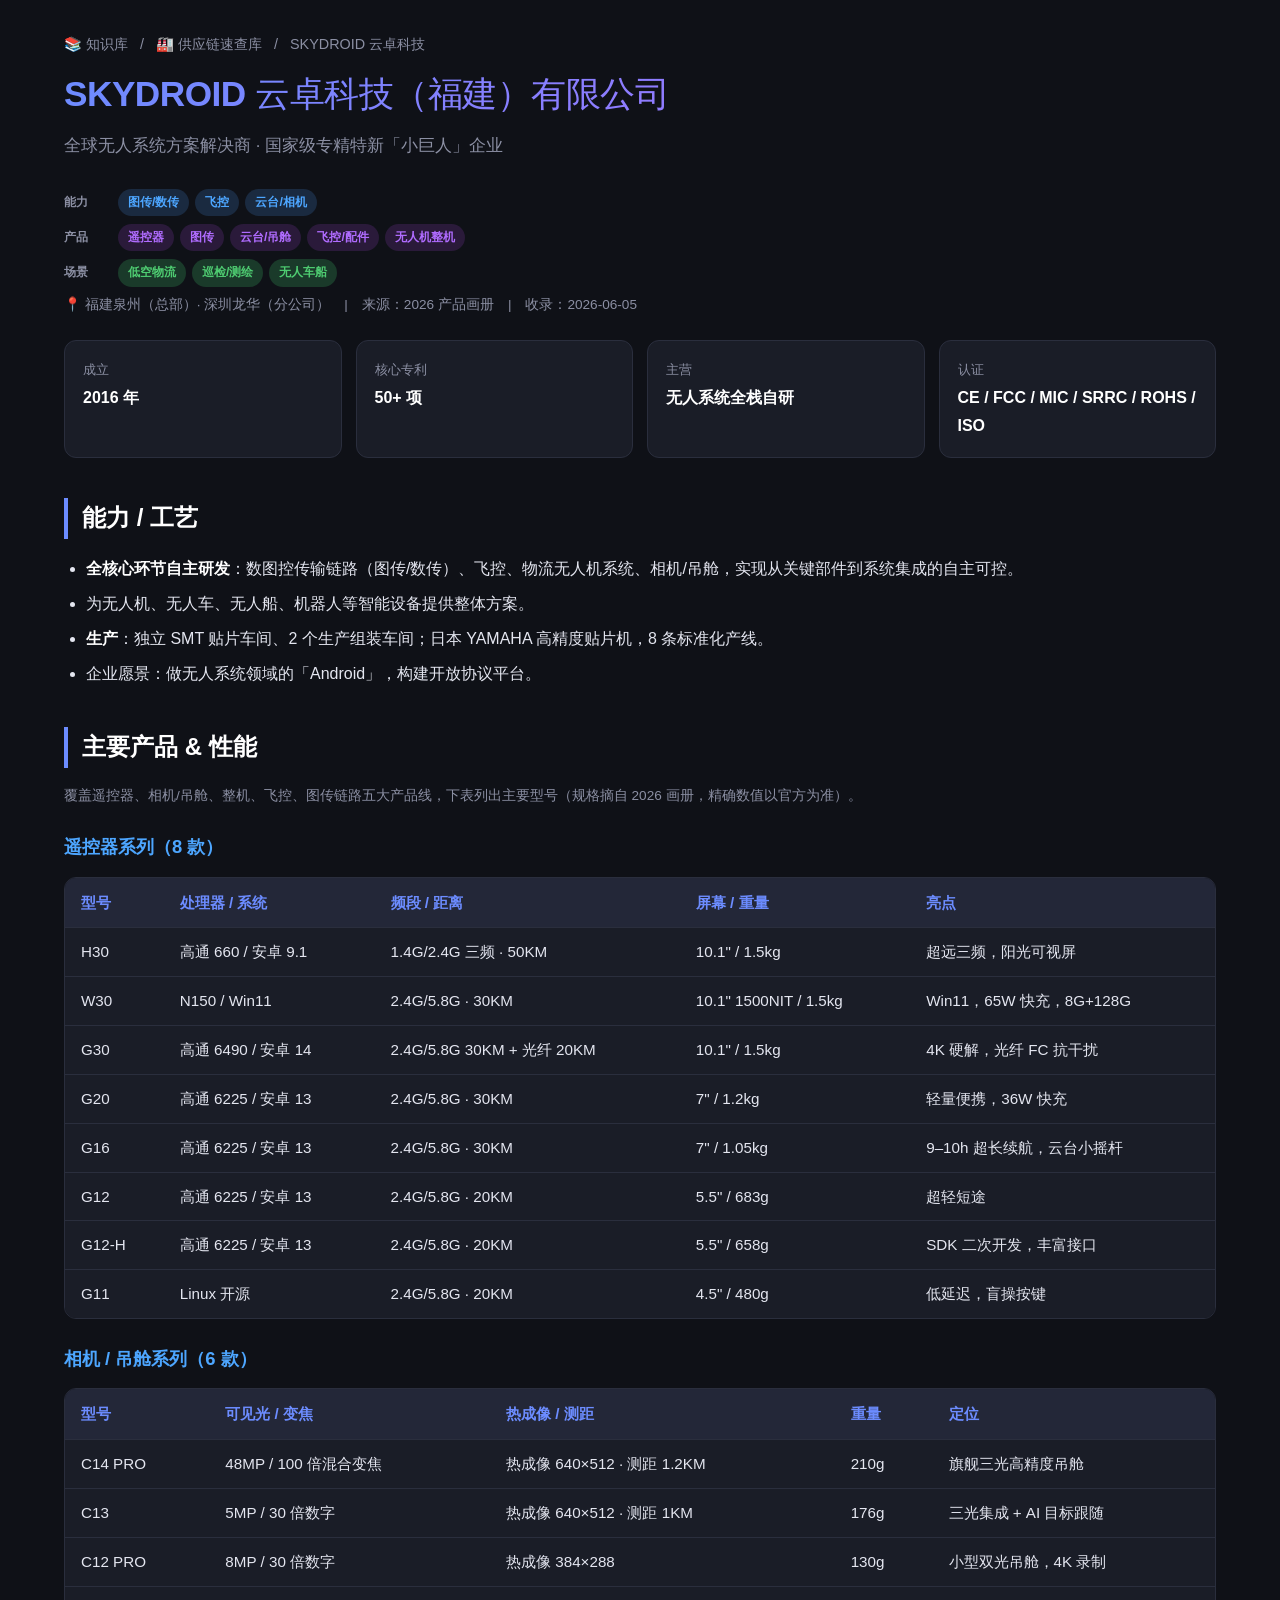
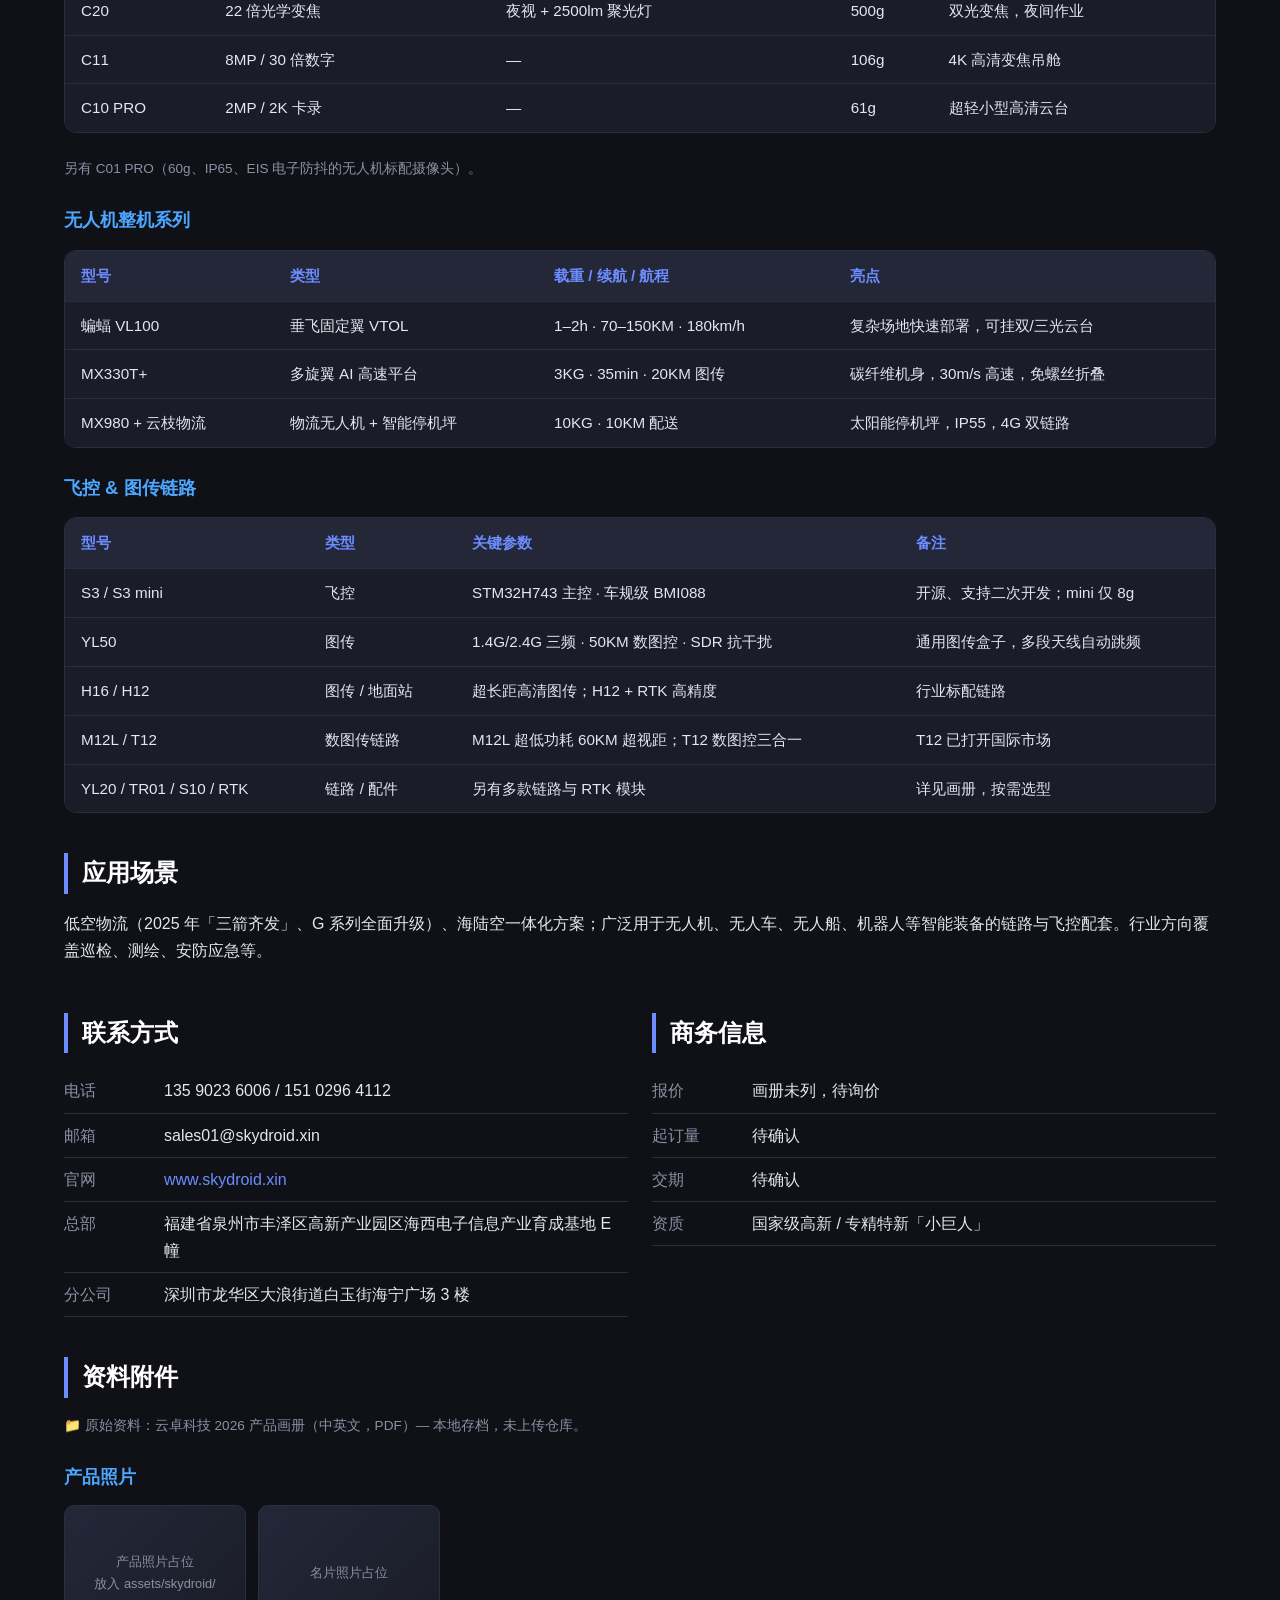
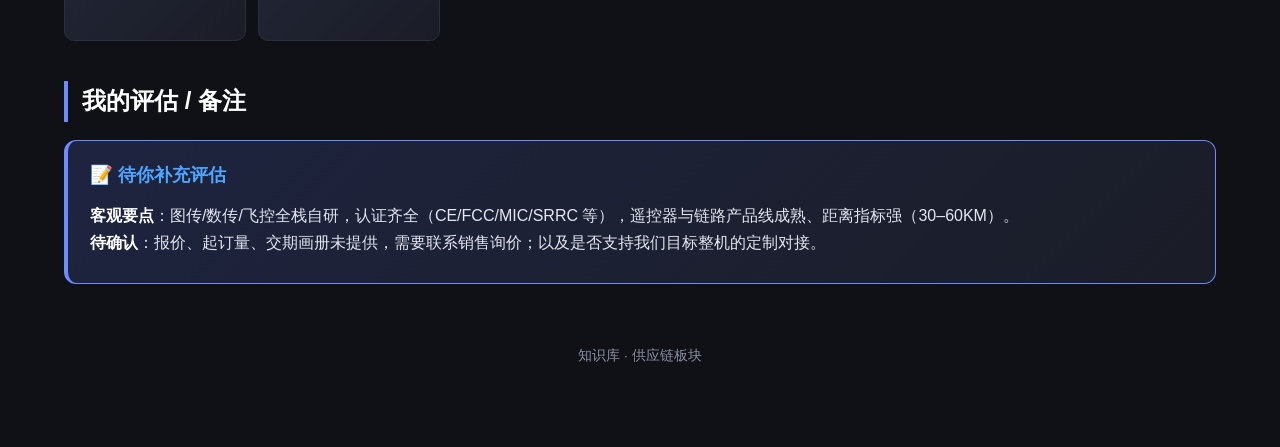
<file: supply-chain/companies/skydroid.html>
<!DOCTYPE html>
<html lang="zh-CN">
<head>
<meta charset="UTF-8">
<meta name="viewport" content="width=device-width, initial-scale=1.0">
<title>SKYDROID 云卓科技 - 供应链速查库</title>
<link rel="stylesheet" href="../style.css">
</head>
<body>
<div class="container">

  <div class="topbar">
    <a href="../../index.html">📚 知识库</a><span>/</span>
    <a href="../index.html">🏭 供应链速查库</a><span>/</span>
    <span>SKYDROID 云卓科技</span>
  </div>

  <div class="detail-head">
    <h1>SKYDROID <span class="cn">云卓科技（福建）有限公司</span></h1>
  </div>
  <p class="subtitle">全球无人系统方案解决商 · 国家级专精特新「小巨人」企业</p>
  <div class="tag-groups">
    <div class="tg-row"><span class="tg-label">能力</span><span class="tag cap">图传/数传</span><span class="tag cap">飞控</span><span class="tag cap">云台/相机</span></div>
    <div class="tg-row"><span class="tg-label">产品</span><span class="tag cat">遥控器</span><span class="tag cat">图传</span><span class="tag cat">云台/吊舱</span><span class="tag cat">飞控/配件</span><span class="tag cat">无人机整机</span></div>
    <div class="tg-row"><span class="tg-label">场景</span><span class="tag scn">低空物流</span><span class="tag scn">巡检/测绘</span><span class="tag scn">无人车船</span></div>
  </div>
  <p class="detail-meta">📍 福建泉州（总部）· 深圳龙华（分公司）　|　来源：2026 产品画册　|　收录：2026-06-05</p>

  <!-- 速览 -->
  <div class="hero-grid">
    <div class="hero-card"><div class="label">成立</div><div class="val">2016 年</div></div>
    <div class="hero-card"><div class="label">核心专利</div><div class="val">50+ 项</div></div>
    <div class="hero-card"><div class="label">主营</div><div class="val">无人系统全栈自研</div></div>
    <div class="hero-card"><div class="label">认证</div><div class="val">CE / FCC / MIC / SRRC / ROHS / ISO</div></div>
  </div>

  <!-- 能力 / 工艺 -->
  <h2>能力 / 工艺</h2>
  <ul>
    <li><strong>全核心环节自主研发</strong>：数图控传输链路（图传/数传）、飞控、物流无人机系统、相机/吊舱，实现从关键部件到系统集成的自主可控。</li>
    <li>为无人机、无人车、无人船、机器人等智能设备提供整体方案。</li>
    <li><strong>生产</strong>：独立 SMT 贴片车间、2 个生产组装车间；日本 YAMAHA 高精度贴片机，8 条标准化产线。</li>
    <li>企业愿景：做无人系统领域的「Android」，构建开放协议平台。</li>
  </ul>

  <!-- 产品 & 性能 -->
  <h2>主要产品 & 性能</h2>
  <p class="detail-meta">覆盖遥控器、相机/吊舱、整机、飞控、图传链路五大产品线，下表列出主要型号（规格摘自 2026 画册，精确数值以官方为准）。</p>

  <h3>遥控器系列（8 款）</h3>
  <div class="table-wrap">
    <table>
      <thead><tr><th>型号</th><th>处理器 / 系统</th><th>频段 / 距离</th><th>屏幕 / 重量</th><th>亮点</th></tr></thead>
      <tbody>
        <tr><td>H30</td><td>高通 660 / 安卓 9.1</td><td>1.4G/2.4G 三频 · 50KM</td><td>10.1" / 1.5kg</td><td>超远三频，阳光可视屏</td></tr>
        <tr><td>W30</td><td>N150 / Win11</td><td>2.4G/5.8G · 30KM</td><td>10.1" 1500NIT / 1.5kg</td><td>Win11，65W 快充，8G+128G</td></tr>
        <tr><td>G30</td><td>高通 6490 / 安卓 14</td><td>2.4G/5.8G 30KM + 光纤 20KM</td><td>10.1" / 1.5kg</td><td>4K 硬解，光纤 FC 抗干扰</td></tr>
        <tr><td>G20</td><td>高通 6225 / 安卓 13</td><td>2.4G/5.8G · 30KM</td><td>7" / 1.2kg</td><td>轻量便携，36W 快充</td></tr>
        <tr><td>G16</td><td>高通 6225 / 安卓 13</td><td>2.4G/5.8G · 30KM</td><td>7" / 1.05kg</td><td>9–10h 超长续航，云台小摇杆</td></tr>
        <tr><td>G12</td><td>高通 6225 / 安卓 13</td><td>2.4G/5.8G · 20KM</td><td>5.5" / 683g</td><td>超轻短途</td></tr>
        <tr><td>G12-H</td><td>高通 6225 / 安卓 13</td><td>2.4G/5.8G · 20KM</td><td>5.5" / 658g</td><td>SDK 二次开发，丰富接口</td></tr>
        <tr><td>G11</td><td>Linux 开源</td><td>2.4G/5.8G · 20KM</td><td>4.5" / 480g</td><td>低延迟，盲操按键</td></tr>
      </tbody>
    </table>
  </div>

  <h3>相机 / 吊舱系列（6 款）</h3>
  <div class="table-wrap">
    <table>
      <thead><tr><th>型号</th><th>可见光 / 变焦</th><th>热成像 / 测距</th><th>重量</th><th>定位</th></tr></thead>
      <tbody>
        <tr><td>C14 PRO</td><td>48MP / 100 倍混合变焦</td><td>热成像 640×512 · 测距 1.2KM</td><td>210g</td><td>旗舰三光高精度吊舱</td></tr>
        <tr><td>C13</td><td>5MP / 30 倍数字</td><td>热成像 640×512 · 测距 1KM</td><td>176g</td><td>三光集成 + AI 目标跟随</td></tr>
        <tr><td>C12 PRO</td><td>8MP / 30 倍数字</td><td>热成像 384×288</td><td>130g</td><td>小型双光吊舱，4K 录制</td></tr>
        <tr><td>C20</td><td>22 倍光学变焦</td><td>夜视 + 2500lm 聚光灯</td><td>500g</td><td>双光变焦，夜间作业</td></tr>
        <tr><td>C11</td><td>8MP / 30 倍数字</td><td>—</td><td>106g</td><td>4K 高清变焦吊舱</td></tr>
        <tr><td>C10 PRO</td><td>2MP / 2K 卡录</td><td>—</td><td>61g</td><td>超轻小型高清云台</td></tr>
      </tbody>
    </table>
  </div>
  <p class="detail-meta">另有 C01 PRO（60g、IP65、EIS 电子防抖的无人机标配摄像头）。</p>

  <h3>无人机整机系列</h3>
  <div class="table-wrap">
    <table>
      <thead><tr><th>型号</th><th>类型</th><th>载重 / 续航 / 航程</th><th>亮点</th></tr></thead>
      <tbody>
        <tr><td>蝙蝠 VL100</td><td>垂飞固定翼 VTOL</td><td>1–2h · 70–150KM · 180km/h</td><td>复杂场地快速部署，可挂双/三光云台</td></tr>
        <tr><td>MX330T+</td><td>多旋翼 AI 高速平台</td><td>3KG · 35min · 20KM 图传</td><td>碳纤维机身，30m/s 高速，免螺丝折叠</td></tr>
        <tr><td>MX980 + 云枝物流</td><td>物流无人机 + 智能停机坪</td><td>10KG · 10KM 配送</td><td>太阳能停机坪，IP55，4G 双链路</td></tr>
      </tbody>
    </table>
  </div>

  <h3>飞控 & 图传链路</h3>
  <div class="table-wrap">
    <table>
      <thead><tr><th>型号</th><th>类型</th><th>关键参数</th><th>备注</th></tr></thead>
      <tbody>
        <tr><td>S3 / S3 mini</td><td>飞控</td><td>STM32H743 主控 · 车规级 BMI088</td><td>开源、支持二次开发；mini 仅 8g</td></tr>
        <tr><td>YL50</td><td>图传</td><td>1.4G/2.4G 三频 · 50KM 数图控 · SDR 抗干扰</td><td>通用图传盒子，多段天线自动跳频</td></tr>
        <tr><td>H16 / H12</td><td>图传 / 地面站</td><td>超长距高清图传；H12 + RTK 高精度</td><td>行业标配链路</td></tr>
        <tr><td>M12L / T12</td><td>数图传链路</td><td>M12L 超低功耗 60KM 超视距；T12 数图控三合一</td><td>T12 已打开国际市场</td></tr>
        <tr><td>YL20 / TR01 / S10 / RTK</td><td>链路 / 配件</td><td>另有多款链路与 RTK 模块</td><td>详见画册，按需选型</td></tr>
      </tbody>
    </table>
  </div>

  <!-- 应用场景 -->
  <h2>应用场景</h2>
  <p>低空物流（2025 年「三箭齐发」、G 系列全面升级）、海陆空一体化方案；广泛用于无人机、无人车、无人船、机器人等智能装备的链路与飞控配套。行业方向覆盖巡检、测绘、安防应急等。</p>

  <div class="two-col">
    <!-- 联系方式 -->
    <div>
      <h2>联系方式</h2>
      <ul class="contact-list">
        <li><span class="k">电话</span><span class="v">135 9023 6006 / 151 0296 4112</span></li>
        <li><span class="k">邮箱</span><span class="v">sales01@skydroid.xin</span></li>
        <li><span class="k">官网</span><span class="v"><a href="https://www.skydroid.xin" target="_blank" rel="noopener">www.skydroid.xin</a></span></li>
        <li><span class="k">总部</span><span class="v">福建省泉州市丰泽区高新产业园区海西电子信息产业育成基地 E 幢</span></li>
        <li><span class="k">分公司</span><span class="v">深圳市龙华区大浪街道白玉街海宁广场 3 楼</span></li>
      </ul>
    </div>
    <!-- 商务信息 -->
    <div>
      <h2>商务信息</h2>
      <ul class="contact-list">
        <li><span class="k">报价</span><span class="v">画册未列，待询价</span></li>
        <li><span class="k">起订量</span><span class="v">待确认</span></li>
        <li><span class="k">交期</span><span class="v">待确认</span></li>
        <li><span class="k">资质</span><span class="v">国家级高新 / 专精特新「小巨人」</span></li>
      </ul>
    </div>
  </div>

  <!-- 资料附件 -->
  <h2>资料附件</h2>
  <p class="detail-meta">📁 原始资料：云卓科技 2026 产品画册（中英文，PDF）— 本地存档，未上传仓库。</p>
  <h3>产品照片</h3>
  <!-- 真实使用：把照片（jpg/png）放进 ../assets/skydroid/，再把占位 div 换成：
       <img src="../assets/skydroid/h30.jpg" alt="H30 遥控器">。图片会随仓库上线，PDF 不会。 -->
  <div class="gallery">
    <div class="ph-box">产品照片占位<br>放入 assets/skydroid/</div>
    <div class="ph-box">名片照片占位</div>
  </div>

  <!-- 我的评估 -->
  <h2>我的评估 / 备注</h2>
  <div class="callout">
    <h3>📝 待你补充评估</h3>
    <p><strong>客观要点</strong>：图传/数传/飞控全栈自研，认证齐全（CE/FCC/MIC/SRRC 等），遥控器与链路产品线成熟、距离指标强（30–60KM）。<br>
    <strong>待确认</strong>：报价、起订量、交期画册未提供，需要联系销售询价；以及是否支持我们目标整机的定制对接。</p>
  </div>

  <footer>知识库 · 供应链板块</footer>
</div>
</body>
</html>
</file>
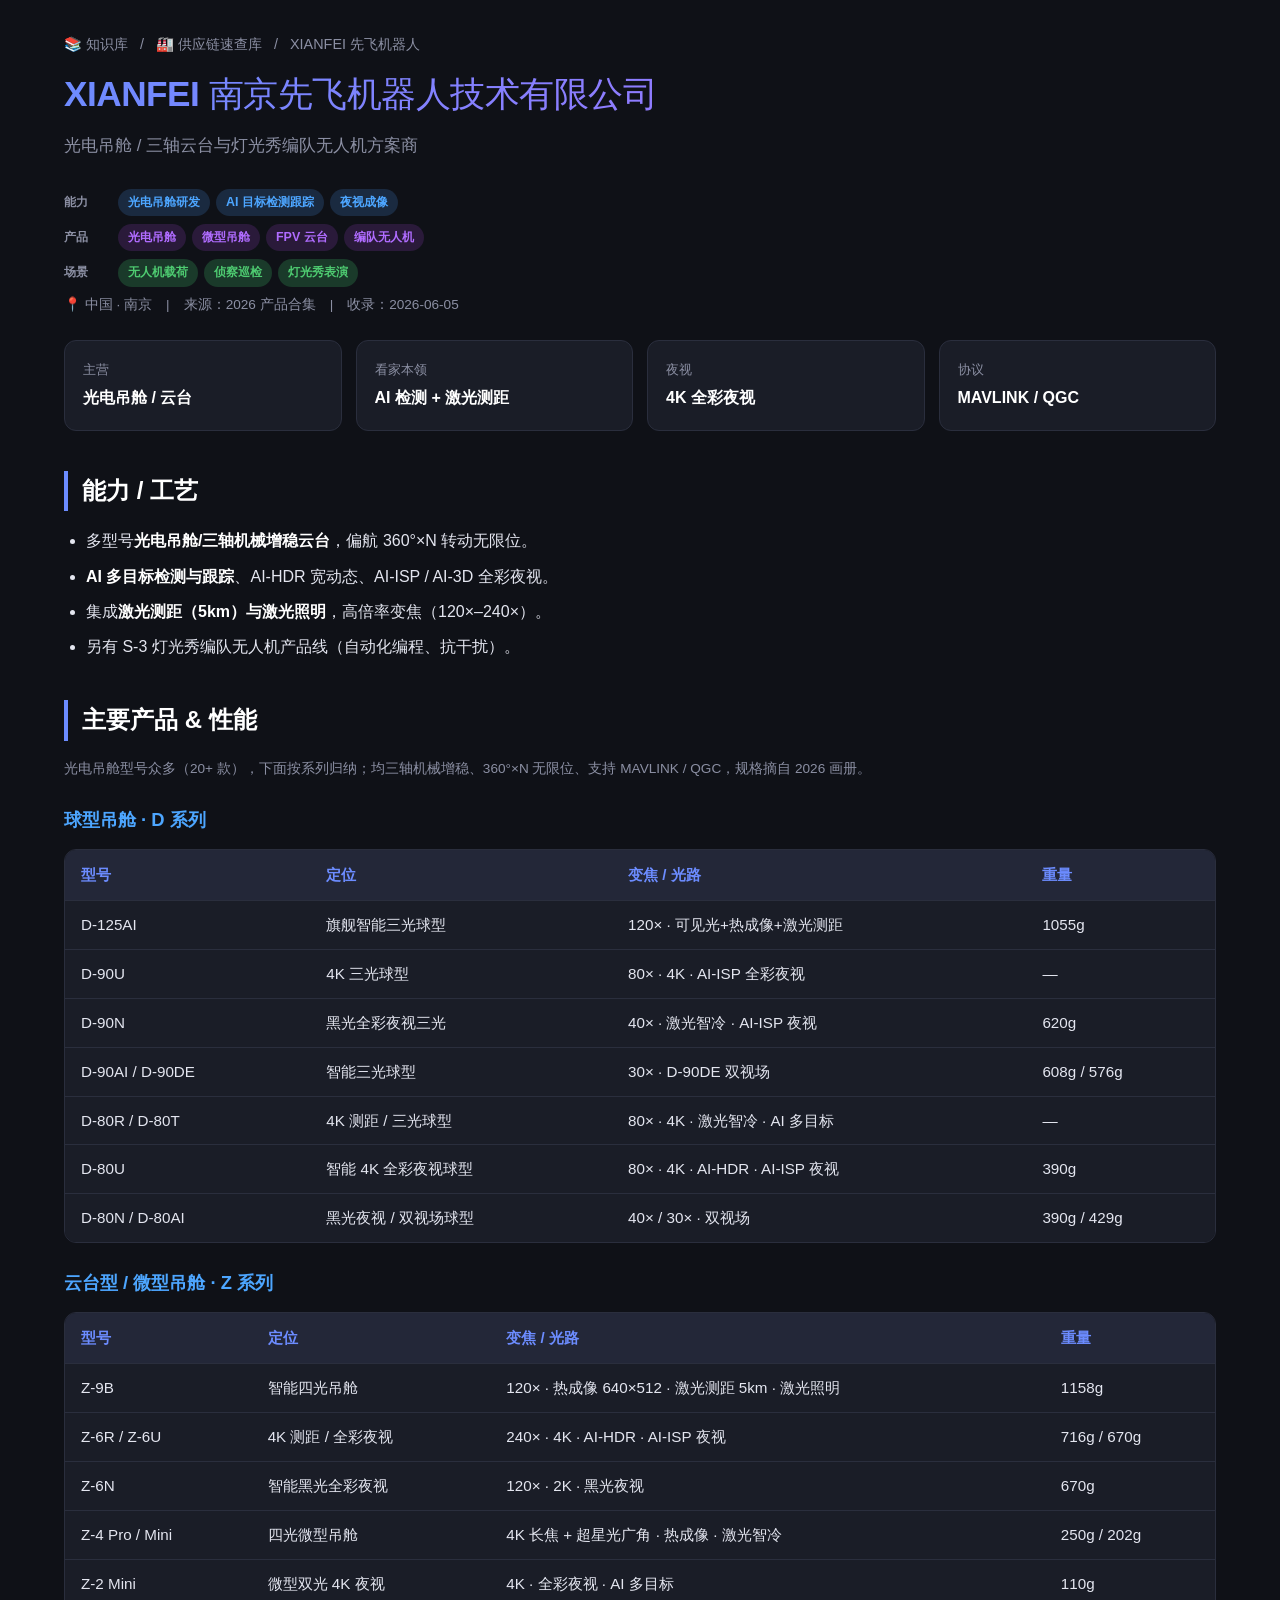
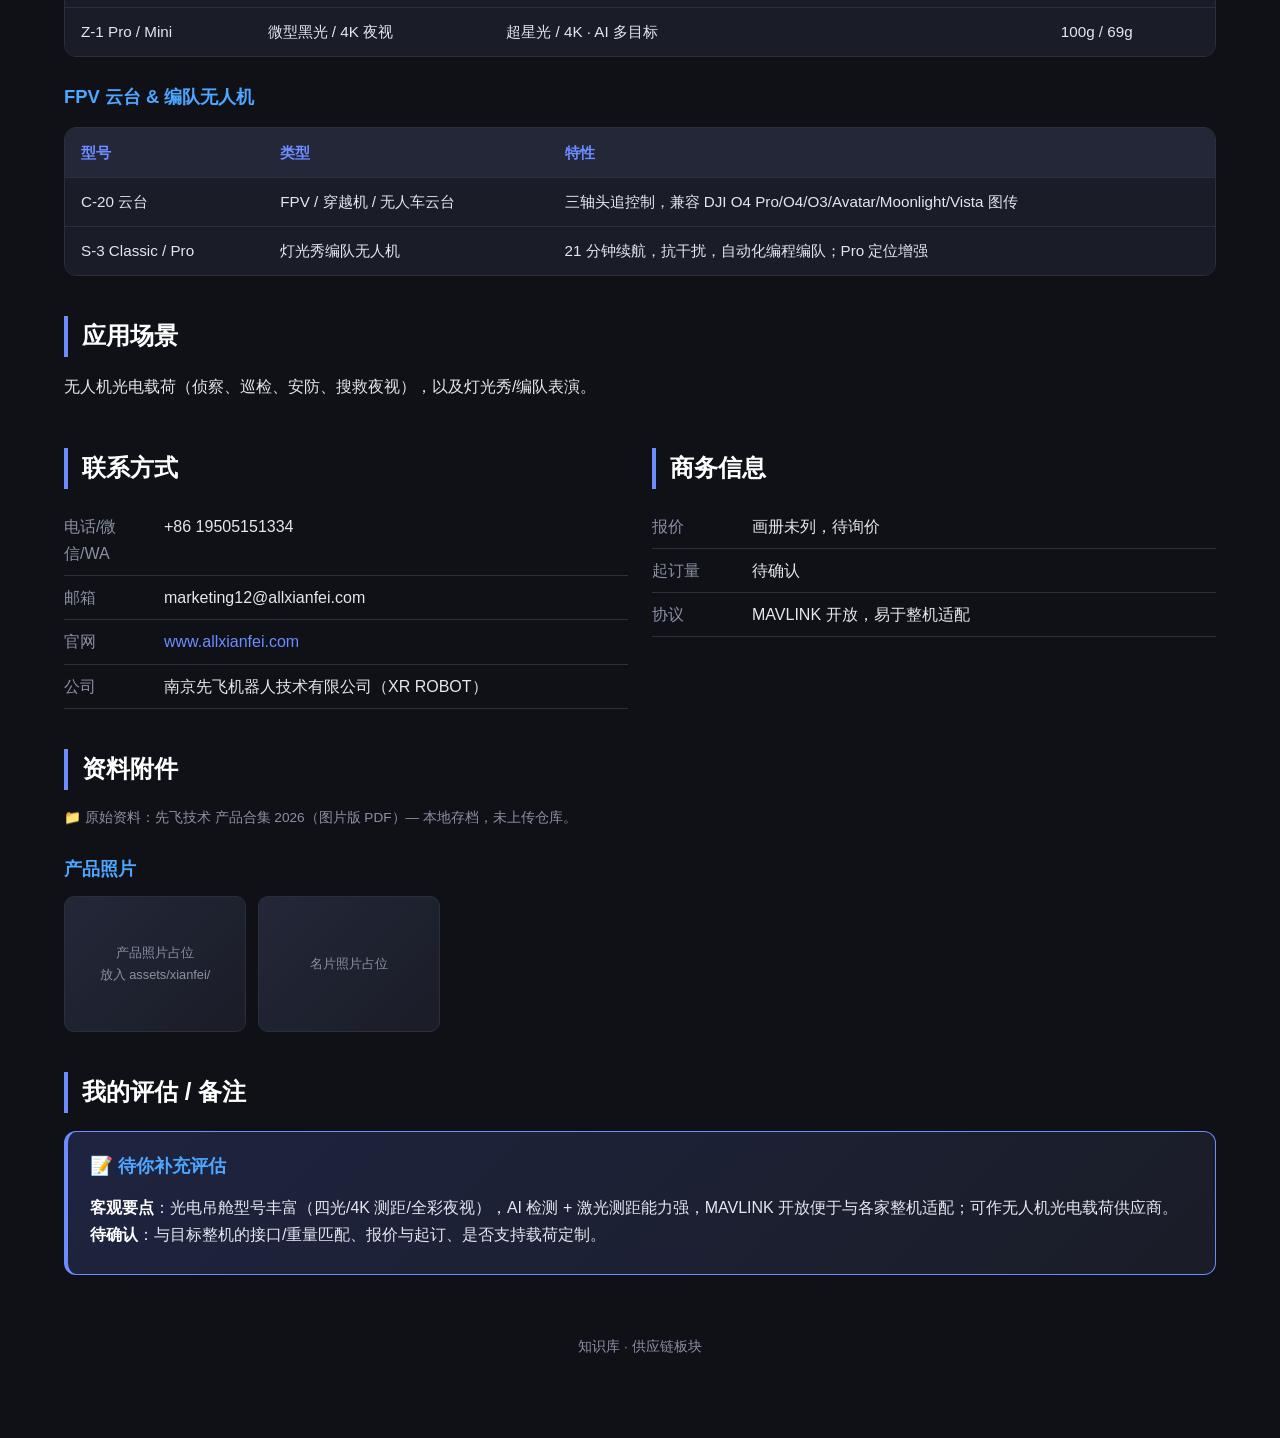
<file: supply-chain/companies/xianfei.html>
<!DOCTYPE html>
<html lang="zh-CN">
<head>
<meta charset="UTF-8">
<meta name="viewport" content="width=device-width, initial-scale=1.0">
<title>XIANFEI 先飞机器人 - 供应链速查库</title>
<link rel="stylesheet" href="../style.css">
</head>
<body>
<div class="container">

  <div class="topbar">
    <a href="../../index.html">📚 知识库</a><span>/</span>
    <a href="../index.html">🏭 供应链速查库</a><span>/</span>
    <span>XIANFEI 先飞机器人</span>
  </div>

  <div class="detail-head">
    <h1>XIANFEI <span class="cn">南京先飞机器人技术有限公司</span></h1>
  </div>
  <p class="subtitle">光电吊舱 / 三轴云台与灯光秀编队无人机方案商</p>
  <div class="tag-groups">
    <div class="tg-row"><span class="tg-label">能力</span><span class="tag cap">光电吊舱研发</span><span class="tag cap">AI 目标检测跟踪</span><span class="tag cap">夜视成像</span></div>
    <div class="tg-row"><span class="tg-label">产品</span><span class="tag cat">光电吊舱</span><span class="tag cat">微型吊舱</span><span class="tag cat">FPV 云台</span><span class="tag cat">编队无人机</span></div>
    <div class="tg-row"><span class="tg-label">场景</span><span class="tag scn">无人机载荷</span><span class="tag scn">侦察巡检</span><span class="tag scn">灯光秀表演</span></div>
  </div>
  <p class="detail-meta">📍 中国 · 南京　|　来源：2026 产品合集　|　收录：2026-06-05</p>

  <div class="hero-grid">
    <div class="hero-card"><div class="label">主营</div><div class="val">光电吊舱 / 云台</div></div>
    <div class="hero-card"><div class="label">看家本领</div><div class="val">AI 检测 + 激光测距</div></div>
    <div class="hero-card"><div class="label">夜视</div><div class="val">4K 全彩夜视</div></div>
    <div class="hero-card"><div class="label">协议</div><div class="val">MAVLINK / QGC</div></div>
  </div>

  <h2>能力 / 工艺</h2>
  <ul>
    <li>多型号<strong>光电吊舱/三轴机械增稳云台</strong>，偏航 360°×N 转动无限位。</li>
    <li><strong>AI 多目标检测与跟踪</strong>、AI-HDR 宽动态、AI-ISP / AI-3D 全彩夜视。</li>
    <li>集成<strong>激光测距（5km）与激光照明</strong>，高倍率变焦（120×–240×）。</li>
    <li>另有 S-3 灯光秀编队无人机产品线（自动化编程、抗干扰）。</li>
  </ul>

  <h2>主要产品 & 性能</h2>
  <p class="detail-meta">光电吊舱型号众多（20+ 款），下面按系列归纳；均三轴机械增稳、360°×N 无限位、支持 MAVLINK / QGC，规格摘自 2026 画册。</p>

  <h3>球型吊舱 · D 系列</h3>
  <div class="table-wrap">
    <table>
      <thead><tr><th>型号</th><th>定位</th><th>变焦 / 光路</th><th>重量</th></tr></thead>
      <tbody>
        <tr><td>D-125AI</td><td>旗舰智能三光球型</td><td>120× · 可见光+热成像+激光测距</td><td>1055g</td></tr>
        <tr><td>D-90U</td><td>4K 三光球型</td><td>80× · 4K · AI-ISP 全彩夜视</td><td>—</td></tr>
        <tr><td>D-90N</td><td>黑光全彩夜视三光</td><td>40× · 激光智冷 · AI-ISP 夜视</td><td>620g</td></tr>
        <tr><td>D-90AI / D-90DE</td><td>智能三光球型</td><td>30× · D-90DE 双视场</td><td>608g / 576g</td></tr>
        <tr><td>D-80R / D-80T</td><td>4K 测距 / 三光球型</td><td>80× · 4K · 激光智冷 · AI 多目标</td><td>—</td></tr>
        <tr><td>D-80U</td><td>智能 4K 全彩夜视球型</td><td>80× · 4K · AI-HDR · AI-ISP 夜视</td><td>390g</td></tr>
        <tr><td>D-80N / D-80AI</td><td>黑光夜视 / 双视场球型</td><td>40× / 30× · 双视场</td><td>390g / 429g</td></tr>
      </tbody>
    </table>
  </div>

  <h3>云台型 / 微型吊舱 · Z 系列</h3>
  <div class="table-wrap">
    <table>
      <thead><tr><th>型号</th><th>定位</th><th>变焦 / 光路</th><th>重量</th></tr></thead>
      <tbody>
        <tr><td>Z-9B</td><td>智能四光吊舱</td><td>120× · 热成像 640×512 · 激光测距 5km · 激光照明</td><td>1158g</td></tr>
        <tr><td>Z-6R / Z-6U</td><td>4K 测距 / 全彩夜视</td><td>240× · 4K · AI-HDR · AI-ISP 夜视</td><td>716g / 670g</td></tr>
        <tr><td>Z-6N</td><td>智能黑光全彩夜视</td><td>120× · 2K · 黑光夜视</td><td>670g</td></tr>
        <tr><td>Z-4 Pro / Mini</td><td>四光微型吊舱</td><td>4K 长焦 + 超星光广角 · 热成像 · 激光智冷</td><td>250g / 202g</td></tr>
        <tr><td>Z-2 Mini</td><td>微型双光 4K 夜视</td><td>4K · 全彩夜视 · AI 多目标</td><td>110g</td></tr>
        <tr><td>Z-1 Pro / Mini</td><td>微型黑光 / 4K 夜视</td><td>超星光 / 4K · AI 多目标</td><td>100g / 69g</td></tr>
      </tbody>
    </table>
  </div>

  <h3>FPV 云台 & 编队无人机</h3>
  <div class="table-wrap">
    <table>
      <thead><tr><th>型号</th><th>类型</th><th>特性</th></tr></thead>
      <tbody>
        <tr><td>C-20 云台</td><td>FPV / 穿越机 / 无人车云台</td><td>三轴头追控制，兼容 DJI O4 Pro/O4/O3/Avatar/Moonlight/Vista 图传</td></tr>
        <tr><td>S-3 Classic / Pro</td><td>灯光秀编队无人机</td><td>21 分钟续航，抗干扰，自动化编程编队；Pro 定位增强</td></tr>
      </tbody>
    </table>
  </div>

  <h2>应用场景</h2>
  <p>无人机光电载荷（侦察、巡检、安防、搜救夜视），以及灯光秀/编队表演。</p>

  <div class="two-col">
    <div>
      <h2>联系方式</h2>
      <ul class="contact-list">
        <li><span class="k">电话/微信/WA</span><span class="v">+86 19505151334</span></li>
        <li><span class="k">邮箱</span><span class="v">marketing12@allxianfei.com</span></li>
        <li><span class="k">官网</span><span class="v"><a href="https://www.allxianfei.com" target="_blank" rel="noopener">www.allxianfei.com</a></span></li>
        <li><span class="k">公司</span><span class="v">南京先飞机器人技术有限公司（XR ROBOT）</span></li>
      </ul>
    </div>
    <div>
      <h2>商务信息</h2>
      <ul class="contact-list">
        <li><span class="k">报价</span><span class="v">画册未列，待询价</span></li>
        <li><span class="k">起订量</span><span class="v">待确认</span></li>
        <li><span class="k">协议</span><span class="v">MAVLINK 开放，易于整机适配</span></li>
      </ul>
    </div>
  </div>

  <h2>资料附件</h2>
  <p class="detail-meta">📁 原始资料：先飞技术 产品合集 2026（图片版 PDF）— 本地存档，未上传仓库。</p>
  <h3>产品照片</h3>
  <div class="gallery">
    <div class="ph-box">产品照片占位<br>放入 assets/xianfei/</div>
    <div class="ph-box">名片照片占位</div>
  </div>

  <h2>我的评估 / 备注</h2>
  <div class="callout">
    <h3>📝 待你补充评估</h3>
    <p><strong>客观要点</strong>：光电吊舱型号丰富（四光/4K 测距/全彩夜视），AI 检测 + 激光测距能力强，MAVLINK 开放便于与各家整机适配；可作无人机光电载荷供应商。<br>
    <strong>待确认</strong>：与目标整机的接口/重量匹配、报价与起订、是否支持载荷定制。</p>
  </div>

  <footer>知识库 · 供应链板块</footer>
</div>
</body>
</html>
</file>
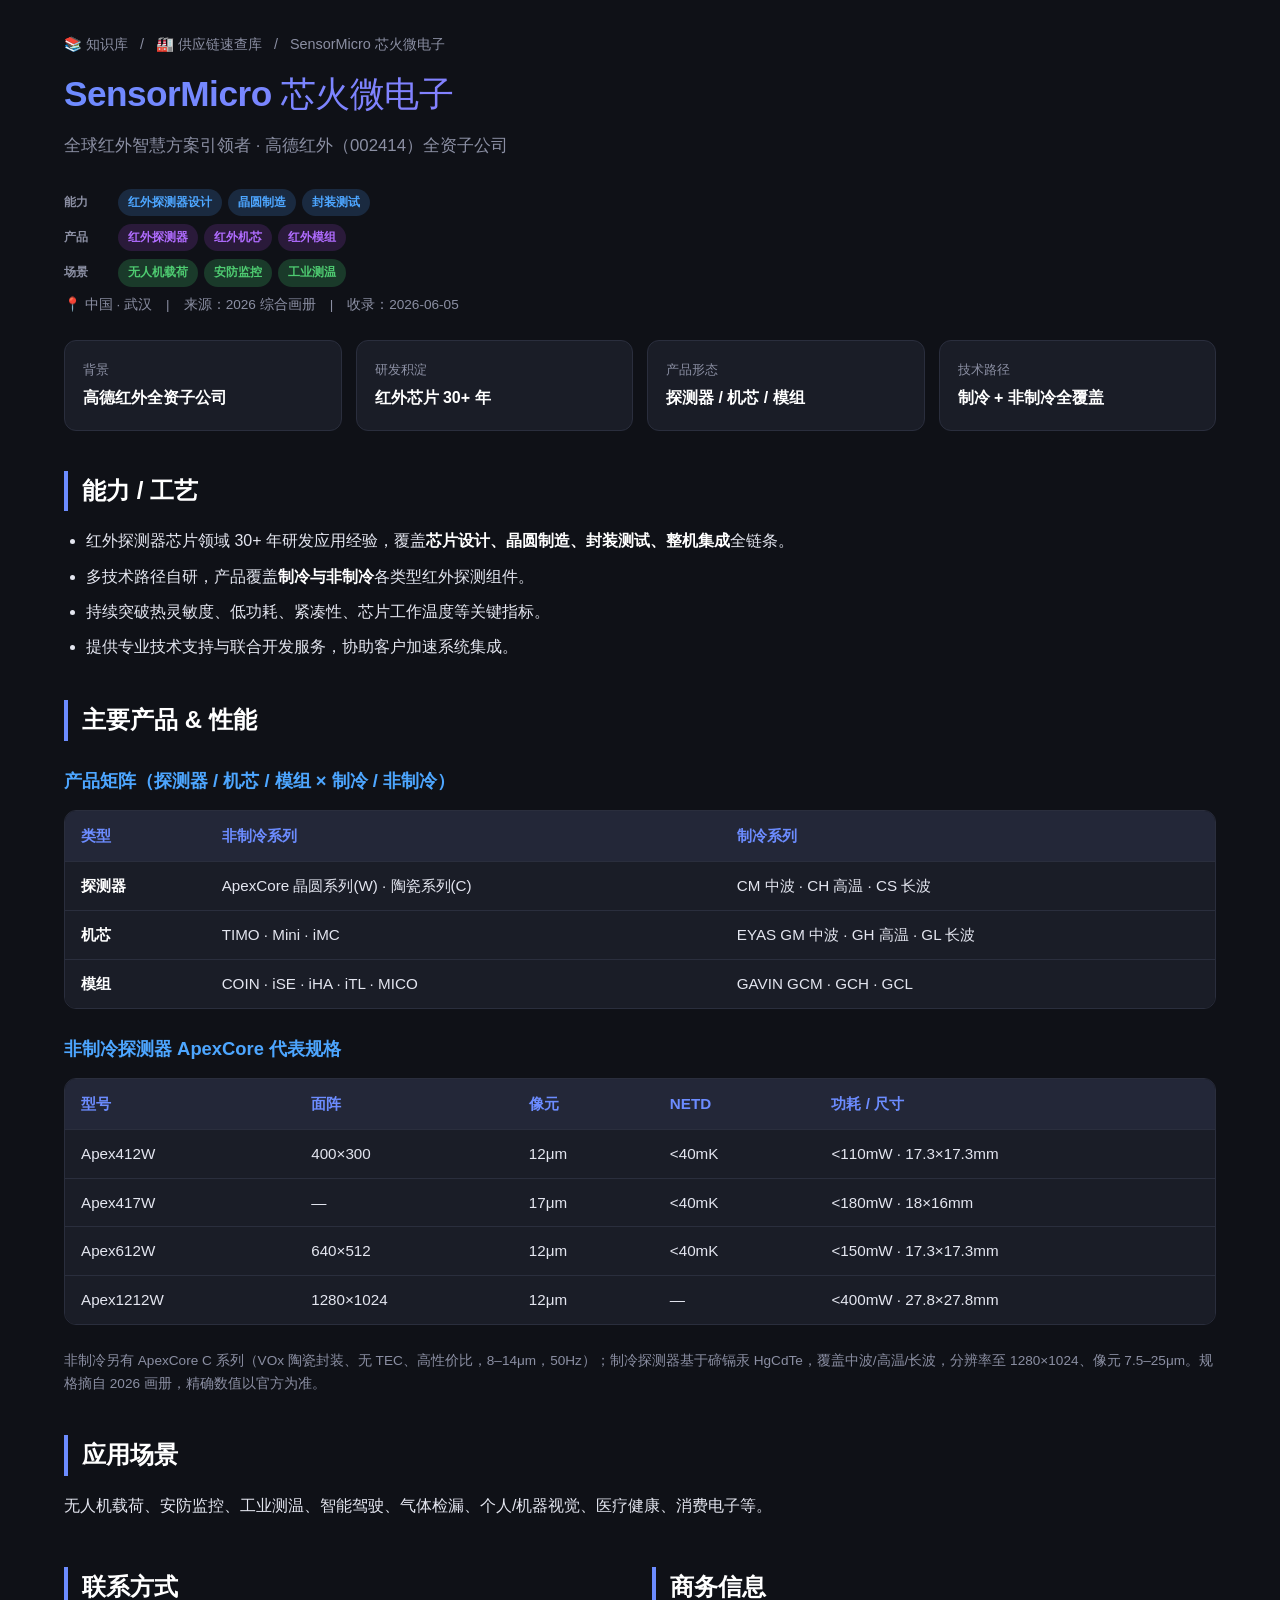
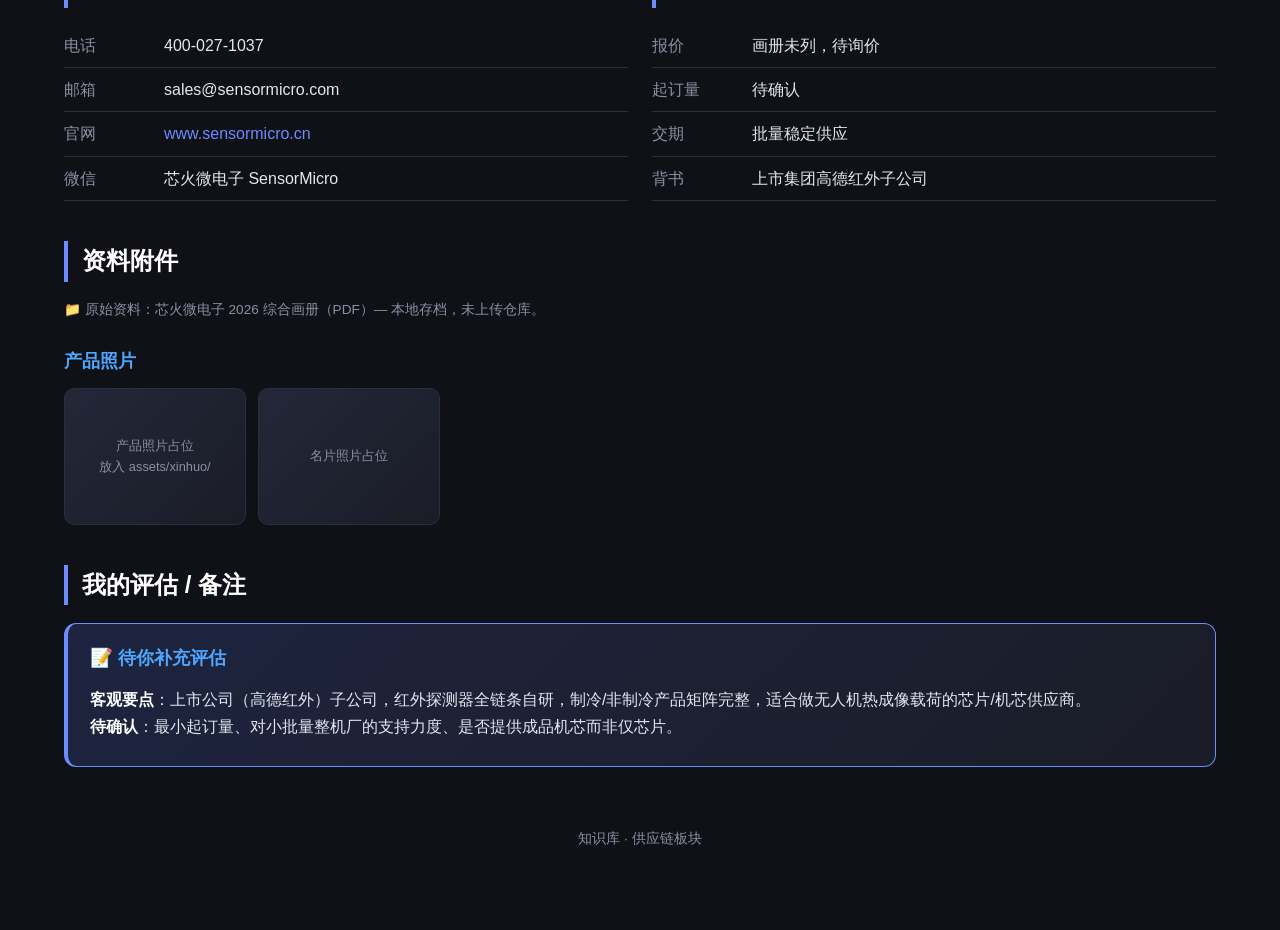
<file: supply-chain/companies/xinhuo.html>
<!DOCTYPE html>
<html lang="zh-CN">
<head>
<meta charset="UTF-8">
<meta name="viewport" content="width=device-width, initial-scale=1.0">
<title>SensorMicro 芯火微电子 - 供应链速查库</title>
<link rel="stylesheet" href="../style.css">
</head>
<body>
<div class="container">

  <div class="topbar">
    <a href="../../index.html">📚 知识库</a><span>/</span>
    <a href="../index.html">🏭 供应链速查库</a><span>/</span>
    <span>SensorMicro 芯火微电子</span>
  </div>

  <div class="detail-head">
    <h1>SensorMicro <span class="cn">芯火微电子</span></h1>
  </div>
  <p class="subtitle">全球红外智慧方案引领者 · 高德红外（002414）全资子公司</p>
  <div class="tag-groups">
    <div class="tg-row"><span class="tg-label">能力</span><span class="tag cap">红外探测器设计</span><span class="tag cap">晶圆制造</span><span class="tag cap">封装测试</span></div>
    <div class="tg-row"><span class="tg-label">产品</span><span class="tag cat">红外探测器</span><span class="tag cat">红外机芯</span><span class="tag cat">红外模组</span></div>
    <div class="tg-row"><span class="tg-label">场景</span><span class="tag scn">无人机载荷</span><span class="tag scn">安防监控</span><span class="tag scn">工业测温</span></div>
  </div>
  <p class="detail-meta">📍 中国 · 武汉　|　来源：2026 综合画册　|　收录：2026-06-05</p>

  <div class="hero-grid">
    <div class="hero-card"><div class="label">背景</div><div class="val">高德红外全资子公司</div></div>
    <div class="hero-card"><div class="label">研发积淀</div><div class="val">红外芯片 30+ 年</div></div>
    <div class="hero-card"><div class="label">产品形态</div><div class="val">探测器 / 机芯 / 模组</div></div>
    <div class="hero-card"><div class="label">技术路径</div><div class="val">制冷 + 非制冷全覆盖</div></div>
  </div>

  <h2>能力 / 工艺</h2>
  <ul>
    <li>红外探测器芯片领域 30+ 年研发应用经验，覆盖<strong>芯片设计、晶圆制造、封装测试、整机集成</strong>全链条。</li>
    <li>多技术路径自研，产品覆盖<strong>制冷与非制冷</strong>各类型红外探测组件。</li>
    <li>持续突破热灵敏度、低功耗、紧凑性、芯片工作温度等关键指标。</li>
    <li>提供专业技术支持与联合开发服务，协助客户加速系统集成。</li>
  </ul>

  <h2>主要产品 & 性能</h2>
  <h3>产品矩阵（探测器 / 机芯 / 模组 × 制冷 / 非制冷）</h3>
  <div class="table-wrap">
    <table>
      <thead><tr><th>类型</th><th>非制冷系列</th><th>制冷系列</th></tr></thead>
      <tbody>
        <tr><td><strong>探测器</strong></td><td>ApexCore 晶圆系列(W) · 陶瓷系列(C)</td><td>CM 中波 · CH 高温 · CS 长波</td></tr>
        <tr><td><strong>机芯</strong></td><td>TIMO · Mini · iMC</td><td>EYAS GM 中波 · GH 高温 · GL 长波</td></tr>
        <tr><td><strong>模组</strong></td><td>COIN · iSE · iHA · iTL · MICO</td><td>GAVIN GCM · GCH · GCL</td></tr>
      </tbody>
    </table>
  </div>

  <h3>非制冷探测器 ApexCore 代表规格</h3>
  <div class="table-wrap">
    <table>
      <thead><tr><th>型号</th><th>面阵</th><th>像元</th><th>NETD</th><th>功耗 / 尺寸</th></tr></thead>
      <tbody>
        <tr><td>Apex412W</td><td>400×300</td><td>12μm</td><td>&lt;40mK</td><td>&lt;110mW · 17.3×17.3mm</td></tr>
        <tr><td>Apex417W</td><td>—</td><td>17μm</td><td>&lt;40mK</td><td>&lt;180mW · 18×16mm</td></tr>
        <tr><td>Apex612W</td><td>640×512</td><td>12μm</td><td>&lt;40mK</td><td>&lt;150mW · 17.3×17.3mm</td></tr>
        <tr><td>Apex1212W</td><td>1280×1024</td><td>12μm</td><td>—</td><td>&lt;400mW · 27.8×27.8mm</td></tr>
      </tbody>
    </table>
  </div>
  <p class="detail-meta">非制冷另有 ApexCore C 系列（VOx 陶瓷封装、无 TEC、高性价比，8–14μm，50Hz）；制冷探测器基于碲镉汞 HgCdTe，覆盖中波/高温/长波，分辨率至 1280×1024、像元 7.5–25μm。规格摘自 2026 画册，精确数值以官方为准。</p>

  <h2>应用场景</h2>
  <p>无人机载荷、安防监控、工业测温、智能驾驶、气体检漏、个人/机器视觉、医疗健康、消费电子等。</p>

  <div class="two-col">
    <div>
      <h2>联系方式</h2>
      <ul class="contact-list">
        <li><span class="k">电话</span><span class="v">400-027-1037</span></li>
        <li><span class="k">邮箱</span><span class="v">sales@sensormicro.com</span></li>
        <li><span class="k">官网</span><span class="v"><a href="https://www.sensormicro.cn" target="_blank" rel="noopener">www.sensormicro.cn</a></span></li>
        <li><span class="k">微信</span><span class="v">芯火微电子 SensorMicro</span></li>
      </ul>
    </div>
    <div>
      <h2>商务信息</h2>
      <ul class="contact-list">
        <li><span class="k">报价</span><span class="v">画册未列，待询价</span></li>
        <li><span class="k">起订量</span><span class="v">待确认</span></li>
        <li><span class="k">交期</span><span class="v">批量稳定供应</span></li>
        <li><span class="k">背书</span><span class="v">上市集团高德红外子公司</span></li>
      </ul>
    </div>
  </div>

  <h2>资料附件</h2>
  <p class="detail-meta">📁 原始资料：芯火微电子 2026 综合画册（PDF）— 本地存档，未上传仓库。</p>
  <h3>产品照片</h3>
  <div class="gallery">
    <div class="ph-box">产品照片占位<br>放入 assets/xinhuo/</div>
    <div class="ph-box">名片照片占位</div>
  </div>

  <h2>我的评估 / 备注</h2>
  <div class="callout">
    <h3>📝 待你补充评估</h3>
    <p><strong>客观要点</strong>：上市公司（高德红外）子公司，红外探测器全链条自研，制冷/非制冷产品矩阵完整，适合做无人机热成像载荷的芯片/机芯供应商。<br>
    <strong>待确认</strong>：最小起订量、对小批量整机厂的支持力度、是否提供成品机芯而非仅芯片。</p>
  </div>

  <footer>知识库 · 供应链板块</footer>
</div>
</body>
</html>
</file>
<file: supply-chain/style.css>
/* ============================================================
   知识库 · 供应链板块 共享样式
   深色主题，沿用现有报告页的设计语言
   ============================================================ */
:root {
  --bg: #0f1117;
  --card: #1a1d27;
  --card-hover: #22263a;
  --border: #2a2e3d;
  --text: #e4e6f0;
  --text-dim: #8b8fa3;
  --accent: #6c8cff;
  --accent2: #ff6c6c;
  --green: #4ecb71;
  --yellow: #ffc847;
  --blue: #4da6ff;
  --purple: #b06cff;
  --orange: #ff8c42;
  --red: #ff5757;
  --radius: 12px;
}

* { margin: 0; padding: 0; box-sizing: border-box; }

body {
  font-family: -apple-system, BlinkMacSystemFont, 'Segoe UI', 'PingFang SC', 'Microsoft YaHei', sans-serif;
  background: var(--bg);
  color: var(--text);
  line-height: 1.7;
}

a { color: var(--accent); text-decoration: none; }
a:hover { text-decoration: underline; }

.container { max-width: 1200px; margin: 0 auto; padding: 32px 24px 80px; }

/* ---------- 顶部返回条 ---------- */
.topbar {
  display: flex;
  align-items: center;
  gap: 12px;
  font-size: 0.9em;
  color: var(--text-dim);
  margin-bottom: 8px;
}
.topbar a { color: var(--text-dim); }
.topbar a:hover { color: var(--accent); text-decoration: none; }

/* ---------- 标题 ---------- */
h1 {
  font-size: 2.2em;
  font-weight: 800;
  background: linear-gradient(135deg, var(--accent), var(--purple));
  -webkit-background-clip: text;
  -webkit-text-fill-color: transparent;
  letter-spacing: -0.5px;
}
.subtitle { color: var(--text-dim); font-size: 1.05em; margin: 6px 0 28px; }

h2 {
  font-size: 1.5em;
  font-weight: 700;
  margin: 40px 0 16px;
  padding-left: 14px;
  border-left: 4px solid var(--accent);
  color: #fff;
}
h3 { font-size: 1.15em; font-weight: 600; margin: 24px 0 12px; color: var(--blue); }
p, li { color: var(--text); margin-bottom: 8px; }
ul { margin-left: 22px; }
strong { color: #fff; }

/* ---------- 搜索 + 筛选 ---------- */
.search-box {
  width: 100%;
  padding: 14px 18px;
  font-size: 1em;
  background: var(--card);
  border: 1px solid var(--border);
  border-radius: var(--radius);
  color: var(--text);
  outline: none;
  transition: border-color 0.2s;
}
.search-box:focus { border-color: var(--accent); }
.search-box::placeholder { color: var(--text-dim); }

.filter-group { margin: 18px 0; }
.filter-group .flabel {
  font-size: 0.85em;
  color: var(--text-dim);
  font-weight: 600;
  margin-bottom: 8px;
  display: block;
}
.chips { display: flex; flex-wrap: wrap; gap: 8px; }

/* 可点击筛选 chip */
.chip {
  display: inline-block;
  background: #232738;
  color: var(--text-dim);
  padding: 5px 13px;
  border-radius: 20px;
  font-size: 0.85em;
  font-weight: 600;
  cursor: pointer;
  border: 1px solid transparent;
  user-select: none;
  transition: all 0.15s;
}
.chip:hover { color: var(--text); border-color: var(--border); }
.chip.active { background: #2a3566; color: #fff; border-color: var(--accent); }

.result-bar {
  display: flex;
  justify-content: space-between;
  align-items: center;
  margin: 24px 0 16px;
  color: var(--text-dim);
  font-size: 0.9em;
}
.btn-clear {
  background: none;
  border: 1px solid var(--border);
  color: var(--text-dim);
  padding: 5px 12px;
  border-radius: 8px;
  cursor: pointer;
  font-size: 0.85em;
}
.btn-clear:hover { color: var(--text); border-color: var(--accent); }

/* ---------- 公司卡片网格 ---------- */
.grid {
  display: grid;
  grid-template-columns: repeat(auto-fill, minmax(300px, 1fr));
  gap: 18px;
}
.company-card {
  background: var(--card);
  border: 1px solid var(--border);
  border-radius: var(--radius);
  padding: 22px;
  display: flex;
  flex-direction: column;
  gap: 10px;
  text-decoration: none;
  color: var(--text);
  transition: transform 0.2s, border-color 0.2s, box-shadow 0.2s;
}
.company-card:hover {
  transform: translateY(-4px);
  border-color: var(--accent);
  box-shadow: 0 8px 32px rgba(108,140,255,0.15);
  text-decoration: none;
}
.company-card .cc-name { font-size: 1.2em; font-weight: 700; color: #fff; }
.company-card .cc-region { font-size: 0.82em; color: var(--text-dim); font-weight: 400; }
/* 主营一句话：卡片主角，正文色、稍大，方便一眼看懂 */
.company-card .cc-summary { font-size: 0.95em; color: var(--text); line-height: 1.65; flex: 1; }
.tag-more { display: inline-block; padding: 3px 8px; border-radius: 20px; font-size: 0.78em; color: var(--text-dim); background: #232738; }

/* 详情页：标签按维度分组展示 */
.tag-groups { display: flex; flex-direction: column; gap: 8px; margin: 4px 0 2px; }
.tg-row { display: flex; align-items: center; flex-wrap: wrap; gap: 6px; }
.tg-label {
  font-size: 0.78em; color: var(--text-dim); font-weight: 600;
  width: 48px; flex-shrink: 0;
}

.no-result { color: var(--text-dim); padding: 40px 0; text-align: center; }

/* ---------- 标签（展示用，分三色） ---------- */
.tags { display: flex; flex-wrap: wrap; gap: 6px; }
.tag {
  display: inline-block;
  padding: 3px 10px;
  border-radius: 20px;
  font-size: 0.78em;
  font-weight: 600;
}
.tag.cap { background: #1a2a40; color: var(--blue); }       /* 能力/工艺 */
.tag.cat { background: #2a1a3a; color: var(--purple); }     /* 产品类别 */
.tag.scn { background: #1a3a2a; color: var(--green); }      /* 应用场景 */

/* ---------- 详情页：信息块 ---------- */
.hero-grid {
  display: grid;
  grid-template-columns: repeat(auto-fit, minmax(180px, 1fr));
  gap: 14px;
  margin: 24px 0;
}
.hero-card {
  background: var(--card);
  border: 1px solid var(--border);
  border-radius: var(--radius);
  padding: 18px;
}
.hero-card .label { color: var(--text-dim); font-size: 0.8em; margin-bottom: 4px; }
.hero-card .val { font-size: 1em; color: #fff; font-weight: 600; }

.table-wrap {
  overflow-x: auto;
  margin: 14px 0 24px;
  border-radius: var(--radius);
  border: 1px solid var(--border);
}
table { width: 100%; border-collapse: collapse; font-size: 0.95em; background: var(--card); }
th {
  background: #232738; color: var(--accent); font-weight: 600;
  text-align: left; padding: 12px 16px; white-space: nowrap;
}
td { padding: 11px 16px; border-top: 1px solid var(--border); color: var(--text); }
tr:hover td { background: var(--card-hover); }

.callout {
  background: linear-gradient(135deg, #1e2440, #1a1d27);
  border: 1px solid var(--accent);
  border-left: 4px solid var(--accent);
  border-radius: var(--radius);
  padding: 18px 22px;
  margin: 18px 0;
}
.callout.success { border-color: var(--green); border-left-color: var(--green); background: linear-gradient(135deg, #1a2a20, #1a1d27); }
.callout.warn { border-color: var(--yellow); border-left-color: var(--yellow); background: linear-gradient(135deg, #2a2520, #1a1d27); }
.callout h3 { margin-top: 0; }

/* ---------- 详情页：联系方式 ---------- */
.contact-list { list-style: none; margin-left: 0; }
.contact-list li {
  display: flex; gap: 10px; padding: 8px 0;
  border-bottom: 1px solid var(--border); margin: 0;
}
.contact-list .k { width: 90px; color: var(--text-dim); flex-shrink: 0; }
.contact-list .v { color: var(--text); }

/* ---------- 详情页：资料附件 ---------- */
.gallery { display: grid; grid-template-columns: repeat(auto-fill, minmax(160px, 1fr)); gap: 12px; margin: 12px 0; }
.gallery img, .ph-box {
  width: 100%; aspect-ratio: 4/3; object-fit: cover;
  border-radius: 10px; border: 1px solid var(--border);
}
/* 占位图（无真实图片时用） */
.ph-box {
  display: flex; align-items: center; justify-content: center;
  background: linear-gradient(135deg, #232738, #1a1d27);
  color: var(--text-dim); font-size: 0.8em; text-align: center; padding: 8px;
}
.file-list { list-style: none; margin-left: 0; }
.file-list li { margin: 0; }
.file-link {
  display: flex; align-items: center; gap: 10px;
  padding: 12px 16px; margin: 8px 0;
  background: var(--card); border: 1px solid var(--border);
  border-radius: 10px; color: var(--text);
}
.file-link:hover { border-color: var(--accent); text-decoration: none; }
.file-link .ico { font-size: 1.3em; }
.file-link .meta { color: var(--text-dim); font-size: 0.82em; margin-left: auto; }

/* ---------- 详情页顶部标签条 ---------- */
.detail-head { margin: 8px 0 8px; }
.detail-head .cn { color: var(--text-dim); font-size: 1em; font-weight: 500; }
.detail-meta { color: var(--text-dim); font-size: 0.85em; margin: 6px 0 14px; }

.two-col { display: grid; grid-template-columns: 1fr 1fr; gap: 24px; }
@media (max-width: 800px) {
  .two-col { grid-template-columns: 1fr; }
  h1 { font-size: 1.7em; }
}

footer { margin-top: 60px; color: var(--text-dim); font-size: 0.85em; text-align: center; }

/* 示例水印提示 */
.demo-note {
  background: #2a2520; border: 1px dashed var(--yellow);
  color: var(--yellow); padding: 10px 16px; border-radius: 10px;
  font-size: 0.85em; margin-bottom: 20px;
}
</file>
